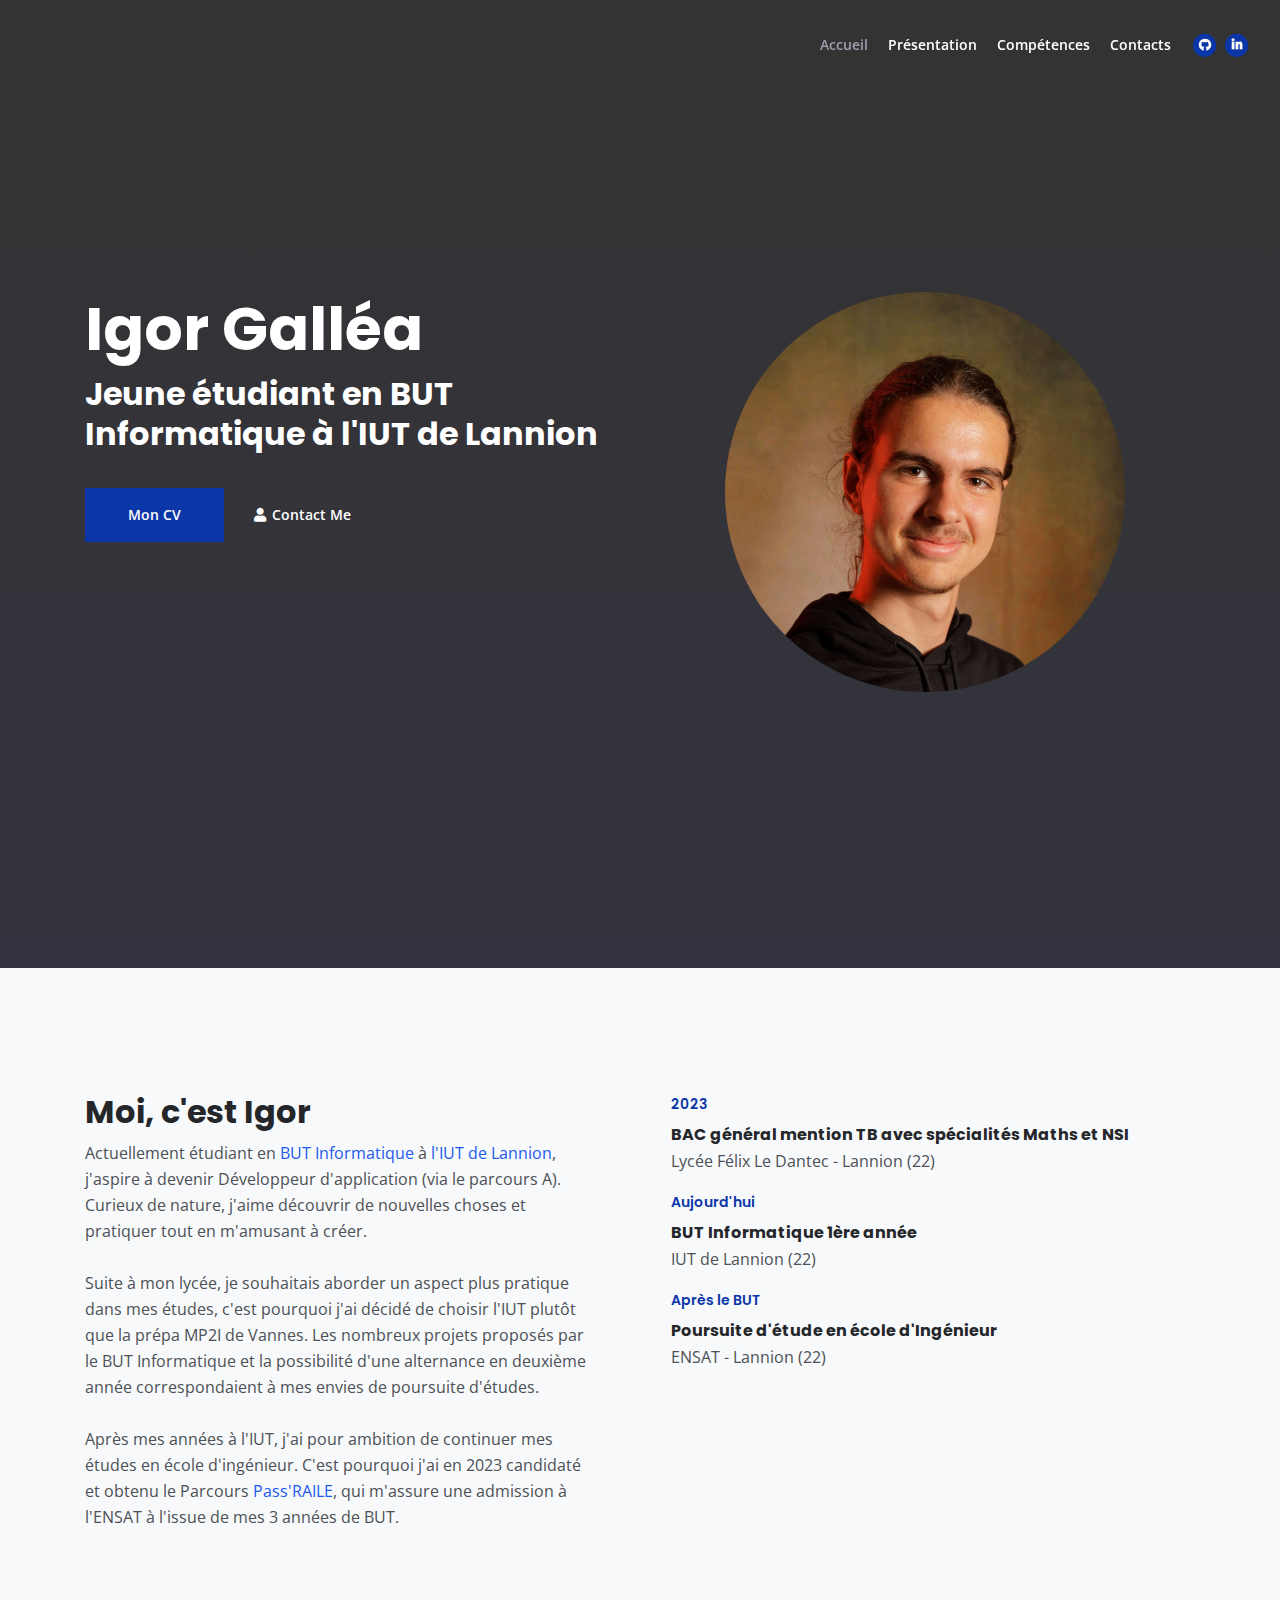
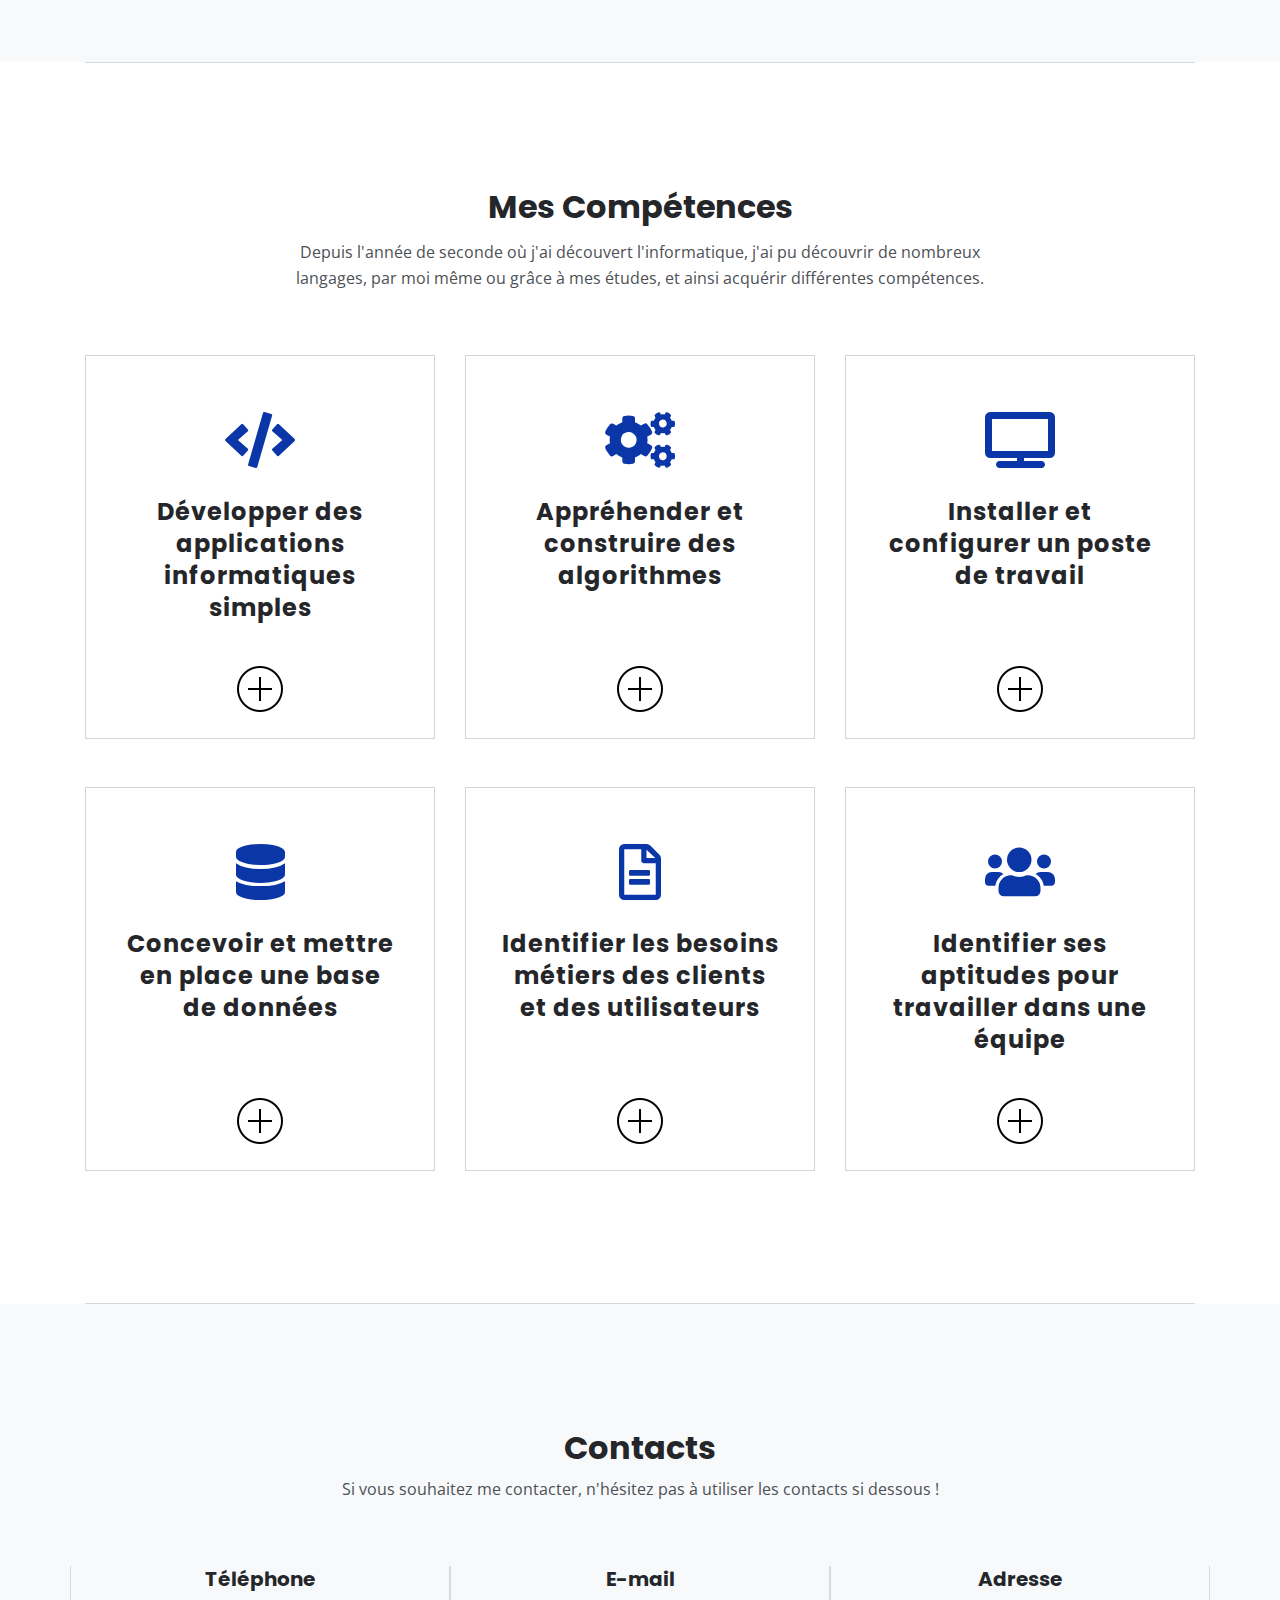
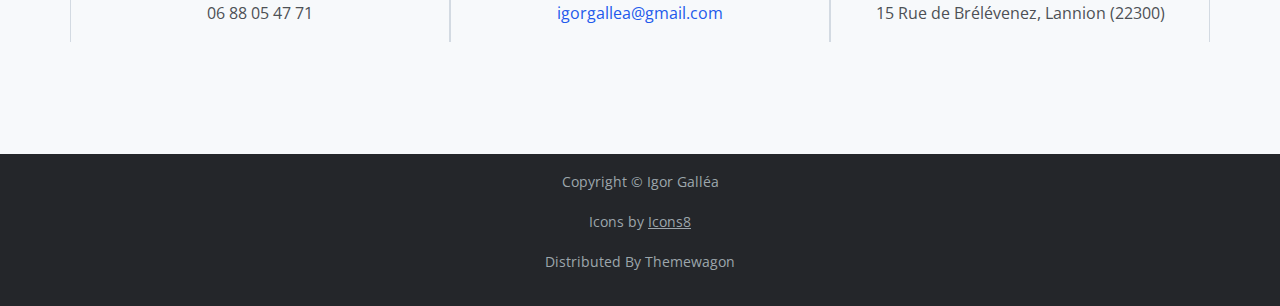
<file: index.html>
<!DOCTYPE html>
<html lang="fr">
<head>
    <meta charset="utf-8">
    <meta name="viewport" content="width=device-width, initial-scale=1, shrink-to-fit=no">
    
    <!-- SEO Meta Tags -->
    <meta name="description" content="Mon portofolio">
    <meta name="author" content="Igor GALLEA">

    <!-- OG Meta Tags to improve the way the post looks when you share the page on Facebook, Twitter, LinkedIn -->
	<meta property="og:site_name" content="" /> <!-- website name -->
	<meta property="og:site" content="" /> <!-- website link -->
	<meta property="og:title" content=""/> <!-- title shown in the actual shared post -->
	<meta property="og:description" content="" /> <!-- description shown in the actual shared post -->
	<meta property="og:image" content="" /> <!-- image link, make sure it's jpg -->
	<meta property="og:url" content="" /> <!-- where do you want your post to link to -->
	<meta name="twitter:card" content="summary_large_image"> <!-- to have large image post format in Twitter -->

    <!-- Webpage Title -->
    <title>Portfolio Igor Galléa</title>
    
    <!-- Styles -->
    <link rel="preconnect" href="https://fonts.gstatic.com">
    <link href="https://fonts.googleapis.com/css2?family=Open+Sans:ital,wght@0,400;0,600;0,700;1,400&family=Poppins:wght@600&display=swap" rel="stylesheet">
    <link href="css/bootstrap.css" rel="stylesheet">
    <link href="css/fontawesome-all.css" rel="stylesheet">
	<link href="css/styles.css" rel="stylesheet">
	
	<!-- Favicon  -->
    <link rel="icon" href="images/I.png">
</head>
<body data-spy="scroll" data-target=".fixed-top">
    
    <!-- Navigation -->
    <nav class="navbar navbar-expand-lg fixed-top navbar-dark">
        <div class="container">
            

            <button class="navbar-toggler p-0 border-0" type="button" data-toggle="offcanvas">
                <span class="navbar-toggler-icon"></span>
            </button>

            <div class="navbar-collapse offcanvas-collapse" id="navbarsExampleDefault">
                <ul class="navbar-nav ml-auto">
                    <li class="nav-item">
                        <a class="nav-link page-scroll" href="#header">Accueil<span class="sr-only">(current)</span></a>
                    </li>
                    <li class="nav-item">
                        <a class="nav-link page-scroll" href="#about">Présentation</a>
                    </li>
                    <li class="nav-item">
                        <a class="nav-link page-scroll" href="#services">Compétences</a>
                    </li>
                    <li class="nav-item">
                        <a class="nav-link page-scroll" href="#contact">Contacts</a>
                    </li>
                </ul>
                <span class="nav-item social-icons">
                    <span class="fa-stack">
                        <a href="https://github.com/Wayhnn">
                            <i class="fas fa-circle fa-stack-2x"></i>
                            <i class="fab fa-github fa-stack-1x"></i>
                        </a>
                    </span>
                    <span class="fa-stack">
                        <a href="https://www.linkedin.com/in/igor-gall%C3%A9a-70b321303/">
                            <i class="fas fa-circle fa-stack-2x"></i>
                            <i class="fab fa-linkedin-in fa-stack-1x"></i>
                        </a>
                    </span>
                </span>
            </div> <!-- end of navbar-collapse -->
        </div> <!-- end of container -->
    </nav> <!-- end of navbar -->
    <!-- end of navigation -->


    <!-- Header -->
    <header id="header" class="header">
        <div class="container">
            <div class="row">
                <div class="col-lg-6">
                    <div class="text-container">
                        <h1 class="h1-large">Igor Galléa</h1>
                        <h2 class="header-desc">Jeune étudiant en BUT Informatique à l'IUT de Lannion</h2>
                        <a class="btn-solid-lg" href="fic/Igor_Gallea_CV.pdf" target="_blank">Mon CV</a>
                        <a class="btn-outline-lg page-scroll" href="#contact"><i class="fas fa-user"></i>Contact Me</a>
                    </div> <!-- end of text-container -->
                </div> <!-- end of col -->
                <div class="col-lg-6">
                    <div class="container">
                        <img src="images/igor-gallea-profil.jpg" alt="Igor Galléa">
                    </div>
                </div> <!-- end of col -->
            </div> <!-- end of row -->
        </div> <!-- end of container -->
    </header> <!-- end of header -->
    <!-- end of header -->


    <!-- About-->
    <div id="about" class="basic-1 bg-gray">
        <div class="container">
            <div class="row">
                <div class="col-lg-6">
                    <div class="text-container first">
                        <h2>Moi, c'est Igor</h2>
                        <p>Actuellement étudiant en <a href="fic/programme.pdf" class="blue no-line" target="_blank">BUT Informatique</a> à <a href="https://iut-lannion.univ-rennes.fr" class="blue no-line" target="_blank">l'IUT de Lannion</a>, j'aspire à devenir Développeur d'application (via le parcours A). 
                            Curieux de nature, j'aime découvrir de nouvelles choses et pratiquer tout en m'amusant à créer.
                            <br>
                            <br>
                            Suite à mon lycée, je souhaitais aborder un aspect plus pratique dans mes études, c'est pourquoi j'ai décidé de choisir l'IUT plutôt que la prépa MP2I de Vannes.
                            Les nombreux projets proposés par le BUT Informatique et la possibilité d'une alternance en deuxième année correspondaient à mes envies de poursuite d'études. 
                            <br>
                            <br>
                            Après mes années à l'IUT, j'ai pour ambition de continuer mes études en école d'ingénieur.
                            C'est pourquoi j'ai en 2023 candidaté et obtenu le Parcours <a href="fic/admission_passraile_igor_gallea.pdf" class="blue no-line" target="_blank">Pass'RAILE</a>, qui m'assure une admission à l'ENSAT à l'issue de mes 3 années de BUT.</p>
                    </div> <!-- end of text-container -->
                </div> <!-- end of col -->
                <div class="col-lg-6">
                    <div class="text-container second">
                        <div class="time">2023</div>
                        <h6>BAC général mention TB avec spécialités
                            Maths et NSI</h6>
                        <p>Lycée Félix Le Dantec - Lannion (22)</p>

                        <div class="time">Aujourd'hui</div>
                        <h6>BUT Informatique 1ère année</h6>
                        <p>IUT de Lannion (22)</p>

                        <div class="time">Après le BUT</div>
                        <h6>Poursuite d'étude en école d'Ingénieur</h6>
                        <p><a href="admission_passraile_igor_gallea.pdf" class="no-line" target="_blank">ENSAT</a> - Lannion (22)</p>
                    </div> <!-- end of text-container -->
                </div> <!-- end of col -->
            </div> <!-- end of row -->
        </div> <!-- end of container -->
    </div> <!-- end of basic-1 -->
    <!-- end of about -->

    

    <!-- Section Divider -->
    <div class="container">
        <div class="row">
            <div class="col-lg-12">
                <hr class="section-divider">
            </div> <!-- end of col -->
        </div> <!-- end of row -->
    </div> <!-- end of container -->
    <!-- end of section divider -->

    <!-- Services -->
    <div id="services" class="basic-2">
        <div class="container">
            <div class="row">
                <div class="col-lg-12">
                    <h2 class="h2-heading">Mes Compétences</h2>
                    <p class="p-heading">Depuis l'année de seconde où j'ai découvert l'informatique, j'ai pu découvrir de nombreux langages, par moi même ou grâce à mes études, et ainsi acquérir différentes compétences.<p>
                </div> <!-- end of col -->
            </div> <!-- end of row -->
            <div class="row">
                <div class="col-lg-4">
                    <div class="text-box">
                        <i class="fas fa-code"></i>
                        <h4>Développer des applications informatiques simples</h4>
                        <a href="competence1.html"><img src="images/icons8-plus-50.png"> </a>
                    </div> <!-- end of text-box -->
                </div> <!-- end of col -->
                <div class="col-lg-4">
                    <div class="text-box">
                        <i class="fas fa-cogs"></i>
                        <h4>Appréhender et construire des algorithmes</h4>
                        <a href="competence2.html"><img src="images/icons8-plus-50.png"> </a>
                    </div> <!-- end of text-box -->
                </div> <!-- end of col -->
                <div class="col-lg-4">
                    <div class="text-box">
                        <i class="fas fa-tv"></i>
                        <h4>Installer et configurer un poste de travail</h4>
                        <a href="competence3.html"><img src="images/icons8-plus-50.png"> </a>
                    </div> <!-- end of text-box -->
                </div> <!-- end of col -->
                <div class="col-lg-4">
                    <div class="text-box">
                        <i class="fas fa-database"></i>
                        <h4>Concevoir et mettre en place une base de données</h4>
                        <a href="competence4.html"><img src="images/icons8-plus-50.png"> </a>
                    </div> <!-- end of text-box -->
                </div> <!-- end of col -->
                <div class="col-lg-4">
                    <div class="text-box">
                        <i class="far fa-file-alt"></i>
                        <h4>Identifier les besoins métiers des clients et des utilisateurs</h4>
                        <a href="competence5.html"><img src="images/icons8-plus-50.png"> </a>
                    </div> <!-- end of text-box -->
                </div> <!-- end of col -->
                <div class="col-lg-4">
                    <div class="text-box">
                        <i class="fas fa-users"></i>
                        <h4>Identifier ses aptitudes pour travailler dans une équipe</h4>
                        <a href="competence6.html"><img src="images/icons8-plus-50.png"> </a>
                    </div> <!-- end of text-box -->
                </div> <!-- end of col -->
            </div> <!-- end of row -->
        </div> <!-- end of container -->
    </div> <!-- end of basic-2 -->
    <!-- end of services -->

    

    <!-- Section Divider -->
    <div class="container">
        <div class="row">
            <div class="col-lg-12">
                <hr class="section-divider">
            </div> <!-- end of col -->
        </div> <!-- end of row -->
    </div> <!-- end of container -->
    <!-- end of section divider -->

    <!-- Contact -->
    <div id="contact" class="form-1 bg-gray">
        <div class="container">
            <div class="row">
                <div class="col-lg-12">
                    <h2>Contacts</h2>
                    <p class="p-heading">Si vous souhaitez me contacter, n'hésitez pas à utiliser les contacts si dessous !</p>
                </div> <!-- end of col -->
            </div> <!-- end of row -->
            <div class="row">
                <div class="col-lg-4">
                    <h5>Téléphone</h5>
                    <p>06 88 05 47 71</p>
                </div> <!-- end of col -->
                <div class="col-lg-4">
                    <h5>E-mail</h5>
                    <p><a href="mailto:igorgallea@gmail.com" class="blue no-line">igorgallea@gmail.com</a></p>
                </div>
                <div class="col-lg-4">
                    <h5>Adresse</h5>
                    <p>15 Rue de Brélévenez, Lannion (22300)</p>
                </div>
            </div> <!-- end of row -->
        </div> <!-- end of container -->
    </div> <!-- end of form-1 -->  
    <!-- end of contact -->
 
    <!-- Copyright -->
    <div class="copyright bg-gray">
        <div class="container">
            <div class="row">
                <div class="col-lg-12">
                    <p class="p-small">Copyright © <a class="no-line" href="#your-link">Igor Galléa</a></p>
                </div> <!-- end of col -->
            </div> <!-- enf of row -->
        </div> <!-- end of container -->

        <div class="container">
            <div class="row">
                <div class="col-lg-12">
                    <p class="p-small">Icons by <a target="_blank" href="https://icons8.com">Icons8</a></p>
                    <p class="p-small">Distributed By <a class="no-line" href="https://themewagon.com/">Themewagon</a></p>
                </div> <!-- end of col -->
            </div> <!-- enf of row -->
        </div> <!-- end of container -->
         
    </div> <!-- end of copyright --> 
    <!-- end of copyright -->
    
    	
    <!-- Scripts -->
    <script src="js/jquery.min.js"></script> <!-- jQuery for Bootstrap's JavaScript plugins -->
    <script src="js/bootstrap.min.js"></script> <!-- Bootstrap framework -->
    <script src="js/jquery.easing.min.js"></script> <!-- jQuery Easing for smooth scrolling between anchors -->
    <script src="js/scripts.js"></script> <!-- Custom scripts -->
</body>
</html>
</file>
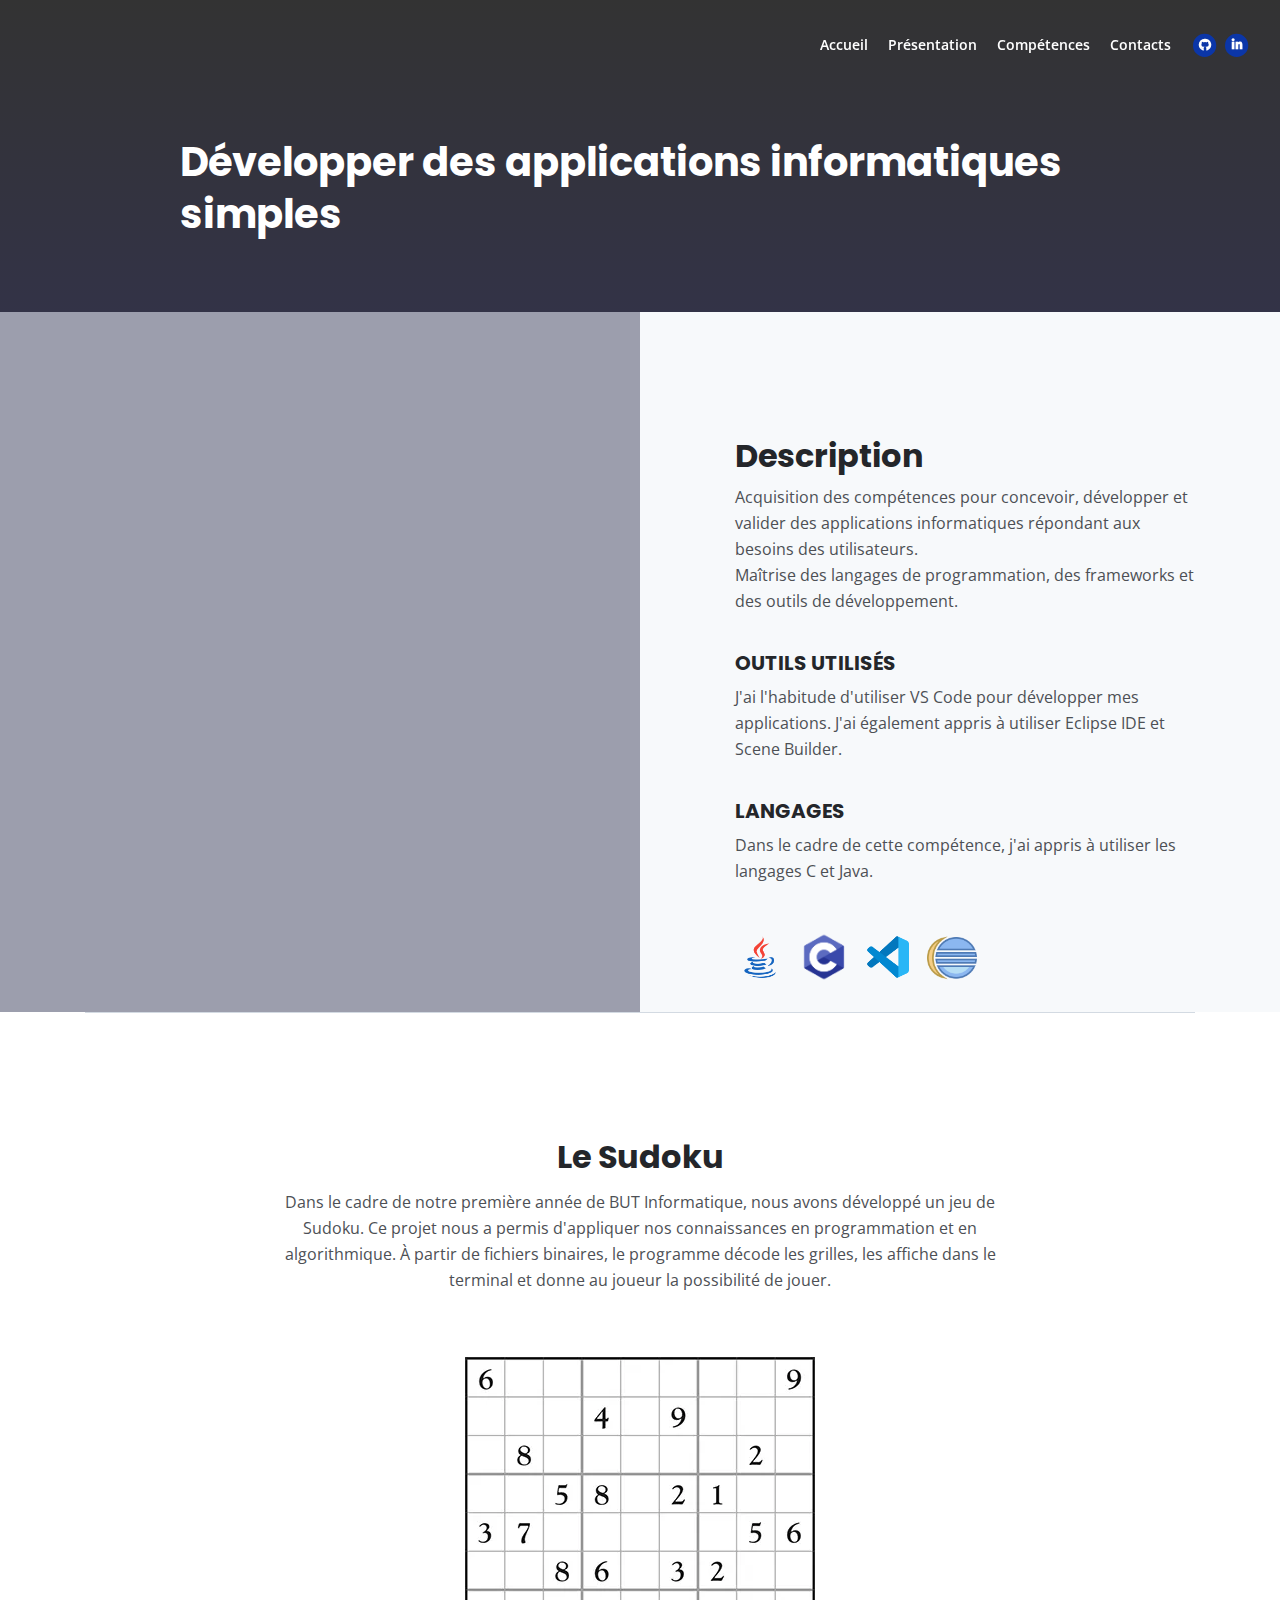
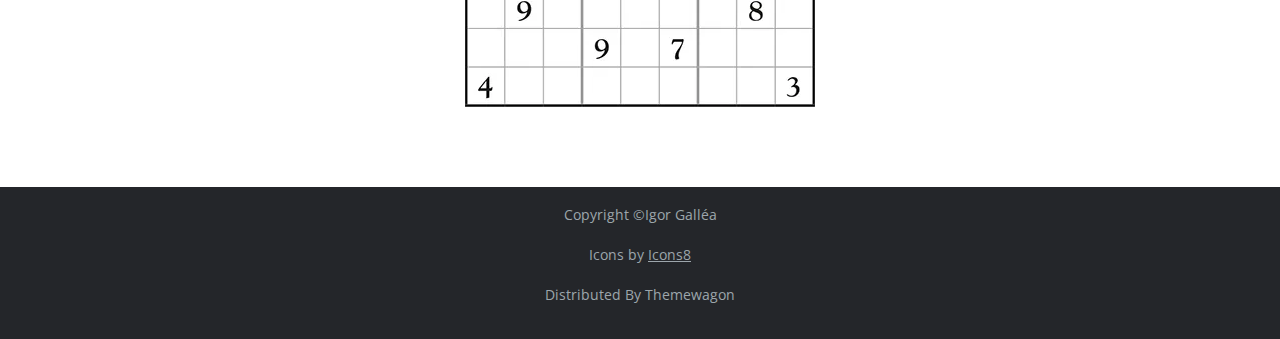
<file: competence1.html>
<!DOCTYPE html>
<html lang="en">
<head>
    <meta charset="utf-8">
    <meta name="viewport" content="width=device-width, initial-scale=1, shrink-to-fit=no">
    
    <!-- SEO Meta Tags -->
    <meta name="description" content="Your description">
    <meta name="author" content="Your name">

    <!-- OG Meta Tags to improve the way the post looks when you share the page on Facebook, Twitter, LinkedIn -->
	<meta property="og:site_name" content="" /> <!-- website name -->
	<meta property="og:site" content="" /> <!-- website link -->
	<meta property="og:title" content=""/> <!-- title shown in the actual shared post -->
	<meta property="og:description" content="" /> <!-- description shown in the actual shared post -->
	<meta property="og:image" content="" /> <!-- image link, make sure it's jpg -->
	<meta property="og:url" content="" /> <!-- where do you want your post to link to -->
	<meta name="twitter:card" content="summary_large_image"> <!-- to have large image post format in Twitter -->

    <!-- Webpage Title -->
    <title>Développer des applications</title>
    
    <!-- Styles -->
    <link rel="preconnect" href="https://fonts.gstatic.com">
    <link href="https://fonts.googleapis.com/css2?family=Open+Sans:ital,wght@0,400;0,600;0,700;1,400&family=Poppins:wght@600&display=swap" rel="stylesheet">
    <link href="css/bootstrap.css" rel="stylesheet">
    <link href="css/fontawesome-all.css" rel="stylesheet">
	<link href="css/styles.css" rel="stylesheet">
    <link href="css/competence.css" rel="stylesheet">
	
	<!-- Favicon  -->
    <link rel="icon" href="images/I.png">
</head>
<body data-spy="scroll" data-target=".fixed-top">
    
    <!-- Navigation -->
    <nav class="navbar navbar-expand-lg fixed-top navbar-dark">
        <div class="container">

            <button class="navbar-toggler p-0 border-0" type="button" data-toggle="offcanvas">
                <span class="navbar-toggler-icon"></span>
            </button>

            <div class="navbar-collapse offcanvas-collapse" id="navbarsExampleDefault">
                <ul class="navbar-nav ml-auto">
                    <li class="nav-item">
                        <a class="nav-link page-scroll" href="index.html#header">Accueil<span class="sr-only">(current)</span></a>
                    </li>
                    <li class="nav-item">
                        <a class="nav-link page-scroll" href="index.html#about">Présentation</a>
                    </li>
                    <li class="nav-item">
                        <a class="nav-link page-scroll" href="index.html#services">Compétences</a>
                    </li>
                    <li class="nav-item">
                        <a class="nav-link page-scroll" href="index.html#contact">Contacts</a>
                    </li>
                </ul>
                <span class="nav-item social-icons">
                    <span class="fa-stack">
                        <a href="https://github.com/Wayhnn">
                            <i class="fas fa-circle fa-stack-2x"></i>
                            <i class="fab fa-github fa-stack-1x"></i>
                        </a>
                    </span>
                    <span class="fa-stack">
                        <a href="https://www.linkedin.com/in/igor-gall%C3%A9a-70b321303/">
                            <i class="fas fa-circle fa-stack-2x"></i>
                            <i class="fab fa-linkedin-in fa-stack-1x"></i>
                        </a>
                    </span>
                </span>
            </div> <!-- end of navbar-collapse -->
        </div> <!-- end of container -->
    </nav> <!-- end of navbar -->
    <!-- end of navigation -->


    <!-- Header -->
    <header class="ex-header">
        <div class="container">
            <div class="row">
                <div class="col-xl-10 offset-xl-1">
                    <h1>Développer des applications informatiques simples</h1>
                </div> <!-- end of col -->
            </div> <!-- end of row -->
        </div> <!-- end of container -->
    </header> <!-- end of ex-header -->
    <!-- end of header -->

    <!-- Details -->
     
    <div class="basic-2 bg-gray">
        <div class="split">
            <div class="area-1">
                <div class="container"></div>
            </div><div class="area-2 ">
                <div class="container">    
                    <div class="row">
                        <div class="col-lg-12">     
                            
                            <!-- Text Container -->
                            <div class="text-container">
                                <h2>Description</h2>
                                <p>Acquisition des compétences pour concevoir, développer et valider des applications informatiques répondant aux besoins des utilisateurs.
                                    <br>Maîtrise des langages de programmation, des frameworks et des outils de développement.</p>
                                <h5>OUTILS UTILISÉS</h5>
                                <p>J'ai l'habitude d'utiliser VS Code pour développer mes applications. J'ai également appris à utiliser Eclipse IDE et Scene Builder.</p>
                                <h5>LANGAGES</h5>
                                <p>Dans le cadre de cette compétence, j'ai appris à utiliser les langages C et Java.</p>                                
                                
                                <div class="icons-container">
                                    <img src="images/icon-java-96.png" alt="alternative">
                                    <img src="images/icon-C.png" alt="alternative">
                                    <img src="images/icon-visual-studio-code-96.png" alt="alternative">
                                    <img src="images/icon-java-eclipse-80.png" alt="alternative">
                                </div> <!-- end of icons-container -->
                            </div> <!-- end of text-container -->
                            <!-- end of text container -->

                        </div> <!-- end of col -->
                    </div> <!-- end of row -->
                </div> <!-- end of container -->
            </div> <!-- end of area-2 -->
        </div> <!-- end of split -->
        <!-- end of details -->
    </div>

    <!-- Section Divider -->
    <div class="container">
        <div class="row">
            <div class="col-lg-12">
                <hr class="section-divider">
            </div> <!-- end of col -->
        </div> <!-- end of row -->
    </div> <!-- end of container -->
    <!-- end of section divider -->

    <!-- Projet 1 -->
    <div id="projects" class="basic-3">
        <div class="container">
            <div class="row">
                <div class="col-lg-12">
                    <div class="text-container">
                        <div class="col-lg-12">
                            <h2 class="h2-heading">Le Sudoku</h2>
                            <p class="p-heading">Dans le cadre de notre première année de BUT Informatique, nous avons développé un jeu de Sudoku. Ce projet nous a permis d'appliquer nos connaissances en programmation et en algorithmique. À partir de fichiers binaires, le programme décode les grilles, les affiche dans le terminal et donne au joueur la possibilité de jouer.</p>
                        </div> <!-- end of col -->                        
                        <div class="image-container">
                            <a href="https://github.com/Wayhnn/SAE-101">
                                <img class="img-fluid" src="images/sudoku-grille-vide.webp" alt="alternative">
                            </a>
                        </div> <!-- end of image-container -->
                    </div> <!-- end of text-container -->
                </div> <!-- end of col -->
            </div> <!-- end of row -->
        </div> <!-- end of container -->
    </div> <!-- end of basic-3 -->
    <!-- end of projects -->

    <!-- Copyright -->
    <div class="copyright bg-gray">
        <div class="container">
            <div class="row">
                <div class="col-lg-12">
                    <p class="p-small">Copyright ©<a class="no-line" href="#your-link">Igor Galléa</a></p>
                </div> <!-- end of col -->
            </div> <!-- enf of row -->
        </div> <!-- end of container -->

        <div class="container">
            <div class="row">
                <div class="col-lg-12">
                    <p class="p-small">Icons by <a target="_blank" href="https://icons8.com">Icons8</a></p>
                    <p class="p-small">Distributed By <a class="no-line" href="https://themewagon.com/">Themewagon</a></p>
                </div> <!-- end of col -->
            </div> <!-- enf of row -->
        </div> <!-- end of container -->
        
    </div> <!-- end of copyright --> 
    <!-- end of copyright -->
    
    	
    <!-- Scripts -->
    <script src="js/jquery.min.js"></script> <!-- jQuery for Bootstrap's JavaScript plugins -->
    <script src="js/bootstrap.min.js"></script> <!-- Bootstrap framework -->
    <script src="js/jquery.easing.min.js"></script> <!-- jQuery Easing for smooth scrolling between anchors -->
    <script src="js/scripts.js"></script> <!-- Custom scripts -->
</body>
</html>
</file>
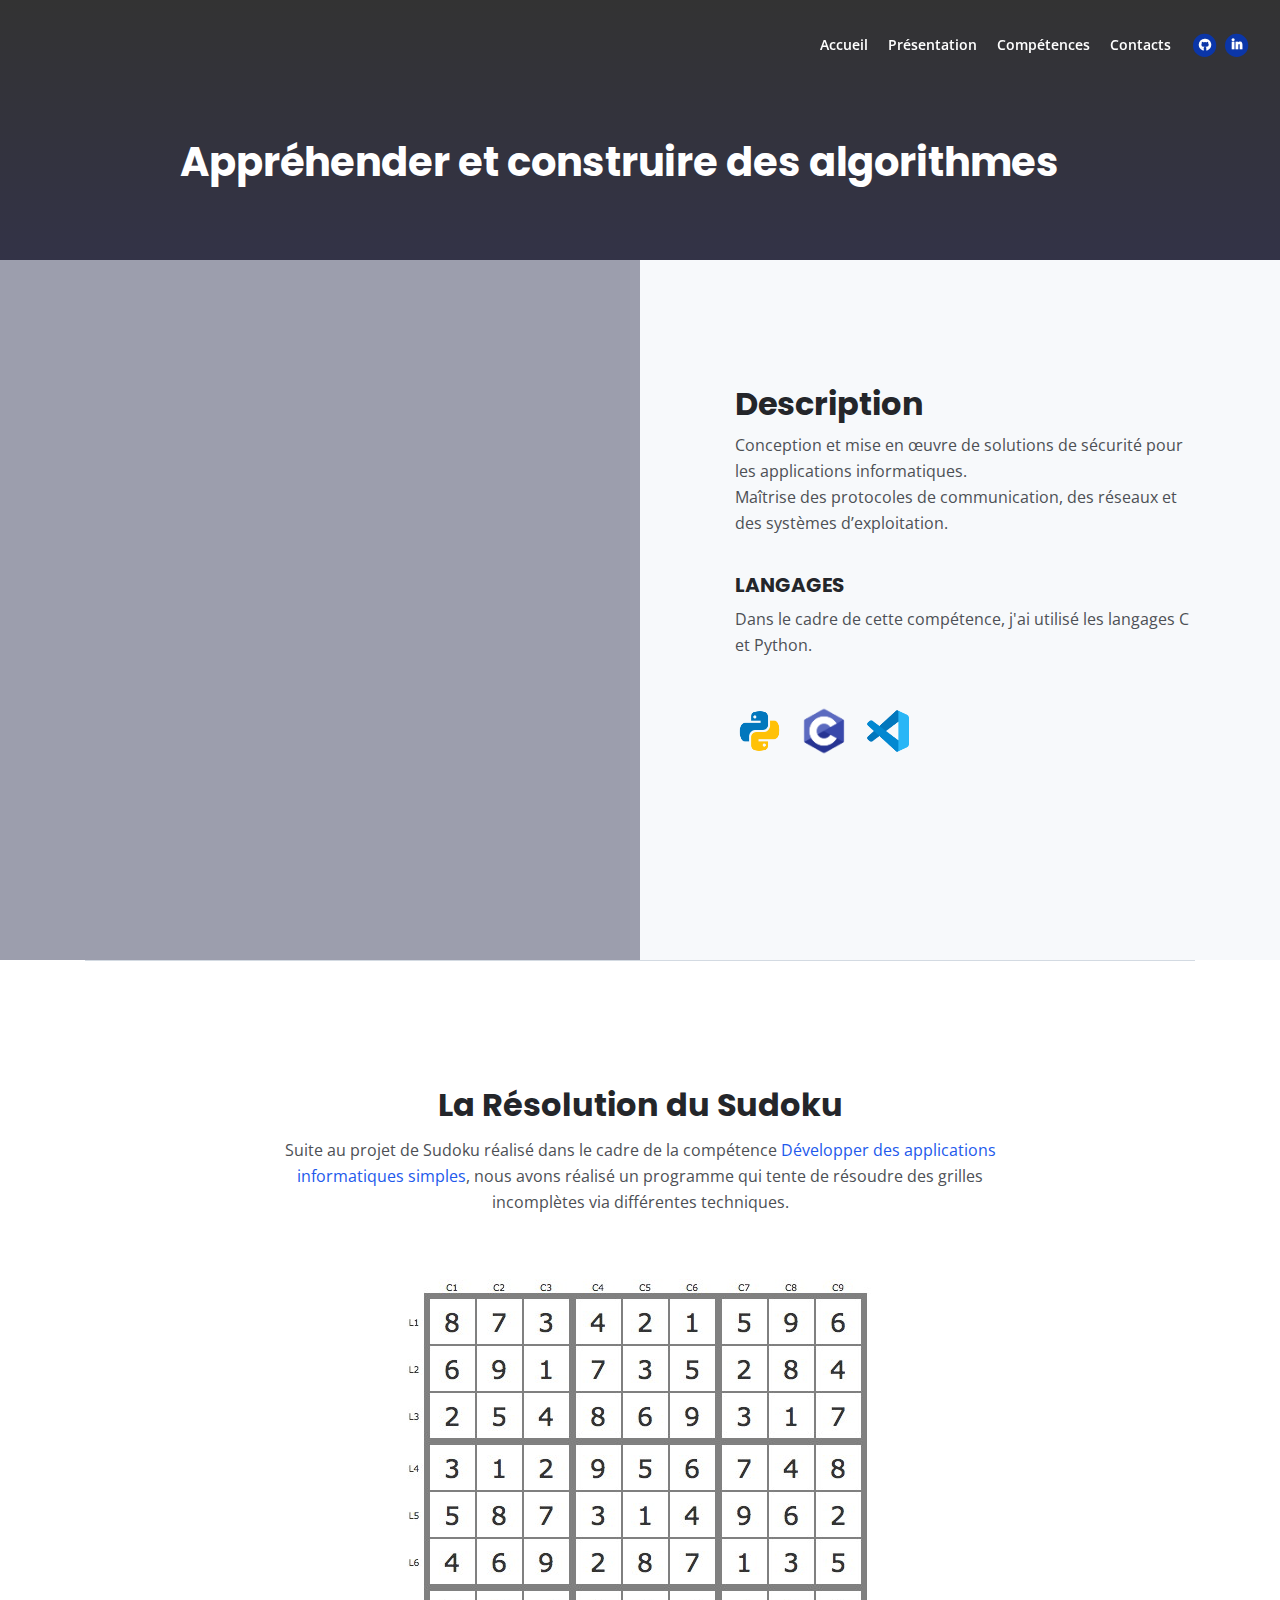
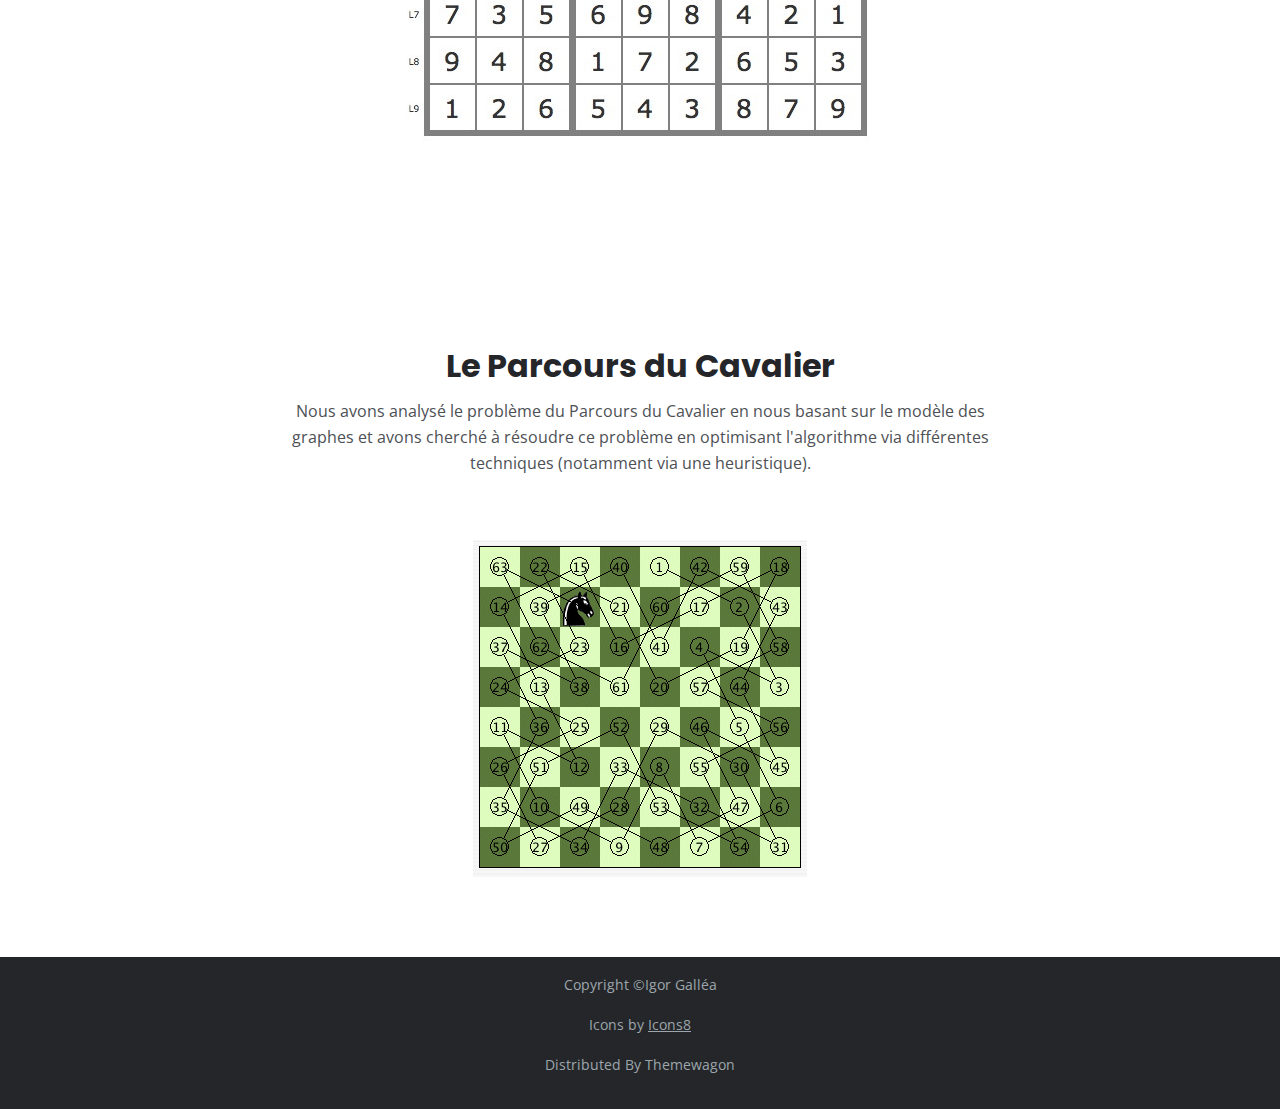
<file: competence2.html>
<!DOCTYPE html>
<html lang="en">
<head>
    <meta charset="utf-8">
    <meta name="viewport" content="width=device-width, initial-scale=1, shrink-to-fit=no">
    
    <!-- SEO Meta Tags -->
    <meta name="description" content="Your description">
    <meta name="author" content="Your name">

    <!-- OG Meta Tags to improve the way the post looks when you share the page on Facebook, Twitter, LinkedIn -->
	<meta property="og:site_name" content="" /> <!-- website name -->
	<meta property="og:site" content="" /> <!-- website link -->
	<meta property="og:title" content=""/> <!-- title shown in the actual shared post -->
	<meta property="og:description" content="" /> <!-- description shown in the actual shared post -->
	<meta property="og:image" content="" /> <!-- image link, make sure it's jpg -->
	<meta property="og:url" content="" /> <!-- where do you want your post to link to -->
	<meta name="twitter:card" content="summary_large_image"> <!-- to have large image post format in Twitter -->

    <!-- Webpage Title -->
    <title>Construire des Algorithmes</title>
    
    <!-- Styles -->
    <link rel="preconnect" href="https://fonts.gstatic.com">
    <link href="https://fonts.googleapis.com/css2?family=Open+Sans:ital,wght@0,400;0,600;0,700;1,400&family=Poppins:wght@600&display=swap" rel="stylesheet">
    <link href="css/bootstrap.css" rel="stylesheet">
    <link href="css/fontawesome-all.css" rel="stylesheet">
	<link href="css/styles.css" rel="stylesheet">
    <link href="css/competence.css" rel="stylesheet">
	
	<!-- Favicon  -->
    <link rel="icon" href="images/I.png">
</head>
<body data-spy="scroll" data-target=".fixed-top">
    
    <!-- Navigation -->
    <nav class="navbar navbar-expand-lg fixed-top navbar-dark">
        <div class="container">

            <button class="navbar-toggler p-0 border-0" type="button" data-toggle="offcanvas">
                <span class="navbar-toggler-icon"></span>
            </button>

            <div class="navbar-collapse offcanvas-collapse" id="navbarsExampleDefault">
                <ul class="navbar-nav ml-auto">
                    <li class="nav-item">
                        <a class="nav-link page-scroll" href="index.html#header">Accueil<span class="sr-only">(current)</span></a>
                    </li>
                    <li class="nav-item">
                        <a class="nav-link page-scroll" href="index.html#about">Présentation</a>
                    </li>
                    <li class="nav-item">
                        <a class="nav-link page-scroll" href="index.html#services">Compétences</a>
                    </li>
                    <li class="nav-item">
                        <a class="nav-link page-scroll" href="index.html#contact">Contacts</a>
                    </li>
                </ul>
                <span class="nav-item social-icons">
                    <span class="fa-stack">
                        <a href="https://github.com/Wayhnn">
                            <i class="fas fa-circle fa-stack-2x"></i>
                            <i class="fab fa-github fa-stack-1x"></i>
                        </a>
                    </span>
                    <span class="fa-stack">
                        <a href="https://www.linkedin.com/in/igor-gall%C3%A9a-70b321303/">
                            <i class="fas fa-circle fa-stack-2x"></i>
                            <i class="fab fa-linkedin-in fa-stack-1x"></i>
                        </a>
                    </span>
                </span>
            </div> <!-- end of navbar-collapse -->
        </div> <!-- end of container -->
    </nav> <!-- end of navbar -->
    <!-- end of navigation -->


    <!-- Header -->
    <header class="ex-header">
        <div class="container">
            <div class="row">
                <div class="col-xl-10 offset-xl-1">
                    <h1>Appréhender et construire des algorithmes</h1>
                </div> <!-- end of col -->
            </div> <!-- end of row -->
        </div> <!-- end of container -->
    </header> <!-- end of ex-header -->
    <!-- end of header -->

    <!-- Details -->
     
    <div class="basic-2 bg-gray">
        <div class="split">
            <div class="area-1">
                <div class="container"></div>
            </div><div class="area-2 ">
                <div class="container">    
                    <div class="row">
                        <div class="col-lg-12">     
                            
                            <!-- Text Container -->
                            <div class="text-container">
                                <h2>Description</h2>
                                <p>Conception et mise en œuvre de solutions de sécurité pour les applications informatiques.
                                    <br>Maîtrise des protocoles de communication, des réseaux et des systèmes d’exploitation.</p>
                                <h5>LANGAGES</h5>
                                <p>Dans le cadre de cette compétence, j'ai utilisé les langages C et Python.</p>                                
                                
                                <div class="icons-container">
                                    <img src="images/icon-python-96.png" alt="alternative">
                                    <img src="images/icon-C.png" alt="alternative">
                                    <img src="images/icon-visual-studio-code-96.png" alt="alternative">
                                </div> <!-- end of icons-container -->
                            </div> <!-- end of text-container -->
                            <!-- end of text container -->

                        </div> <!-- end of col -->
                    </div> <!-- end of row -->
                </div> <!-- end of container -->
            </div> <!-- end of area-2 -->
        </div> <!-- end of split -->
        <!-- end of details -->
    </div>

    <!-- Section Divider -->
    <div class="container">
        <div class="row">
            <div class="col-lg-12">
                <hr class="section-divider">
            </div> <!-- end of col -->
        </div> <!-- end of row -->
    </div> <!-- end of container -->
    <!-- end of section divider -->

    <!-- Projet 1 -->
    <div id="projects" class="basic-3">
        <div class="container">
            <div class="row">
                <div class="col-lg-12">
                    <div class="text-container">
                        <div class="col-lg-12">
                            <h2 class="h2-heading">La Résolution du Sudoku</h2>
                            <p class="p-heading">Suite au projet de Sudoku réalisé dans le cadre de la compétence <a href="competence1.html" class="blue no-line">Développer des applications informatiques simples</a>, nous avons réalisé un programme qui tente de résoudre des grilles incomplètes via différentes techniques.</p>
                        </div> <!-- end of col -->                        
                        <div class="image-container">
                            <a href="https://github.com/Wayhnn/SAE-102">
                                <img class="img-fluid" src="images/sudoku-resolu.jpg" alt="alternative">
                            </a>
                        </div> <!-- end of image-container -->
                    </div> <!-- end of text-container -->
                </div> <!-- end of col -->
            </div> <!-- end of row -->
        </div> <!-- end of container -->
    </div> <!-- end of basic-3 -->
    <!-- end of projects -->

    <!-- Projet 1 -->
    <div id="projects" class="basic-3">
        <div class="container">
            <div class="row">
                <div class="col-lg-12">
                    <div class="text-container">
                        <div class="col-lg-12">
                            <h2 class="h2-heading">Le Parcours du Cavalier</h2>
                            <p class="p-heading">Nous avons analysé le problème du Parcours du Cavalier en nous basant sur le modèle des graphes et avons cherché à résoudre ce problème en optimisant l'algorithme via différentes techniques (notamment via une heuristique).</p>
                        </div> <!-- end of col -->                        
                        <div class="image-container">
                            <a href="https://github.com/Wayhnn/SAE-202">
                                <img class="img-fluid" src="images/Parcours-Cavalier.png" alt="alternative">
                            </a>
                        </div> <!-- end of image-container -->
                    </div> <!-- end of text-container -->
                </div> <!-- end of col -->
            </div> <!-- end of row -->
        </div> <!-- end of container -->
    </div> <!-- end of basic-3 -->
    <!-- end of projects -->

    <!-- Copyright -->
    <div class="copyright bg-gray">
        <div class="container">
            <div class="row">
                <div class="col-lg-12">
                    <p class="p-small">Copyright ©<a class="no-line" href="#your-link">Igor Galléa</a></p>
                </div> <!-- end of col -->
            </div> <!-- enf of row -->
        </div> <!-- end of container -->

        <div class="container">
            <div class="row">
                <div class="col-lg-12">
                    <p class="p-small">Icons by <a target="_blank" href="https://icons8.com">Icons8</a></p>
                    <p class="p-small">Distributed By <a class="no-line" href="https://themewagon.com/">Themewagon</a></p>
                </div> <!-- end of col -->
            </div> <!-- enf of row -->
        </div> <!-- end of container -->
        
    </div> <!-- end of copyright --> 
    <!-- end of copyright -->
    
    	
    <!-- Scripts -->
    <script src="js/jquery.min.js"></script> <!-- jQuery for Bootstrap's JavaScript plugins -->
    <script src="js/bootstrap.min.js"></script> <!-- Bootstrap framework -->
    <script src="js/jquery.easing.min.js"></script> <!-- jQuery Easing for smooth scrolling between anchors -->
    <script src="js/scripts.js"></script> <!-- Custom scripts -->
</body>
</html>
</file>
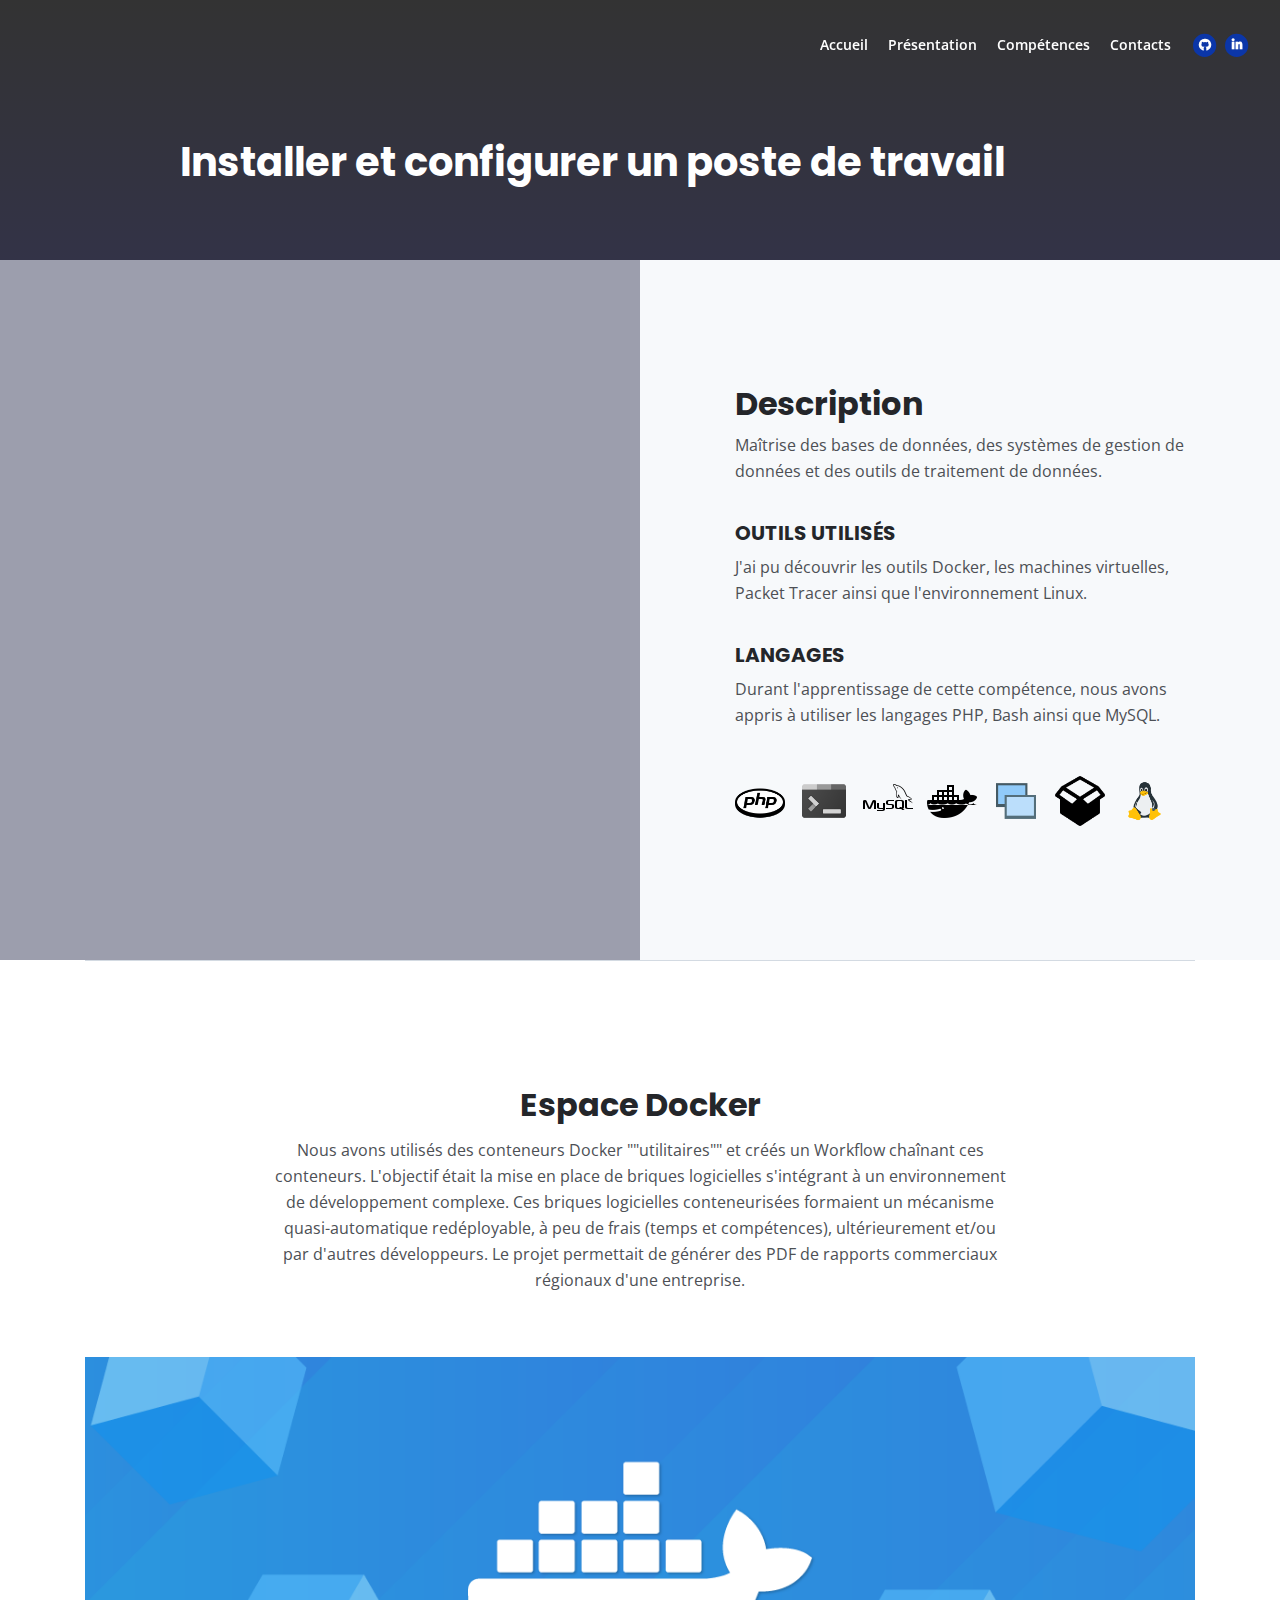
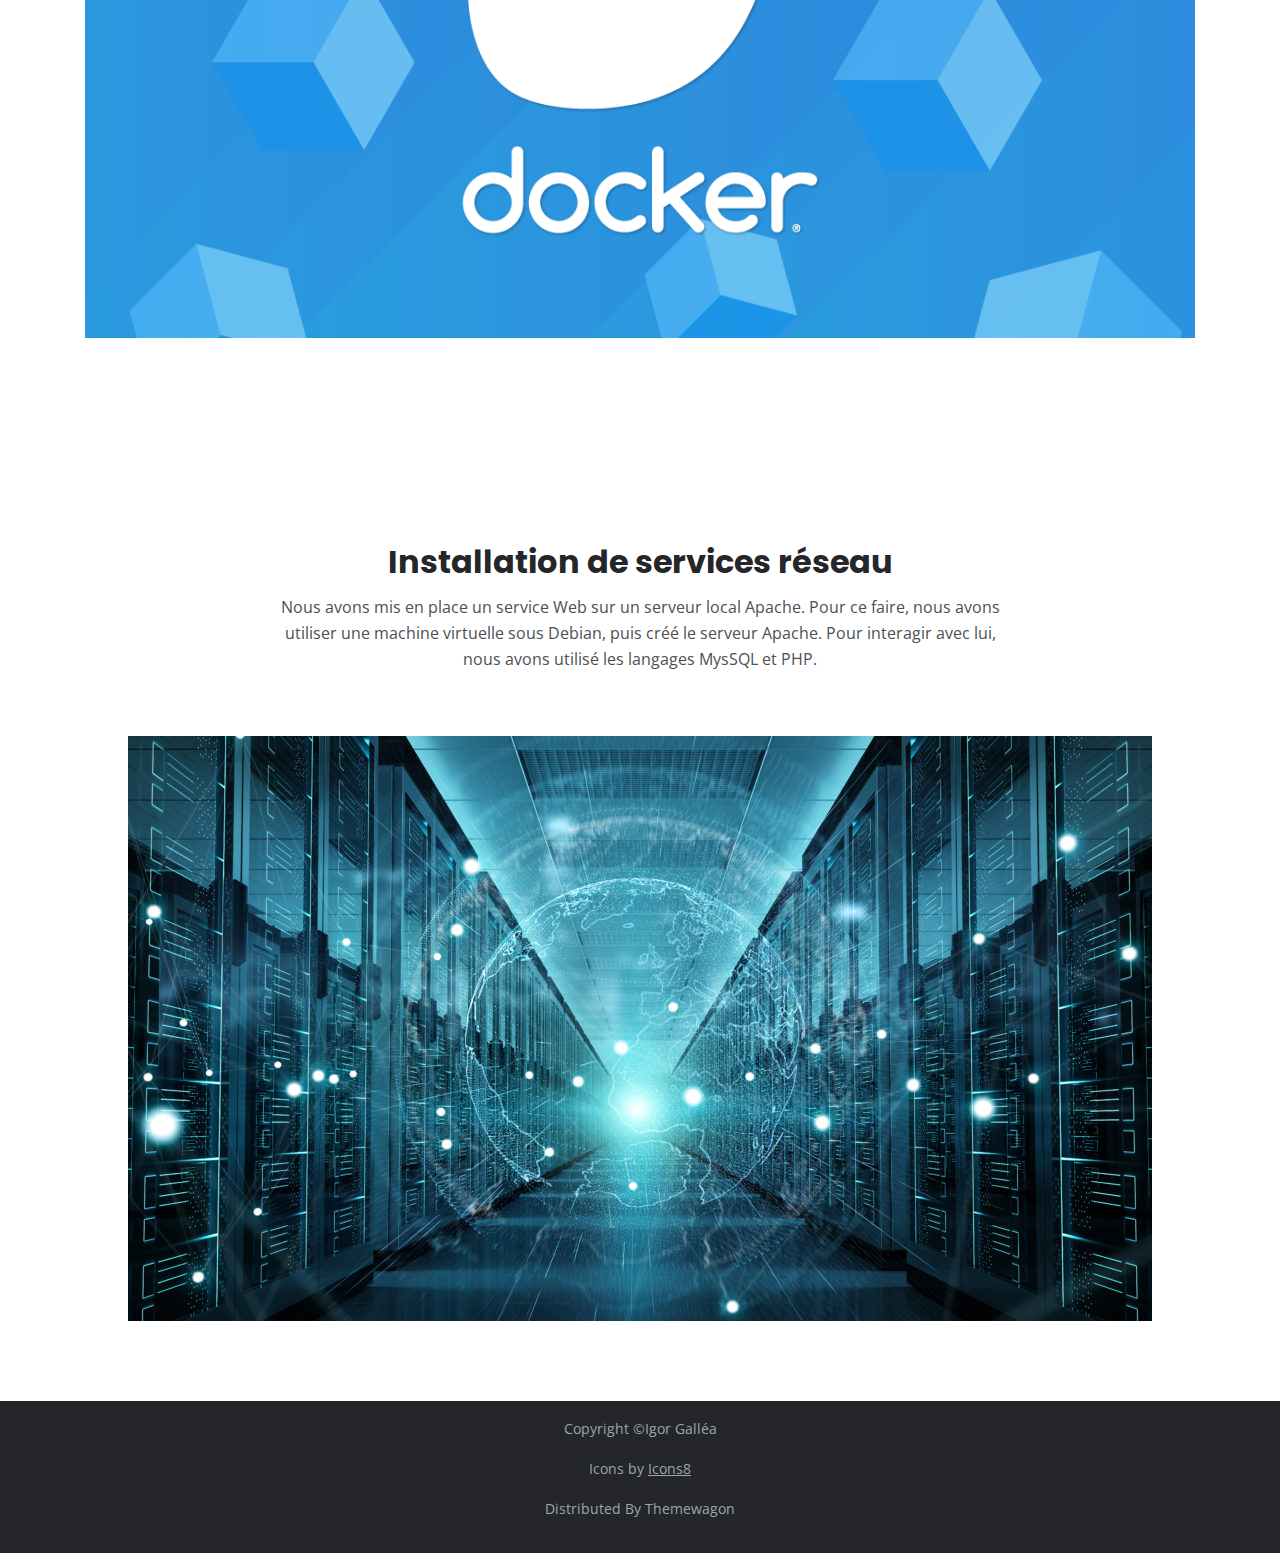
<file: competence3.html>
<!DOCTYPE html>
<html lang="en">
<head>
    <meta charset="utf-8">
    <meta name="viewport" content="width=device-width, initial-scale=1, shrink-to-fit=no">
    
    <!-- SEO Meta Tags -->
    <meta name="description" content="Your description">
    <meta name="author" content="Your name">

    <!-- OG Meta Tags to improve the way the post looks when you share the page on Facebook, Twitter, LinkedIn -->
	<meta property="og:site_name" content="" /> <!-- website name -->
	<meta property="og:site" content="" /> <!-- website link -->
	<meta property="og:title" content=""/> <!-- title shown in the actual shared post -->
	<meta property="og:description" content="" /> <!-- description shown in the actual shared post -->
	<meta property="og:image" content="" /> <!-- image link, make sure it's jpg -->
	<meta property="og:url" content="" /> <!-- where do you want your post to link to -->
	<meta name="twitter:card" content="summary_large_image"> <!-- to have large image post format in Twitter -->

    <!-- Webpage Title -->
    <title>Développer des applications</title>
    
    <!-- Styles -->
    <link rel="preconnect" href="https://fonts.gstatic.com">
    <link href="https://fonts.googleapis.com/css2?family=Open+Sans:ital,wght@0,400;0,600;0,700;1,400&family=Poppins:wght@600&display=swap" rel="stylesheet">
    <link href="css/bootstrap.css" rel="stylesheet">
    <link href="css/fontawesome-all.css" rel="stylesheet">
	<link href="css/styles.css" rel="stylesheet">
    <link href="css/competence.css" rel="stylesheet">
	
	<!-- Favicon  -->
    <link rel="icon" href="images/I.png">
</head>
<body data-spy="scroll" data-target=".fixed-top">
    
    <!-- Navigation -->
    <nav class="navbar navbar-expand-lg fixed-top navbar-dark">
        <div class="container">

            <button class="navbar-toggler p-0 border-0" type="button" data-toggle="offcanvas">
                <span class="navbar-toggler-icon"></span>
            </button>

            <div class="navbar-collapse offcanvas-collapse" id="navbarsExampleDefault">
                <ul class="navbar-nav ml-auto">
                    <li class="nav-item">
                        <a class="nav-link page-scroll" href="index.html#header">Accueil<span class="sr-only">(current)</span></a>
                    </li>
                    <li class="nav-item">
                        <a class="nav-link page-scroll" href="index.html#about">Présentation</a>
                    </li>
                    <li class="nav-item">
                        <a class="nav-link page-scroll" href="index.html#services">Compétences</a>
                    </li>
                    <li class="nav-item">
                        <a class="nav-link page-scroll" href="index.html#contact">Contacts</a>
                    </li>
                </ul>
                <span class="nav-item social-icons">
                    <span class="fa-stack">
                        <a href="https://github.com/Wayhnn">
                            <i class="fas fa-circle fa-stack-2x"></i>
                            <i class="fab fa-github fa-stack-1x"></i>
                        </a>
                    </span>
                    <span class="fa-stack">
                        <a href="https://www.linkedin.com/in/igor-gall%C3%A9a-70b321303/">
                            <i class="fas fa-circle fa-stack-2x"></i>
                            <i class="fab fa-linkedin-in fa-stack-1x"></i>
                        </a>
                    </span>
                </span>
            </div> <!-- end of navbar-collapse -->
        </div> <!-- end of container -->
    </nav> <!-- end of navbar -->
    <!-- end of navigation -->


    <!-- Header -->
    <header class="ex-header">
        <div class="container">
            <div class="row">
                <div class="col-xl-10 offset-xl-1">
                    <h1>Installer et configurer un poste de travail</h1>
                </div> <!-- end of col -->
            </div> <!-- end of row -->
        </div> <!-- end of container -->
    </header> <!-- end of ex-header -->
    <!-- end of header -->

    <!-- Details -->
     
    <div class="basic-2 bg-gray">
        <div class="split">
            <div class="area-1">
                <div class="container"></div>
            </div><div class="area-2 ">
                <div class="container">    
                    <div class="row">
                        <div class="col-lg-12">     
                            <!-- Text Container -->
                            <div class="text-container">
                                <h2>Description</h2>
                                <p>Maîtrise des bases de données, des systèmes de gestion de données et des outils de traitement de données.</p>
                                <h5>OUTILS UTILISÉS</h5>
                                <p>J'ai pu découvrir les outils Docker, les machines virtuelles, Packet Tracer ainsi que l'environnement Linux.</p>
                                <h5>LANGAGES</h5>
                                <p>Durant l'apprentissage de cette compétence, nous avons appris à utiliser les langages PHP, Bash ainsi que MySQL.</p>
                                <div class="icons-container">
                                    <img src="images/icon-php-96.png" alt="alternative">
                                    <img src="images/icon-console-96.png" alt="alternative">
                                    <img src="images/icon-mysql-100.png" alt="alternative">
                                    <img src="images/icon-docker-100.png" alt="alternative">
                                    <img src="images/icon-machine-virtuelle-96.png" alt="alternative">
                                    <img src="images/icon-colis-ouvert-90.png" alt="alternative">
                                    <img src="images/icon-linux-96.png" alt="alternative">
                                </div> <!-- end of icons-container -->
                            </div> <!-- end of text-container -->
                            <!-- end of text container -->

                        </div> <!-- end of col -->
                    </div> <!-- end of row -->
                </div> <!-- end of container -->
            </div> <!-- end of area-2 -->
        </div> <!-- end of split -->
        <!-- end of details -->
    </div>

    <!-- Section Divider -->
    <div class="container">
        <div class="row">
            <div class="col-lg-12">
                <hr class="section-divider">
            </div> <!-- end of col -->
        </div> <!-- end of row -->
    </div> <!-- end of container -->
    <!-- end of section divider -->

    <!-- Projet 1 -->
    <div id="projects" class="basic-3">
        <div class="container">
            <div class="row">
                <div class="col-lg-12">
                    <div class="text-container">
                        <div class="col-lg-12">
                            <h2 class="h2-heading">Espace Docker</h2>
                            <p class="p-heading">Nous avons utilisés des conteneurs Docker ""utilitaires"" et créés un Workflow chaînant ces conteneurs. L'objectif était la mise en place de briques logicielles s'intégrant à un environnement de développement complexe. Ces briques logicielles conteneurisées formaient un mécanisme quasi-automatique redéployable, à peu de frais (temps et compétences), ultérieurement et/ou par d'autres développeurs.
                                Le projet permettait de générer des PDF de rapports commerciaux régionaux d'une entreprise.</p>
                        </div> <!-- end of col -->
                        <div class="image-container">
                            <a href="https://github.com/Wayhnn/SAE-103">
                                <img class="img-fluid" src="images/projet-dockeur.png" alt="alternative">
                            </a>
                        </div> <!-- end of image-container -->
                    </div> <!-- end of text-container -->
                </div> <!-- end of col -->
            </div> <!-- end of row -->
        </div> <!-- end of container -->
    </div> <!-- end of basic-3 -->
    <!-- end of projects -->

    <!-- Projet 2 -->
    <div id="projects" class="basic-3">
        <div class="container">
            <div class="row">
                <div class="col-lg-12">
                    <div class="text-container">
                        <div class="col-lg-12">
                            <h2 class="h2-heading">Installation de services réseau</h2>
                            <p class="p-heading">Nous avons mis en place un service Web sur un serveur local Apache. Pour ce faire, nous avons utiliser une machine virtuelle sous Debian, puis créé le serveur Apache. Pour interagir avec lui, nous avons utilisé les langages MysSQL et PHP.</p>
                        </div> <!-- end of col -->
                        <div class="image-container">
                            <a href="fic/S203-compte-rendu.pdf" target="_blank">
                                <img class="img-fluid" src="images/data-center.jpg" alt="alternative">
                            </a>
                        </div> <!-- end of image-container -->
                    </div> <!-- end of text-container -->
                </div> <!-- end of col -->
            </div> <!-- end of row -->
        </div> <!-- end of container -->
    </div> <!-- end of basic-3 -->
    <!-- end of projects -->

    <!-- Copyright -->
    <div class="copyright bg-gray">
        <div class="container">
            <div class="row">
                <div class="col-lg-12">
                    <p class="p-small">Copyright ©<a class="no-line" href="#your-link">Igor Galléa</a></p>
                </div> <!-- end of col -->
            </div> <!-- enf of row -->
        </div> <!-- end of container -->

        <div class="container">
            <div class="row">
                <div class="col-lg-12">
                    <p class="p-small">Icons by <a target="_blank" href="https://icons8.com">Icons8</a></p>
                    <p class="p-small">Distributed By <a class="no-line" href="https://themewagon.com/">Themewagon</a></p>
                </div> <!-- end of col -->
            </div> <!-- enf of row -->
        </div> <!-- end of container -->
        
    </div> <!-- end of copyright --> 
    <!-- end of copyright -->
    
    	
    <!-- Scripts -->
    <script src="js/jquery.min.js"></script> <!-- jQuery for Bootstrap's JavaScript plugins -->
    <script src="js/bootstrap.min.js"></script> <!-- Bootstrap framework -->
    <script src="js/jquery.easing.min.js"></script> <!-- jQuery Easing for smooth scrolling between anchors -->
    <script src="js/scripts.js"></script> <!-- Custom scripts -->
</body>
</html>
</file>
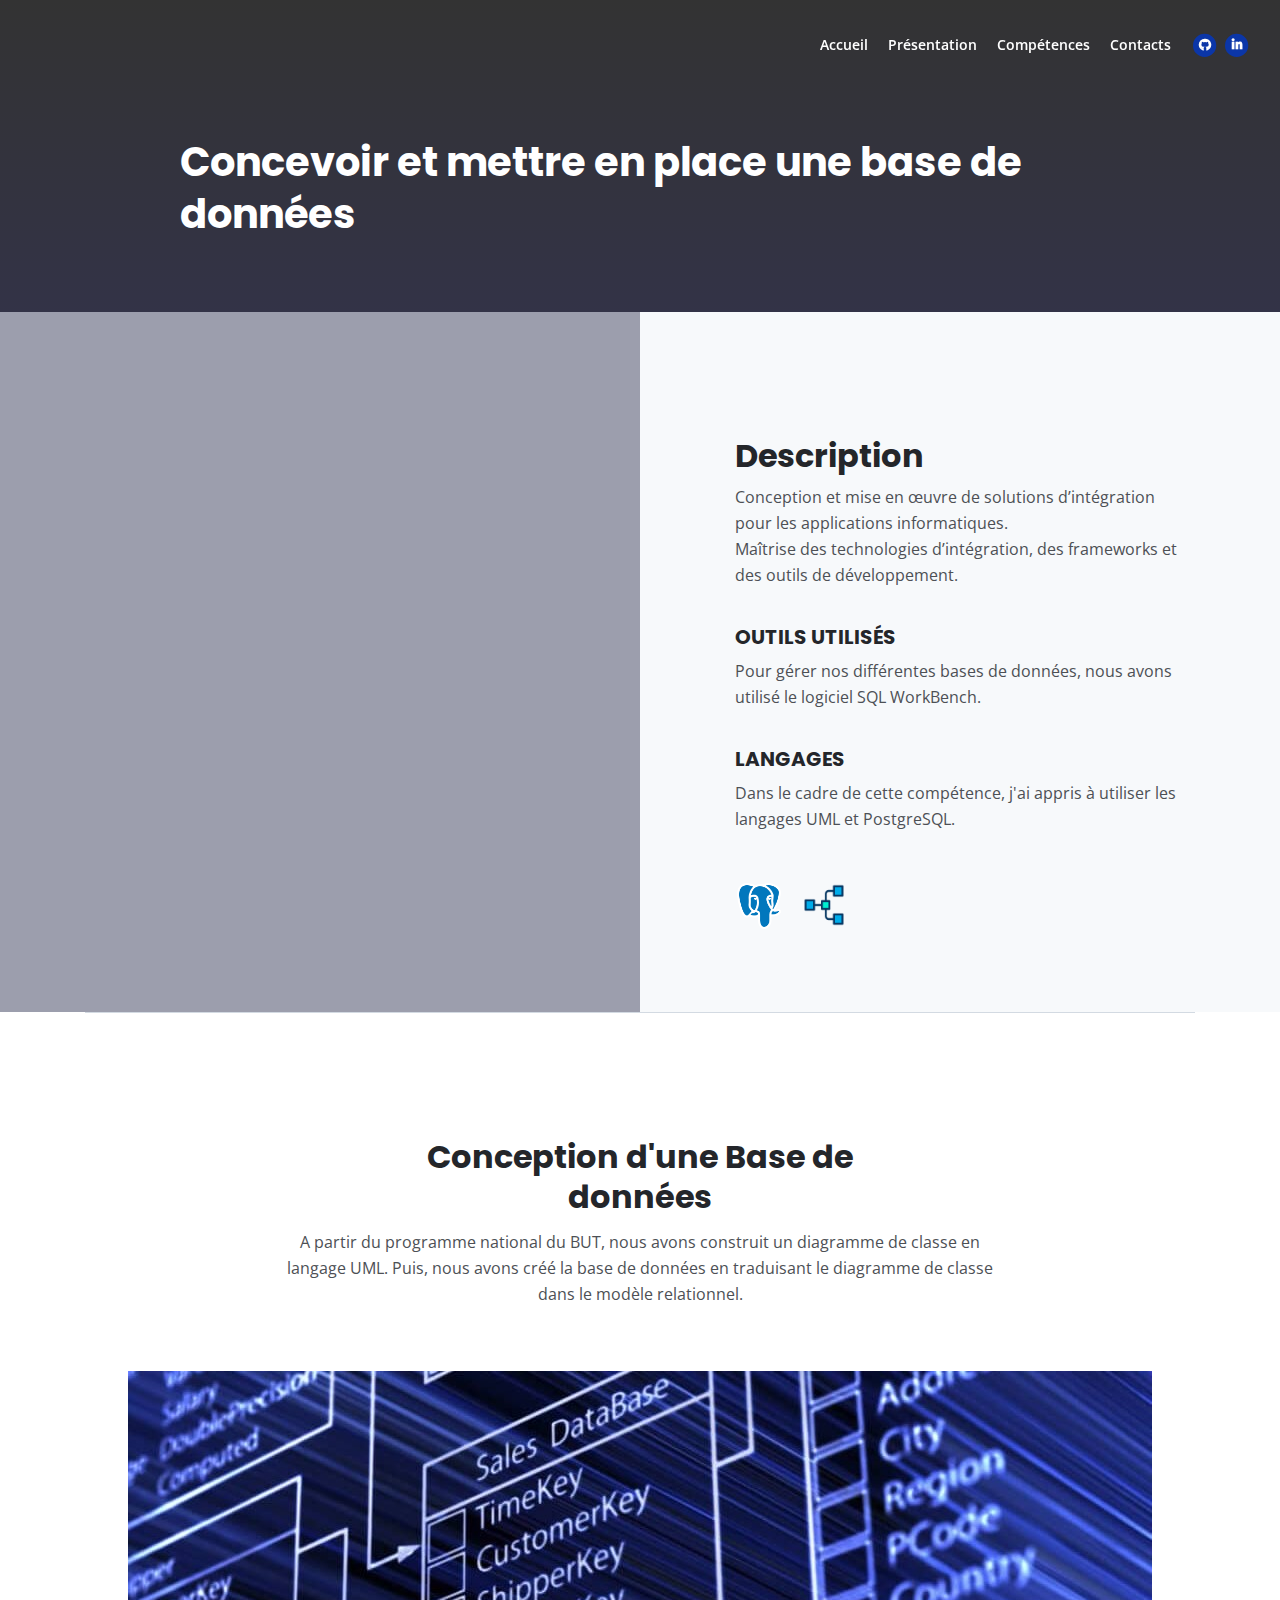
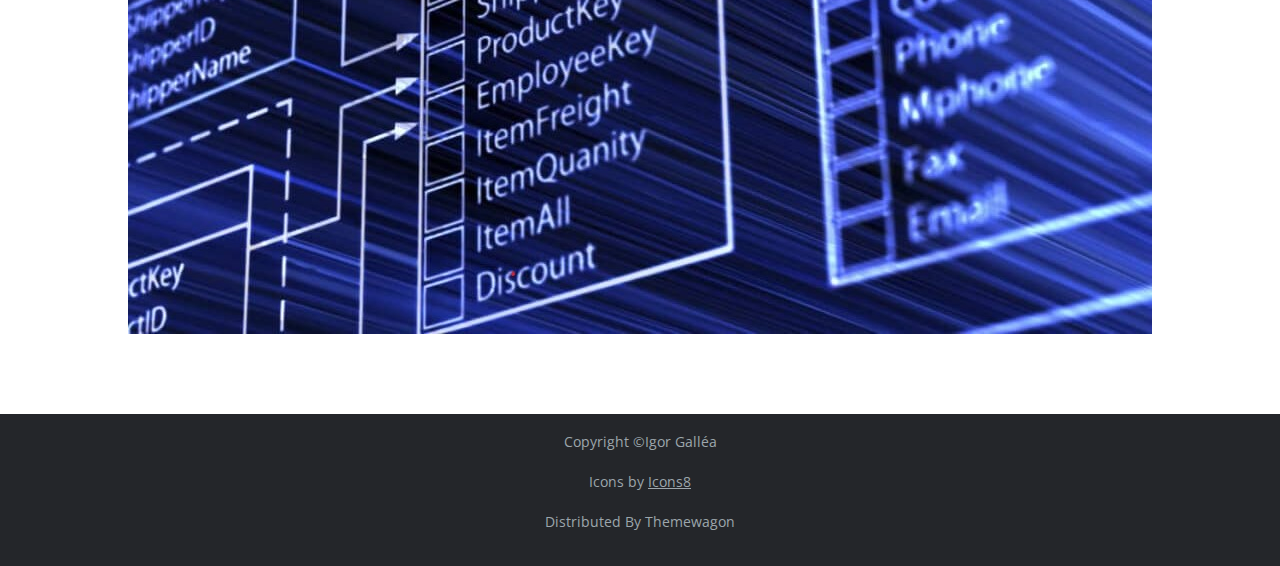
<file: competence4.html>
<!DOCTYPE html>
<html lang="en">
<head>
    <meta charset="utf-8">
    <meta name="viewport" content="width=device-width, initial-scale=1, shrink-to-fit=no">
    
    <!-- SEO Meta Tags -->
    <meta name="description" content="Your description">
    <meta name="author" content="Your name">

    <!-- OG Meta Tags to improve the way the post looks when you share the page on Facebook, Twitter, LinkedIn -->
	<meta property="og:site_name" content="" /> <!-- website name -->
	<meta property="og:site" content="" /> <!-- website link -->
	<meta property="og:title" content=""/> <!-- title shown in the actual shared post -->
	<meta property="og:description" content="" /> <!-- description shown in the actual shared post -->
	<meta property="og:image" content="" /> <!-- image link, make sure it's jpg -->
	<meta property="og:url" content="" /> <!-- where do you want your post to link to -->
	<meta name="twitter:card" content="summary_large_image"> <!-- to have large image post format in Twitter -->

    <!-- Webpage Title -->
    <title>Base de Données</title>
    
    <!-- Styles -->
    <link rel="preconnect" href="https://fonts.gstatic.com">
    <link href="https://fonts.googleapis.com/css2?family=Open+Sans:ital,wght@0,400;0,600;0,700;1,400&family=Poppins:wght@600&display=swap" rel="stylesheet">
    <link href="css/bootstrap.css" rel="stylesheet">
    <link href="css/fontawesome-all.css" rel="stylesheet">
	<link href="css/styles.css" rel="stylesheet">
    <link href="css/competence.css" rel="stylesheet">
	
	<!-- Favicon  -->
    <link rel="icon" href="images/I.png">
</head>
<body data-spy="scroll" data-target=".fixed-top">
    
    <!-- Navigation -->
    <nav class="navbar navbar-expand-lg fixed-top navbar-dark">
        <div class="container">

            <button class="navbar-toggler p-0 border-0" type="button" data-toggle="offcanvas">
                <span class="navbar-toggler-icon"></span>
            </button>

            <div class="navbar-collapse offcanvas-collapse" id="navbarsExampleDefault">
                <ul class="navbar-nav ml-auto">
                    <li class="nav-item">
                        <a class="nav-link page-scroll" href="index.html#header">Accueil<span class="sr-only">(current)</span></a>
                    </li>
                    <li class="nav-item">
                        <a class="nav-link page-scroll" href="index.html#about">Présentation</a>
                    </li>
                    <li class="nav-item">
                        <a class="nav-link page-scroll" href="index.html#services">Compétences</a>
                    </li>
                    <li class="nav-item">
                        <a class="nav-link page-scroll" href="index.html#contact">Contacts</a>
                    </li>
                </ul>
                <span class="nav-item social-icons">
                    <span class="fa-stack">
                        <a href="https://github.com/Wayhnn">
                            <i class="fas fa-circle fa-stack-2x"></i>
                            <i class="fab fa-github fa-stack-1x"></i>
                        </a>
                    </span>
                    <span class="fa-stack">
                        <a href="https://www.linkedin.com/in/igor-gall%C3%A9a-70b321303/">
                            <i class="fas fa-circle fa-stack-2x"></i>
                            <i class="fab fa-linkedin-in fa-stack-1x"></i>
                        </a>
                    </span>
                </span>
            </div> <!-- end of navbar-collapse -->
        </div> <!-- end of container -->
    </nav> <!-- end of navbar -->
    <!-- end of navigation -->


    <!-- Header -->
    <header class="ex-header">
        <div class="container">
            <div class="row">
                <div class="col-xl-10 offset-xl-1">
                    <h1>Concevoir et mettre en place une base de données</h1>
                </div> <!-- end of col -->
            </div> <!-- end of row -->
        </div> <!-- end of container -->
    </header> <!-- end of ex-header -->
    <!-- end of header -->

    <!-- Details -->
     
    <div class="basic-2 bg-gray">
        <div class="split">
            <div class="area-1">
                <div class="container"></div>
            </div><div class="area-2 ">
                <div class="container">    
                    <div class="row">
                        <div class="col-lg-12">     
                            
                            <!-- Text Container -->
                            <div class="text-container">
                                <h2>Description</h2>
                                <p>Conception et mise en œuvre de solutions d’intégration pour les applications informatiques.
                                    <br>Maîtrise des technologies d’intégration, des frameworks et des outils de développement.</p>
                                <h5>OUTILS UTILISÉS</h5>
                                <p>Pour gérer nos différentes bases de données, nous avons utilisé le logiciel SQL WorkBench.</p>
                                <h5>LANGAGES</h5>
                                <p>Dans le cadre de cette compétence, j'ai appris à utiliser les langages UML et PostgreSQL.</p>                           
                                <div class="icons-container">
                                    <img src="images/icon-postgresql-96.png" alt="alternative">
                                    <img src="images/icon-tâches-en-série-64.png" alt="alternative">
                                </div> <!-- end of icons-container -->
                            </div> <!-- end of text-container -->
                            <!-- end of text container -->

                        </div> <!-- end of col -->
                    </div> <!-- end of row -->
                </div> <!-- end of container -->
            </div> <!-- end of area-2 -->
        </div> <!-- end of split -->
        <!-- end of details -->
    </div>

    <!-- Section Divider -->
    <div class="container">
        <div class="row">
            <div class="col-lg-12">
                <hr class="section-divider">
            </div> <!-- end of col -->
        </div> <!-- end of row -->
    </div> <!-- end of container -->
    <!-- end of section divider -->

    <!-- Projet 1 -->
    <div id="projects" class="basic-3">
        <div class="container">
            <div class="row">
                <div class="col-lg-12">
                    <div class="text-container">
                        <div class="col-lg-12">
                            <h2 class="h2-heading">Conception d'une Base de données</h2>
                            <p class="p-heading">A partir du programme national du BUT, nous avons construit un diagramme de classe en langage UML. Puis, nous avons créé la base de données en traduisant le diagramme de classe dans le modèle relationnel.</p>
                        </div> <!-- end of col -->
                        <div class="image-container">
                            <a href="fic/SAE_1.04_Creation_dune_base_de_donnee.zip">
                                <img class="img-fluid" src="images/bases-de-donnees.jpg" alt="alternative">
                            </a>
                        </div> <!-- end of image-container -->
                    </div> <!-- end of text-container -->
                </div> <!-- end of col -->
            </div> <!-- end of row -->
        </div> <!-- end of container -->
    </div> <!-- end of basic-3 -->
    <!-- end of projects -->

    <!-- Copyright -->
    <div class="copyright bg-gray">
        <div class="container">
            <div class="row">
                <div class="col-lg-12">
                    <p class="p-small">Copyright ©<a class="no-line" href="#your-link">Igor Galléa</a></p>
                </div> <!-- end of col -->
            </div> <!-- enf of row -->
        </div> <!-- end of container -->

        <div class="container">
            <div class="row">
                <div class="col-lg-12">
                    <p class="p-small">Icons by <a target="_blank" href="https://icons8.com">Icons8</a></p>
                    <p class="p-small">Distributed By <a class="no-line" href="https://themewagon.com/">Themewagon</a></p>
                </div> <!-- end of col -->
            </div> <!-- enf of row -->
        </div> <!-- end of container -->
        
    </div> <!-- end of copyright --> 
    <!-- end of copyright -->
    
    	
    <!-- Scripts -->
    <script src="js/jquery.min.js"></script> <!-- jQuery for Bootstrap's JavaScript plugins -->
    <script src="js/bootstrap.min.js"></script> <!-- Bootstrap framework -->
    <script src="js/jquery.easing.min.js"></script> <!-- jQuery Easing for smooth scrolling between anchors -->
    <script src="js/scripts.js"></script> <!-- Custom scripts -->
</body>
</html>
</file>
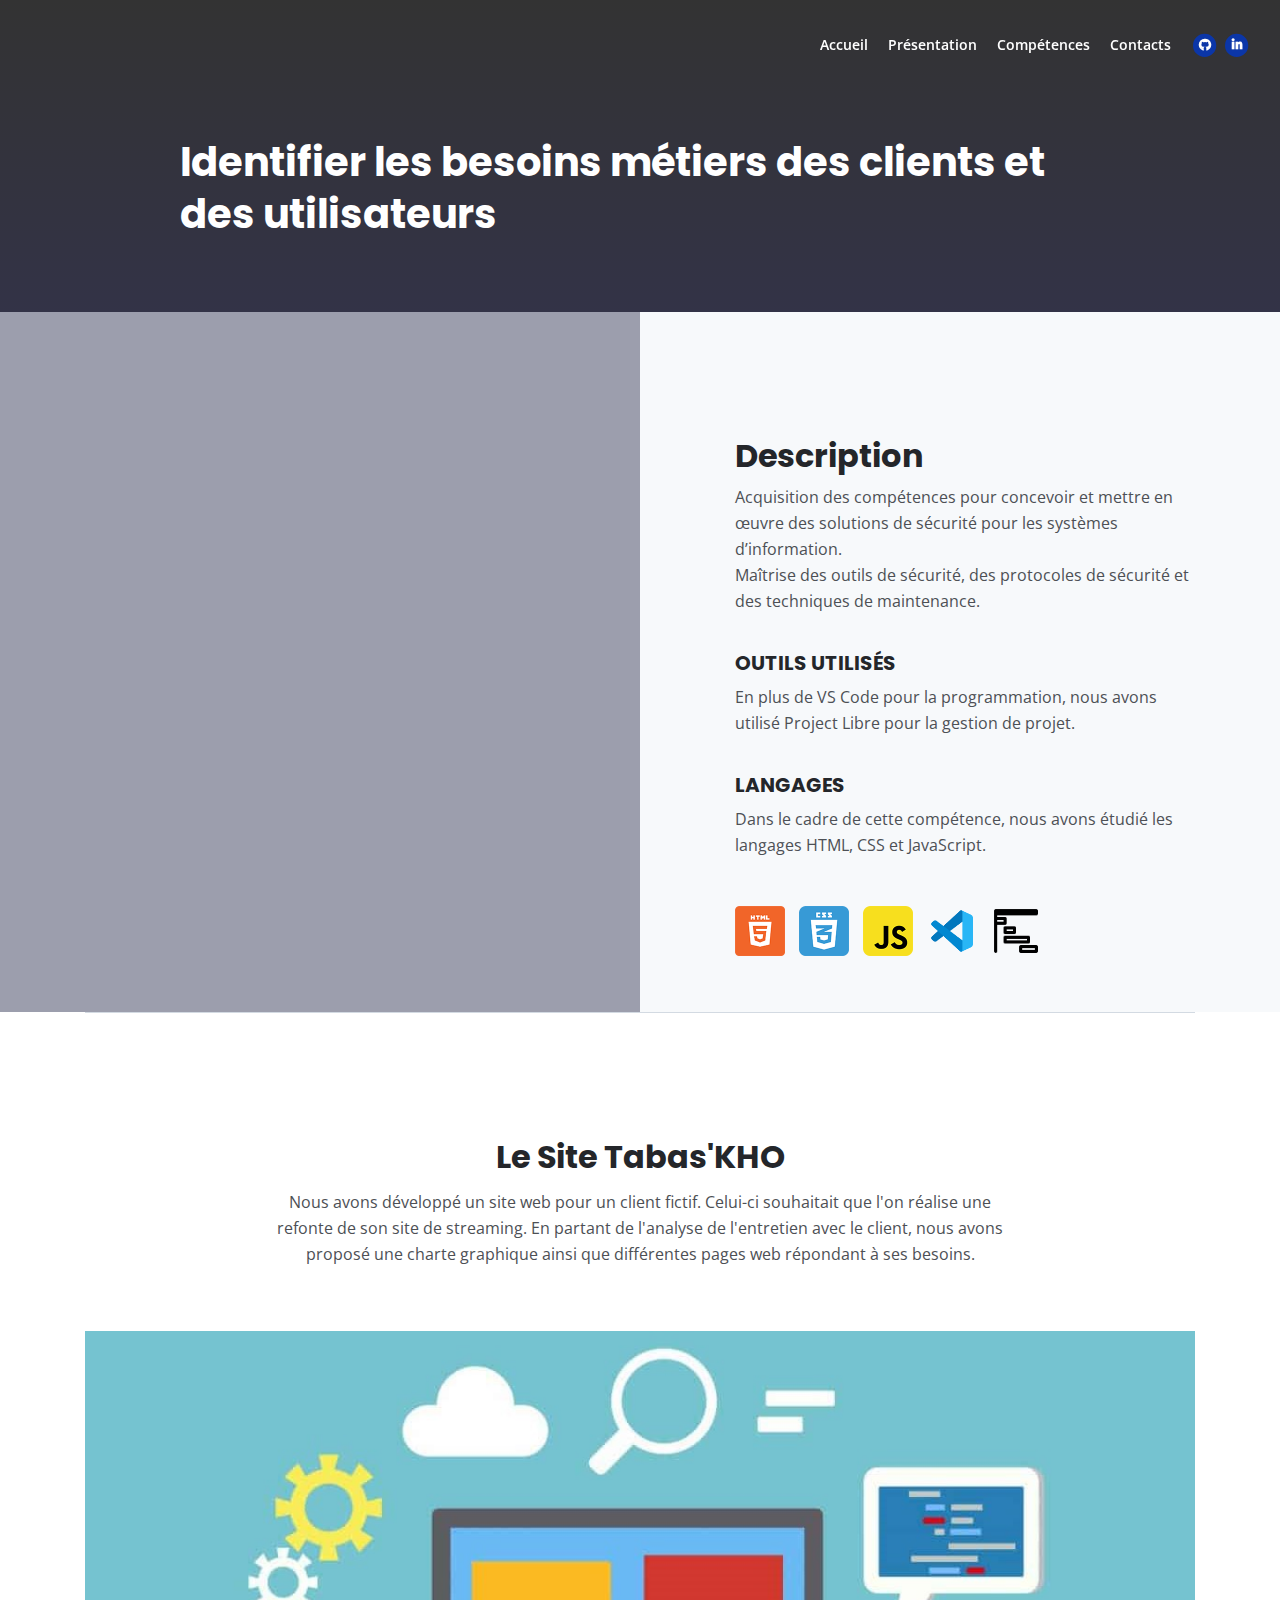
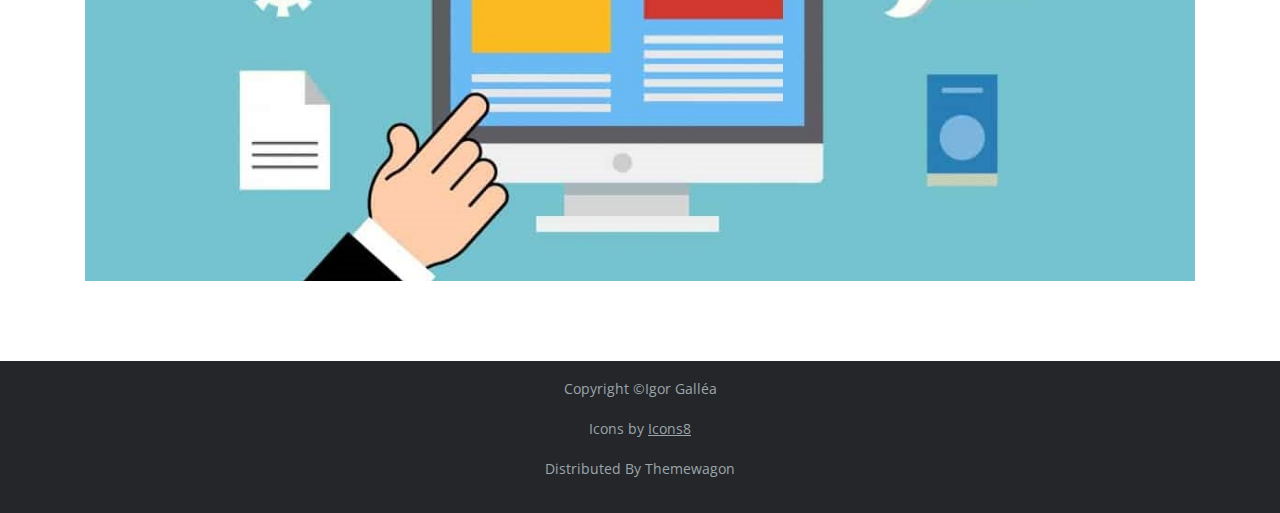
<file: competence5.html>
<!DOCTYPE html>
<html lang="en">
<head>
    <meta charset="utf-8">
    <meta name="viewport" content="width=device-width, initial-scale=1, shrink-to-fit=no">
    
    <!-- SEO Meta Tags -->
    <meta name="description" content="Your description">
    <meta name="author" content="Your name">

    <!-- OG Meta Tags to improve the way the post looks when you share the page on Facebook, Twitter, LinkedIn -->
	<meta property="og:site_name" content="" /> <!-- website name -->
	<meta property="og:site" content="" /> <!-- website link -->
	<meta property="og:title" content=""/> <!-- title shown in the actual shared post -->
	<meta property="og:description" content="" /> <!-- description shown in the actual shared post -->
	<meta property="og:image" content="" /> <!-- image link, make sure it's jpg -->
	<meta property="og:url" content="" /> <!-- where do you want your post to link to -->
	<meta name="twitter:card" content="summary_large_image"> <!-- to have large image post format in Twitter -->

    <!-- Webpage Title -->
    <title>Besoins des Clients</title>
    
    <!-- Styles -->
    <link rel="preconnect" href="https://fonts.gstatic.com">
    <link href="https://fonts.googleapis.com/css2?family=Open+Sans:ital,wght@0,400;0,600;0,700;1,400&family=Poppins:wght@600&display=swap" rel="stylesheet">
    <link href="css/bootstrap.css" rel="stylesheet">
    <link href="css/fontawesome-all.css" rel="stylesheet">
	<link href="css/styles.css" rel="stylesheet">
    <link href="css/competence.css" rel="stylesheet">
	
	<!-- Favicon  -->
    <link rel="icon" href="images/I.png">
</head>
<body data-spy="scroll" data-target=".fixed-top">
    
    <!-- Navigation -->
    <nav class="navbar navbar-expand-lg fixed-top navbar-dark">
        <div class="container">

            <button class="navbar-toggler p-0 border-0" type="button" data-toggle="offcanvas">
                <span class="navbar-toggler-icon"></span>
            </button>

            <div class="navbar-collapse offcanvas-collapse" id="navbarsExampleDefault">
                <ul class="navbar-nav ml-auto">
                    <li class="nav-item">
                        <a class="nav-link page-scroll" href="index.html#header">Accueil<span class="sr-only">(current)</span></a>
                    </li>
                    <li class="nav-item">
                        <a class="nav-link page-scroll" href="index.html#about">Présentation</a>
                    </li>
                    <li class="nav-item">
                        <a class="nav-link page-scroll" href="index.html#services">Compétences</a>
                    </li>
                    <li class="nav-item">
                        <a class="nav-link page-scroll" href="index.html#contact">Contacts</a>
                    </li>
                </ul>
                <span class="nav-item social-icons">
                    <span class="fa-stack">
                        <a href="https://github.com/Wayhnn">
                            <i class="fas fa-circle fa-stack-2x"></i>
                            <i class="fab fa-github fa-stack-1x"></i>
                        </a>
                    </span>
                    <span class="fa-stack">
                        <a href="https://www.linkedin.com/in/igor-gall%C3%A9a-70b321303/">
                            <i class="fas fa-circle fa-stack-2x"></i>
                            <i class="fab fa-linkedin-in fa-stack-1x"></i>
                        </a>
                    </span>
                </span>
            </div> <!-- end of navbar-collapse -->
        </div> <!-- end of container -->
    </nav> <!-- end of navbar -->
    <!-- end of navigation -->


    <!-- Header -->
    <header class="ex-header">
        <div class="container">
            <div class="row">
                <div class="col-xl-10 offset-xl-1">
                    <h1>Identifier les besoins métiers des clients et des utilisateurs</h1>
                </div> <!-- end of col -->
            </div> <!-- end of row -->
        </div> <!-- end of container -->
    </header> <!-- end of ex-header -->
    <!-- end of header -->

    <!-- Details -->
     
    <div class="basic-2 bg-gray">
        <div class="split">
            <div class="area-1">
                <div class="container"></div>
            </div><div class="area-2 ">
                <div class="container">    
                    <div class="row">
                        <div class="col-lg-12">     
                            
                            <!-- Text Container -->
                            <div class="text-container">
                                <h2>Description</h2>
                                <p>Acquisition des compétences pour concevoir et mettre en œuvre des solutions de sécurité pour les systèmes d’information.
                                    <br>Maîtrise des outils de sécurité, des protocoles de sécurité et des techniques de maintenance.</p>
                                <h5>OUTILS UTILISÉS</h5>
                                <p>En plus de VS Code pour la programmation, nous avons utilisé Project Libre pour la gestion de projet.</p>
                                <h5>LANGAGES</h5>
                                <p>Dans le cadre de cette compétence, nous avons étudié les langages HTML, CSS et JavaScript.</p>
                                
                                
                                <div class="icons-container">
                                    <img src="images/details-icon-html.png" alt="alternative">
                                    <img src="images/details-icon-css.png" alt="alternative">
                                    <img src="images/details-icon-javascript.png" alt="alternative">
                                    <img src="images/icon-visual-studio-code-96.png" alt="alternative">
                                    <img src="images/icon-chronologie-64.png" alt="alternative">
                                </div> <!-- end of icons-container -->
                            </div> <!-- end of text-container -->
                            <!-- end of text container -->

                        </div> <!-- end of col -->
                    </div> <!-- end of row -->
                </div> <!-- end of container -->
            </div> <!-- end of area-2 -->
        </div> <!-- end of split -->
        <!-- end of details -->
    </div>

    <!-- Section Divider -->
    <div class="container">
        <div class="row">
            <div class="col-lg-12">
                <hr class="section-divider">
            </div> <!-- end of col -->
        </div> <!-- end of row -->
    </div> <!-- end of container -->
    <!-- end of section divider -->

    <!-- Projet 1 -->
    <div id="projects" class="basic-3">
        <div class="container">
            <div class="row">
                <div class="col-lg-12">
                    <div class="text-container">
                        <div class="col-lg-12">
                            <h2 class="h2-heading">Le Site Tabas'KHO</h2>
                            <p class="p-heading">Nous avons développé un site web pour un client fictif. Celui-ci souhaitait que l'on réalise une refonte de son site de streaming. En partant de l'analyse de l'entretien avec le client, nous avons proposé une charte graphique ainsi que différentes pages web répondant à ses besoins.</p>
                        </div> <!-- end of col -->
                        <div class="image-container">
                            <a href="https://github.com/Wayhnn/SAE-105">
                                <img class="img-fluid" src="images/site-WEB.jpg" alt="alternative">
                            </a>
                        </div> <!-- end of image-container -->
                    </div> <!-- end of text-container -->
                </div> <!-- end of col -->
            </div> <!-- end of row -->
        </div> <!-- end of container -->
    </div> <!-- end of basic-3 -->
    <!-- end of projects -->

    <!-- Copyright -->
    <div class="copyright bg-gray">
        <div class="container">
            <div class="row">
                <div class="col-lg-12">
                    <p class="p-small">Copyright ©<a class="no-line" href="#your-link">Igor Galléa</a></p>
                </div> <!-- end of col -->
            </div> <!-- enf of row -->
        </div> <!-- end of container -->

        <div class="container">
            <div class="row">
                <div class="col-lg-12">
                    <p class="p-small">Icons by <a target="_blank" href="https://icons8.com">Icons8</a></p>
                    <p class="p-small">Distributed By <a class="no-line" href="https://themewagon.com/">Themewagon</a></p>
                </div> <!-- end of col -->
            </div> <!-- enf of row -->
        </div> <!-- end of container -->
        
    </div> <!-- end of copyright --> 
    <!-- end of copyright -->
    
    	
    <!-- Scripts -->
    <script src="js/jquery.min.js"></script> <!-- jQuery for Bootstrap's JavaScript plugins -->
    <script src="js/bootstrap.min.js"></script> <!-- Bootstrap framework -->
    <script src="js/jquery.easing.min.js"></script> <!-- jQuery Easing for smooth scrolling between anchors -->
    <script src="js/scripts.js"></script> <!-- Custom scripts -->
</body>
</html>
</file>
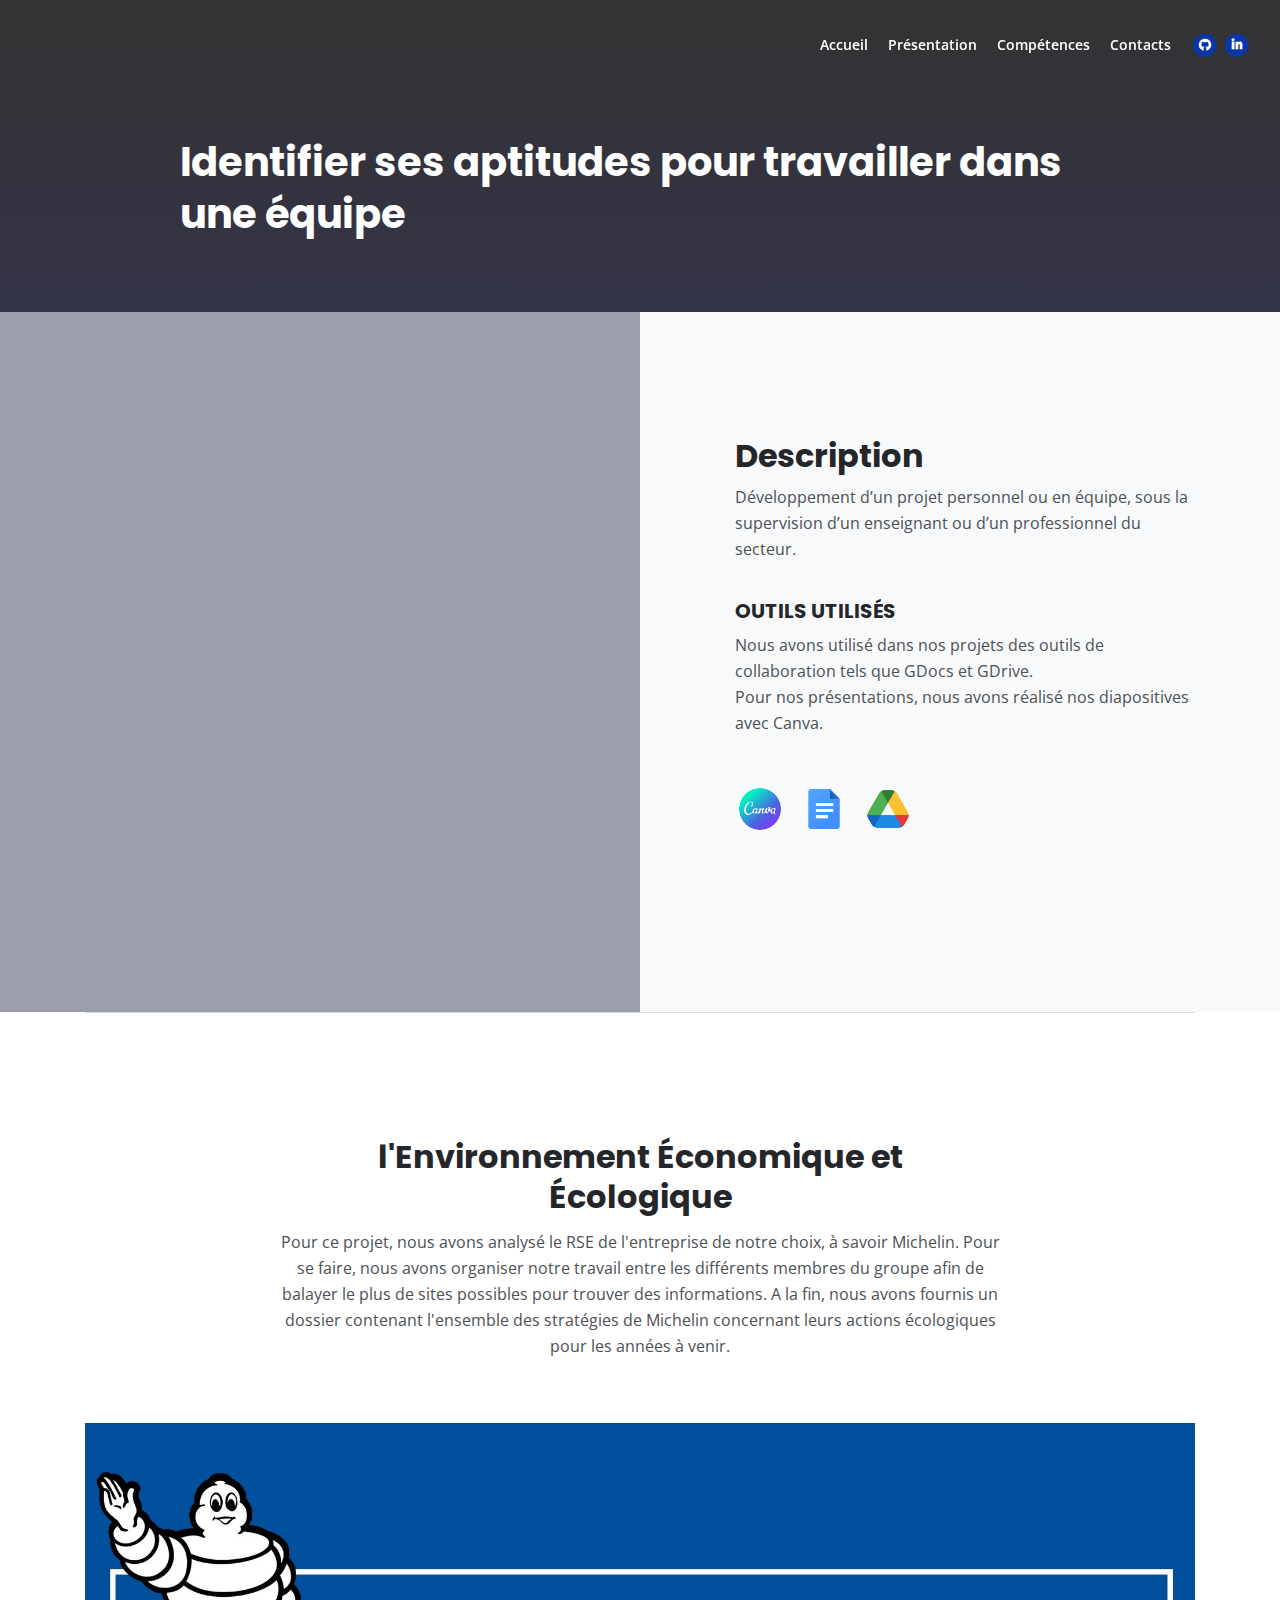
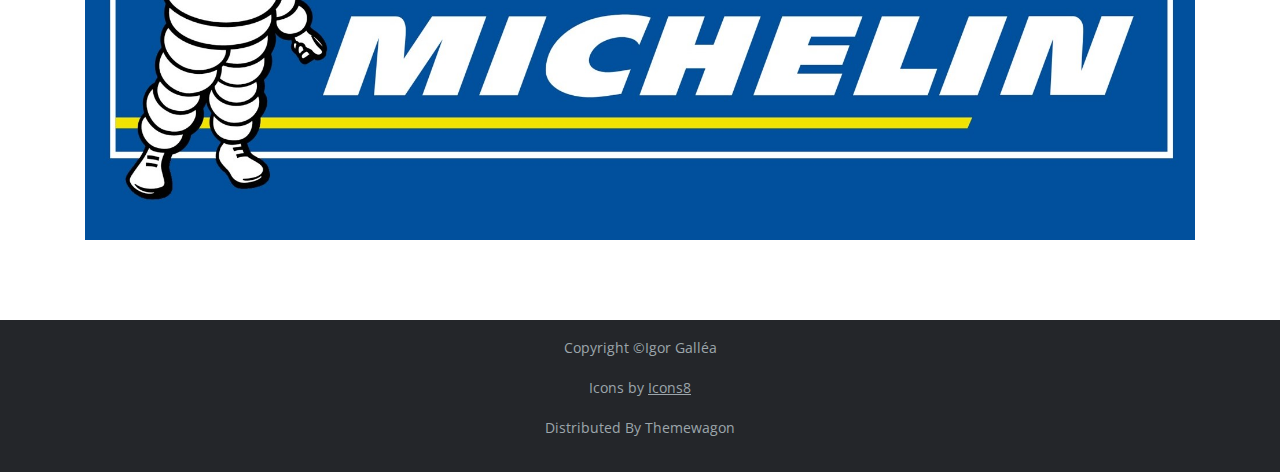
<file: competence6.html>
<!DOCTYPE html>
<html lang="en">
<head>
    <meta charset="utf-8">
    <meta name="viewport" content="width=device-width, initial-scale=1, shrink-to-fit=no">
    
    <!-- SEO Meta Tags -->
    <meta name="description" content="Your description">
    <meta name="author" content="Your name">

    <!-- OG Meta Tags to improve the way the post looks when you share the page on Facebook, Twitter, LinkedIn -->
	<meta property="og:site_name" content="" /> <!-- website name -->
	<meta property="og:site" content="" /> <!-- website link -->
	<meta property="og:title" content=""/> <!-- title shown in the actual shared post -->
	<meta property="og:description" content="" /> <!-- description shown in the actual shared post -->
	<meta property="og:image" content="" /> <!-- image link, make sure it's jpg -->
	<meta property="og:url" content="" /> <!-- where do you want your post to link to -->
	<meta name="twitter:card" content="summary_large_image"> <!-- to have large image post format in Twitter -->

    <!-- Webpage Title -->
    <title>Travailler dans une Équipe</title>
    
    <!-- Styles -->
    <link rel="preconnect" href="https://fonts.gstatic.com">
    <link href="https://fonts.googleapis.com/css2?family=Open+Sans:ital,wght@0,400;0,600;0,700;1,400&family=Poppins:wght@600&display=swap" rel="stylesheet">
    <link href="css/bootstrap.css" rel="stylesheet">
    <link href="css/fontawesome-all.css" rel="stylesheet">
	<link href="css/styles.css" rel="stylesheet">
    <link href="css/competence.css" rel="stylesheet">
	
	<!-- Favicon  -->
    <link rel="icon" href="images/I.png">
</head>
<body data-spy="scroll" data-target=".fixed-top">
    
    <!-- Navigation -->
    <nav class="navbar navbar-expand-lg fixed-top navbar-dark">
        <div class="container">

            <button class="navbar-toggler p-0 border-0" type="button" data-toggle="offcanvas">
                <span class="navbar-toggler-icon"></span>
            </button>

            <div class="navbar-collapse offcanvas-collapse" id="navbarsExampleDefault">
                <ul class="navbar-nav ml-auto">
                    <li class="nav-item">
                        <a class="nav-link page-scroll" href="index.html#header">Accueil<span class="sr-only">(current)</span></a>
                    </li>
                    <li class="nav-item">
                        <a class="nav-link page-scroll" href="index.html#about">Présentation</a>
                    </li>
                    <li class="nav-item">
                        <a class="nav-link page-scroll" href="index.html#services">Compétences</a>
                    </li>
                    <li class="nav-item">
                        <a class="nav-link page-scroll" href="index.html#contact">Contacts</a>
                    </li>
                </ul>
                <span class="nav-item social-icons">
                    <span class="fa-stack">
                        <a href="https://github.com/Wayhnn">
                            <i class="fas fa-circle fa-stack-2x"></i>
                            <i class="fab fa-github fa-stack-1x"></i>
                        </a>
                    </span>
                    <span class="fa-stack">
                        <a href="https://www.linkedin.com/in/igor-gall%C3%A9a-70b321303/">
                            <i class="fas fa-circle fa-stack-2x"></i>
                            <i class="fab fa-linkedin-in fa-stack-1x"></i>
                        </a>
                    </span>
                </span>
            </div> <!-- end of navbar-collapse -->
        </div> <!-- end of container -->
    </nav> <!-- end of navbar -->
    <!-- end of navigation -->


    <!-- Header -->
    <header class="ex-header">
        <div class="container">
            <div class="row">
                <div class="col-xl-10 offset-xl-1">
                    <h1>Identifier ses aptitudes pour travailler dans une équipe</h1>
                </div> <!-- end of col -->
            </div> <!-- end of row -->
        </div> <!-- end of container -->
    </header> <!-- end of ex-header -->
    <!-- end of header -->

    <!-- Details -->
    <div class="basic-2 bg-gray">
        <div class="split">
            <div class="area-1">
                <div class="container"></div>
            </div><div class="area-2 ">
                <div class="container">    
                    <div class="row">
                        <div class="col-lg-12">     
                            
                            <!-- Text Container -->
                            <div class="text-container">
                                <h2>Description</h2>
                                <p>Développement d’un projet personnel ou en équipe, sous la supervision d’un enseignant ou d’un professionnel du secteur.</p>
                                <h5>OUTILS UTILISÉS</h5>
                                <p>Nous avons utilisé dans nos projets des outils de collaboration tels que GDocs et GDrive.
                                    <br>Pour nos présentations, nous avons réalisé nos diapositives avec Canva.
                                </p>                                
                                
                                <div class="icons-container">
                                    <img src="images/icon-canva-96.png" alt="alternative">
                                    <img src="images/icon-google-docs-96.png" alt="alternative">
                                    <img src="images/icon-google-drive-96.png" alt="alternative">
                                </div> <!-- end of icons-container -->
                            </div> <!-- end of text-container -->
                            <!-- end of text container -->

                        </div> <!-- end of col -->
                    </div> <!-- end of row -->
                </div> <!-- end of container -->
            </div> <!-- end of area-2 -->
        </div> <!-- end of split -->
        <!-- end of details -->
    </div>

    <!-- Section Divider -->
    <div class="container">
        <div class="row">
            <div class="col-lg-12">
                <hr class="section-divider">
            </div> <!-- end of col -->
        </div> <!-- end of row -->
    </div> <!-- end of container -->
    <!-- end of section divider -->

    <!-- Projet 1 -->
    <div id="projects" class="basic-3">
        <div class="container">
            <div class="row">
                <div class="col-lg-12">
                    <div class="text-container">
                        <div class="col-lg-12">
                            <h2 class="h2-heading">l'Environnement Économique et Écologique</h2>
                            <p class="p-heading">Pour ce projet, nous avons analysé le RSE de l'entreprise de notre choix, à savoir Michelin. Pour se faire, nous avons organiser notre travail entre les différents membres du groupe afin de balayer le plus de sites possibles pour trouver des informations. A la fin, nous avons fournis un dossier contenant l'ensemble des stratégies de Michelin concernant leurs actions écologiques pour les années à venir.</p>
                        </div> <!-- end of col -->
                        <div class="image-container">
                            <a href="fic/SAE_106_Compte_Rendu.pdf">
                                <img class="img-fluid" src="images/Michelin.jpg" alt="alternative">
                            </a>
                        </div> <!-- end of image-container -->
                    </div> <!-- end of text-container -->
                </div> <!-- end of col -->
            </div> <!-- end of row -->
        </div> <!-- end of container -->
    </div> <!-- end of basic-3 -->
    <!-- end of projects -->

    <!-- Copyright -->
    <div class="copyright bg-gray">
        <div class="container">
            <div class="row">
                <div class="col-lg-12">
                    <p class="p-small">Copyright ©<a class="no-line" href="#your-link">Igor Galléa</a></p>
                </div> <!-- end of col -->
            </div> <!-- enf of row -->
        </div> <!-- end of container -->

        <div class="container">
            <div class="row">
                <div class="col-lg-12">
                    <p class="p-small">Icons by <a target="_blank" href="https://icons8.com">Icons8</a></p>
                    <p class="p-small">Distributed By <a class="no-line" href="https://themewagon.com/">Themewagon</a></p>
                </div> <!-- end of col -->
            </div> <!-- enf of row -->
        </div> <!-- end of container -->
        
    </div> <!-- end of copyright --> 
    <!-- end of copyright -->
    
    	
    <!-- Scripts -->
    <script src="js/jquery.min.js"></script> <!-- jQuery for Bootstrap's JavaScript plugins -->
    <script src="js/bootstrap.min.js"></script> <!-- Bootstrap framework -->
    <script src="js/jquery.easing.min.js"></script> <!-- jQuery Easing for smooth scrolling between anchors -->
    <script src="js/scripts.js"></script> <!-- Custom scripts -->
</body>
</html>
</file>
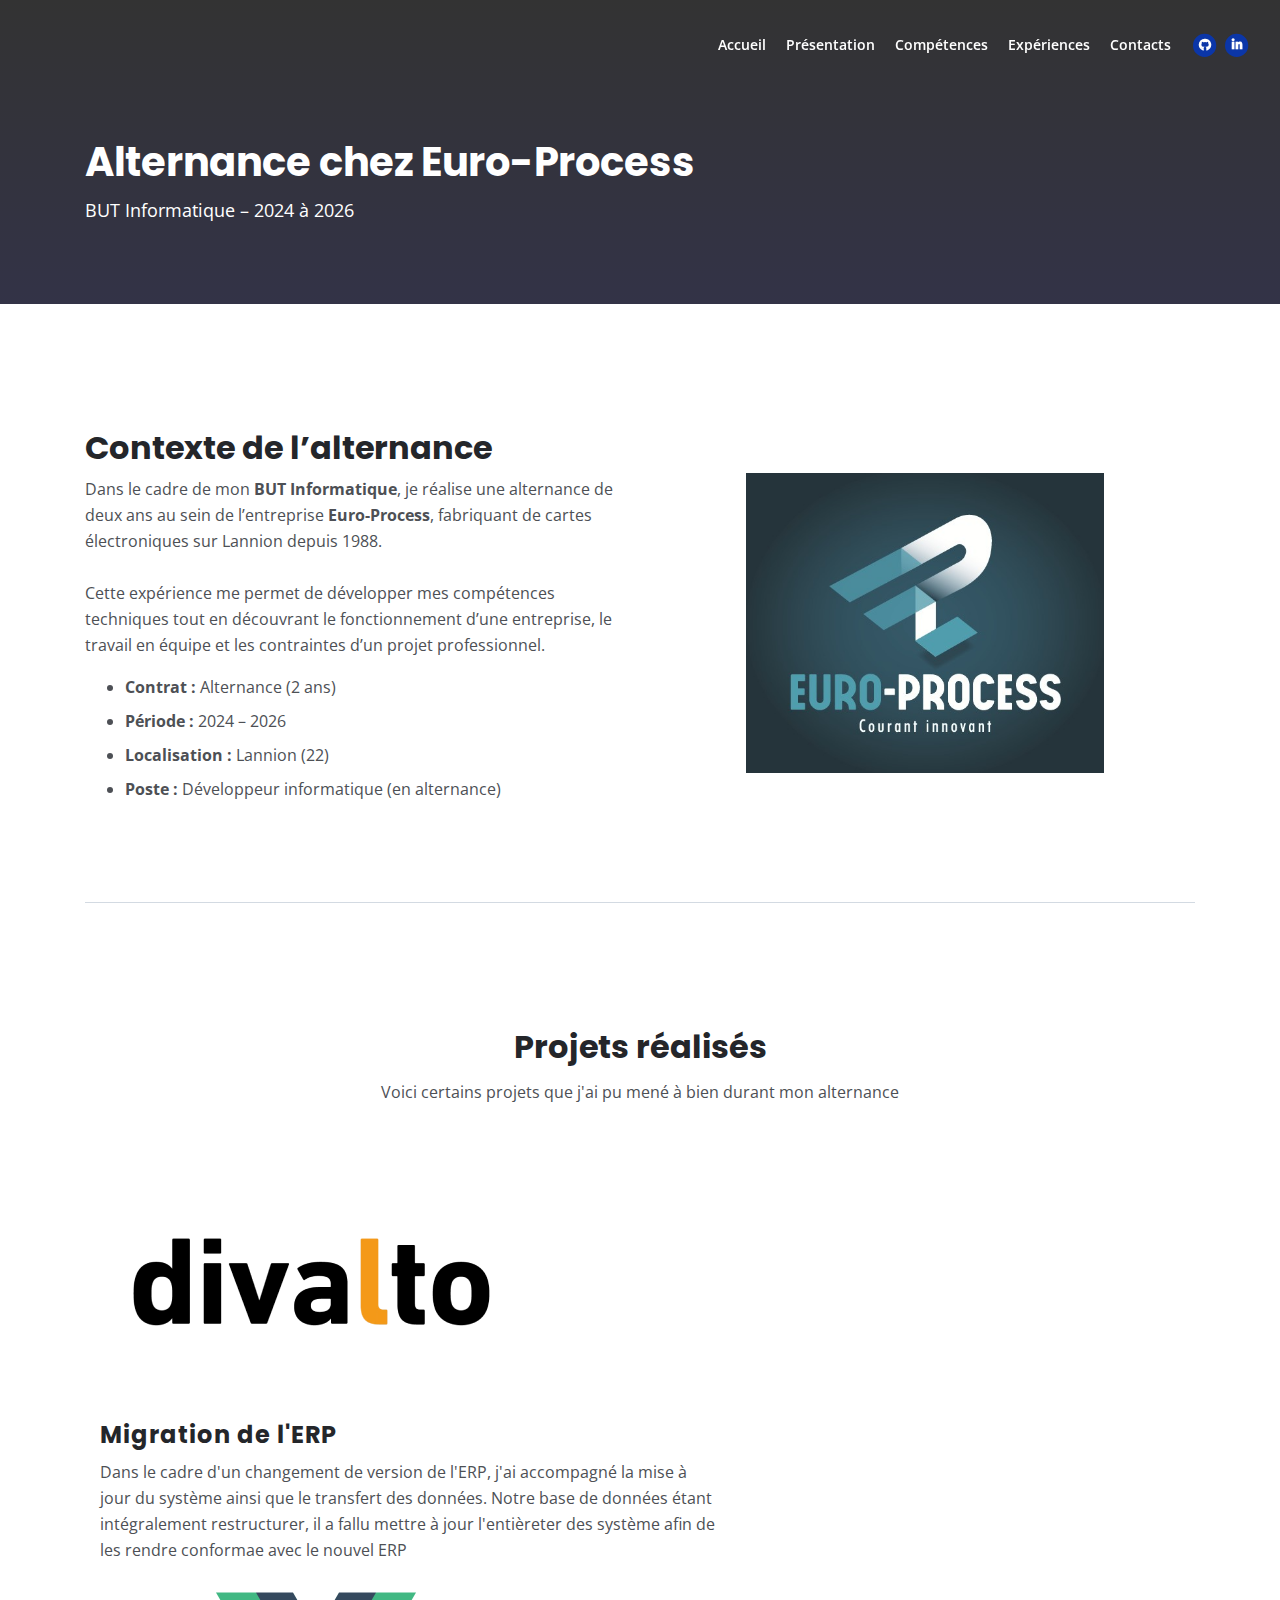
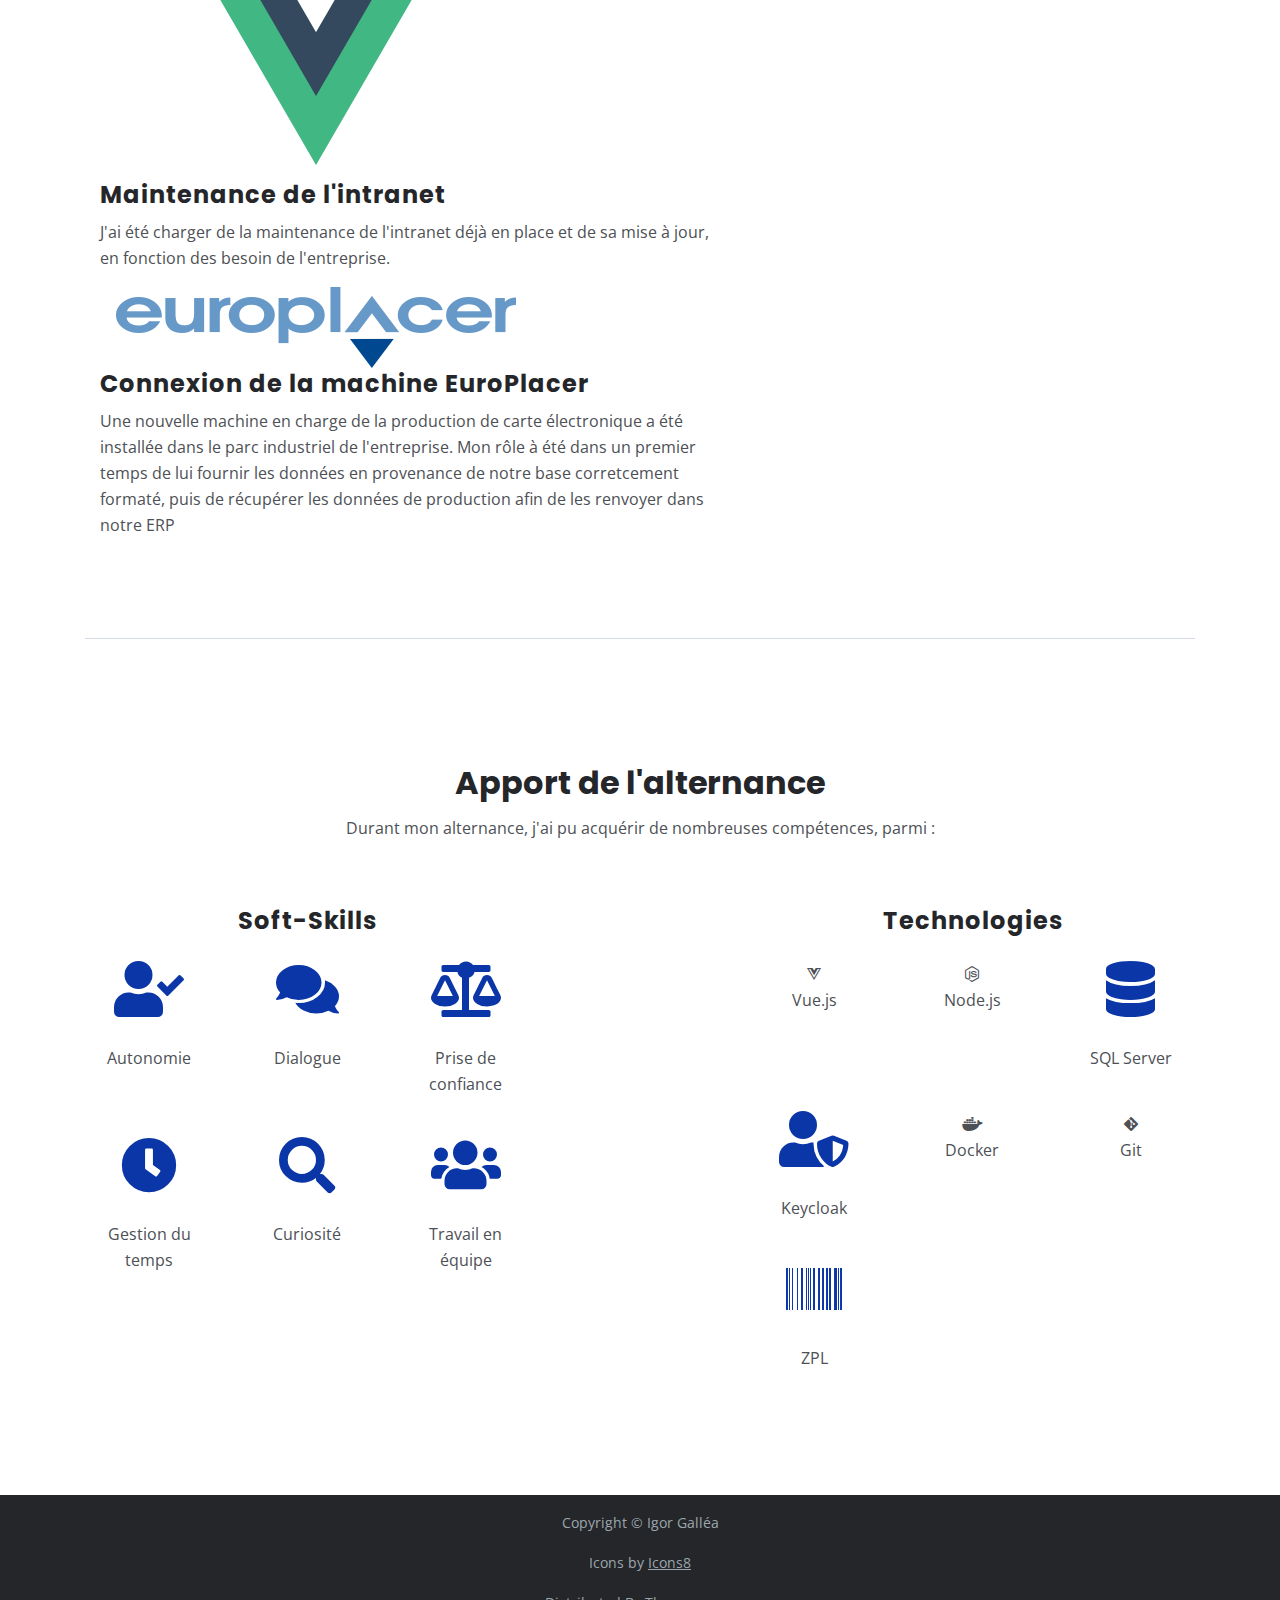
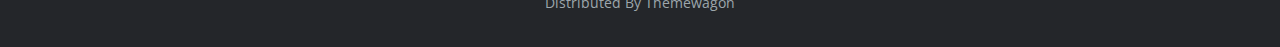
<file: exp-pro-euro-process.html>
<!DOCTYPE html>
<html lang="fr">
    <head>
        <meta charset="UTF-8">
        <meta name="viewport" content="width=device-width, initial-scale=1.0">
        <title>Alternance Euro-Process – Igor Galléa</title>

        <!-- Styles -->
        <link rel="preconnect" href="https://fonts.gstatic.com">
        <link
            href="https://fonts.googleapis.com/css2?family=Open+Sans:ital,wght@0,400;0,600;0,700;1,400&family=Poppins:wght@600&display=swap"
            rel="stylesheet">
        <link href="css/bootstrap.css" rel="stylesheet">
        <link href="css/fontawesome-all.css" rel="stylesheet">
        <link href="css/styles.css" rel="stylesheet">

        <link rel="icon" href="images/I.png">
    </head>
    <body>

        <!-- Header -->

        <!-- Navigation -->
        <nav class="navbar navbar-expand-lg fixed-top navbar-dark">
            <div class="container">

                <button class="navbar-toggler p-0 border-0" type="button"
                    data-toggle="offcanvas">
                    <span class="navbar-toggler-icon"></span>
                </button>

                <div class="navbar-collapse offcanvas-collapse"
                    id="navbarsExampleDefault">
                    <ul class="navbar-nav ml-auto">
                        <li class="nav-item">
                            <a class="nav-link page-scroll"
                                href="index.html#header">Accueil<span
                                    class="sr-only">(current)</span></a>
                        </li>
                        <li class="nav-item">
                            <a class="nav-link page-scroll"
                                href="index.html#about">Présentation</a>
                        </li>
                        <li class="nav-item">
                            <a class="nav-link page-scroll"
                                href="index.html#services">Compétences</a>
                        </li>
                        <li class="nav-item">
                            <a class="nav-link page-scroll"
                                href="index.html#experiences">Expériences</a>
                        </li>
                        <li class="nav-item">
                            <a class="nav-link page-scroll"
                                href="index.html#contact">Contacts</a>
                        </li>
                    </ul>
                    <span class="nav-item social-icons">
                        <span class="fa-stack">
                            <a href="https://github.com/Wayhnn">
                                <i class="fas fa-circle fa-stack-2x"></i>
                                <i class="fab fa-github fa-stack-1x"></i>
                            </a>
                        </span>
                        <span class="fa-stack">
                            <a
                                href="https://www.linkedin.com/in/igor-gall%C3%A9a-70b321303/">
                                <i class="fas fa-circle fa-stack-2x"></i>
                                <i class="fab fa-linkedin-in fa-stack-1x"></i>
                            </a>
                        </span>
                    </span>
                </div> <!-- end of navbar-collapse -->
            </div> <!-- end of container -->
        </nav> <!-- end of navbar -->
        <!-- end of navigation -->

        <header class="ex-header">
            <div class="container">
                <h1>Alternance chez Euro-Process</h1>
                <p class="p-large text-white">BUT Informatique – 2024 à 2026</p>
            </div>
        </header>
        <!-- end of header -->

        <!-- Présentation -->
        <div class="basic-1">
            <div class="container">
                <div class="row">
                    <div class="col-lg-6">
                        <h2>Contexte de l’alternance</h2>
                        <p>
                            Dans le cadre de mon <span
                                class="font-weight-bold">BUT
                                Informatique</span>, je réalise une alternance
                            de deux ans
                            au sein de l’entreprise
                            <span class="font-weight-bold">Euro-Process</span>,
                            fabriquant de cartes électroniques sur Lannion
                            depuis 1988.
                            <br><br>
                            Cette expérience me permet de développer mes
                            compétences techniques tout en découvrant
                            le fonctionnement d’une entreprise, le travail en
                            équipe et les contraintes d’un projet professionnel.
                        </p>
                        <ul class="li-space-lg">
                            <li> <span class="font-weight-bold">Contrat :</span>
                                Alternance (2
                                ans)</li>
                            <li> <span class="font-weight-bold">Période :</span>
                                2024 – 2026</li>
                            <li> <span class="font-weight-bold">Localisation
                                    :</span> Lannion
                                (22)</li>
                            <li> <span class="font-weight-bold">Poste :</span>
                                Développeur
                                informatique (en alternance)</li>
                        </ul>
                    </div>
                    <div
                        class="col-lg-6 text-center d-flex justify-content-center align-items-center">
                        <img src="./images/logoEPDark.png"
                            alt="logo Euro-Process" style="height: 300px;">
                    </div>
                </div>
            </div>
        </div>
        <!-- end of présentation -->

        <!-- Section Divider -->
        <div class="container">
            <div class="row">
                <div class="col-lg-12">
                    <hr class="section-divider">
                </div> <!-- end of col -->
            </div> <!-- end of row -->
        </div> <!-- end of container -->
        <!-- end of section divider -->

        <!-- Projets réalisés -->
        <div id="services" class="basic-2">
            <div class="container">
                <div class="row">
                    <div class="col-lg-12">
                        <h2 class="h2-heading">Projets réalisés</h2>
                        <p class="p-heading">Voici certains projets que j'ai pu
                            mené à bien durant mon alternance
                            <p>
                            </div> <!-- end of col -->
                        </div> <!-- end of row -->
                        <a href="projet1-changement-ERP.html"
                            class="text-decoration-none">
                            <div class="row">
                                <div class="col-lg-12 exp-box">
                                    <div
                                        class="col-lg-5 d-flex justify-content-center">
                                        <img src="./images/logo-divalto.webp"
                                            alt="image imprimante ZPL">
                                    </div>
                                    <div class="col-lg-7">
                                        <h4>Migration de l'ERP</h4>
                                        <p>
                                            Dans le cadre d'un changement de
                                            version de l'ERP, j'ai accompagné la
                                            mise à jour du système ainsi que le
                                            transfert des données.
                                            Notre base de données étant
                                            intégralement restructurer, il a
                                            fallu mettre à jour l'entièreter des
                                            système afin de les rendre conformae
                                            avec le nouvel ERP
                                        </p>
                                    </div>
                                </div> <!-- end of text-box -->
                            </div> <!-- end of col -->
                        </a>
                        <a href="projet2-maintenance-intranet.html"
                            class="text-decoration-none">
                            <div class="row">
                                <div class="col-lg-12 exp-box">
                                    <div
                                        class="col-lg-5 d-flex justify-content-center">
                                        <img src="./images/vue.png"
                                            alt="logo vueJS"
                                            style="height: 200px;">
                                    </div>
                                    <div class="col-lg-7">
                                        <h4>Maintenance de l'intranet</h4>
                                        <p>
                                            J'ai été charger de la maintenance
                                            de l'intranet déjà en place et de sa
                                            mise à jour, en fonction des besoin
                                            de l'entreprise.
                                        </p>
                                    </div>
                                </div> <!-- end of text-box -->
                            </div> <!-- end of col -->
                        </a>
                        <a href="projet3-euro-placer.html"
                            class="text-decoration-none">
                            <div class="row">
                                <div class="col-lg-12 exp-box">
                                    <div
                                        class="col-lg-5 d-flex justify-content-center">
                                        <img src="./images/europlacer-logo.png"
                                            alt="image imprimante ZPL"
                                            style="width: 400px;">
                                    </div>
                                    <div class="col-lg-7">
                                        <h4>Connexion de la machine
                                            EuroPlacer</h4>
                                        <p>
                                            Une nouvelle machine en charge de la
                                            production de carte électronique a
                                            été installée dans le parc
                                            industriel de l'entreprise.
                                            Mon rôle à été dans un premier temps
                                            de lui fournir les données en
                                            provenance de notre base
                                            corretcement formaté, puis de
                                            récupérer les données de production
                                            afin de les renvoyer dans notre ERP
                                        </p>
                                    </div>
                                </div> <!-- end of text-box -->
                            </div> <!-- end of col -->
                        </a>
                    </div> <!-- end of container -->
                </div> <!-- end of basic-2 -->
            </div> <!-- end of basic-2 -->
        </div> <!-- end of basic-2 -->

        <!-- Section Divider -->
        <div class="container">
            <div class="row">
                <div class="col-lg-12">
                    <hr class="section-divider">
                </div> <!-- end of col -->
            </div> <!-- end of row -->
        </div> <!-- end of container -->
        <!-- end of section divider -->

        <!-- Projets réalisés -->
        <div id="services" class="basic-2">
            <div class="container">
                <div class="row">
                    <div class="col-lg-12">
                        <h2 class="h2-heading">Apport de l'alternance</h2>
                        <p class="p-heading">Durant mon alternance, j'ai pu
                            acquérir de
                            nombreuses compétences, parmi :
                            <p>
                            </div> <!-- end of container -->
                            <div class="col-lg-5">
                                <h4 class="text-center">Soft-Skills</h4>
                                <div class="row mt-4">
                                    <div class="col-lg-4 col-md-6 mb-4">
                                        <div class="skill-box text-center">
                                            <i class="fas fa-user-check"></i>
                                            <p>Autonomie</p>
                                        </div>
                                    </div>

                                    <div class="col-lg-4 col-md-6 mb-4">
                                        <div class="skill-box text-center">
                                            <i class="fas fa-comments"></i>
                                            <p>Dialogue</p>
                                        </div>
                                    </div>

                                    <div class="col-lg-4 col-md-6 mb-4">
                                        <div class="skill-box text-center">
                                            <i class="fas fa-balance-scale"></i>
                                            <p>Prise de confiance</p>
                                        </div>
                                    </div>

                                    <div class="col-lg-4 col-md-6 mb-4">
                                        <div class="skill-box text-center">
                                            <i class="fas fa-clock"></i>
                                            <p>Gestion du temps</p>
                                        </div>
                                    </div>

                                    <div class="col-lg-4 col-md-6 mb-4">
                                        <div class="skill-box text-center">
                                            <i class="fas fa-search"></i>
                                            <p>Curiosité</p>
                                        </div>
                                    </div>

                                    <div class="col-lg-4 col-md-6 mb-4">
                                        <div class="skill-box text-center">
                                            <i class="fas fa-users"></i>
                                            <p>Travail en équipe</p>
                                        </div>
                                    </div>
                                </div>

                            </div>
                            <div class="col-lg-2"></div>
                            <div class="col-lg-5">
                                <h4 class="text-center">Technologies</h4>
                                <div class="row mt-4">
                                    <div class="col-lg-4 col-md-6 mb-4">
                                        <div class="skill-box text-center">
                                            <i class="fab fa-vuejs"></i>
                                            <p>Vue.js</p>
                                        </div>
                                    </div>

                                    <div class="col-lg-4 col-md-6 mb-4">
                                        <div class="skill-box text-center">
                                            <i class="fab fa-node-js"></i>
                                            <p>Node.js</p>
                                        </div>
                                    </div>

                                    <div class="col-lg-4 col-md-6 mb-4">
                                        <div class="skill-box text-center">
                                            <i class="fas fa-database"></i>
                                            <p>SQL Server</p>
                                        </div>
                                    </div>

                                    <div class="col-lg-4 col-md-6 mb-4">
                                        <div class="skill-box text-center">
                                            <i class="fas fa-user-shield"></i>
                                            <p>Keycloak</p>
                                        </div>
                                    </div>

                                    <div class="col-lg-4 col-md-6 mb-4">
                                        <div class="skill-box text-center">
                                            <i class="fab fa-docker"></i>
                                            <p>Docker</p>
                                        </div>
                                    </div>

                                    <div class="col-lg-4 col-md-6 mb-4">
                                        <div class="skill-box text-center">
                                            <i class="fab fa-git-alt"></i>
                                            <p>Git</p>
                                        </div>
                                    </div>

                                    <div class="col-lg-4 col-md-6 mb-4">
                                        <div class="skill-box text-center">
                                            <i class="fas fa-barcode"></i>
                                            <p>ZPL</p>
                                        </div>
                                    </div>
                                </div>
                            </div>
                        </div> <!-- end of basic-2 -->
                    </div> <!-- end of basic-2 -->
                </div> <!-- end of basic-2 -->

                <!-- Copyright -->
                <div class="copyright bg-gray">
                    <div class="container">
                        <div class="row">
                            <div class="col-lg-12">
                                <p class="p-small">Copyright © <a
                                        class="no-line"
                                        href="#your-link">Igor
                                        Galléa</a></p>
                            </div> <!-- end of col -->
                        </div> <!-- enf of row -->
                    </div> <!-- end of container -->

                    <div class="container">
                        <div class="row">
                            <div class="col-lg-12">
                                <p class="p-small">Icons by <a target="_blank"
                                        href="https://icons8.com">Icons8</a></p>
                                <p class="p-small">Distributed By <a
                                        class="no-line"
                                        href="https://themewagon.com/">Themewagon</a>
                                </p>
                            </div> <!-- end of col -->
                        </div> <!-- enf of row -->
                    </div> <!-- end of container -->
                </div> <!-- end of copyright -->

                <!-- Scripts -->
                <script src="js/jquery.min.js"></script>
                <script src="js/bootstrap.min.js"></script>
                <script src="js/jquery.easing.min.js"></script>
                <script src="js/scripts.js"></script>

            </body>
        </html>
</file>
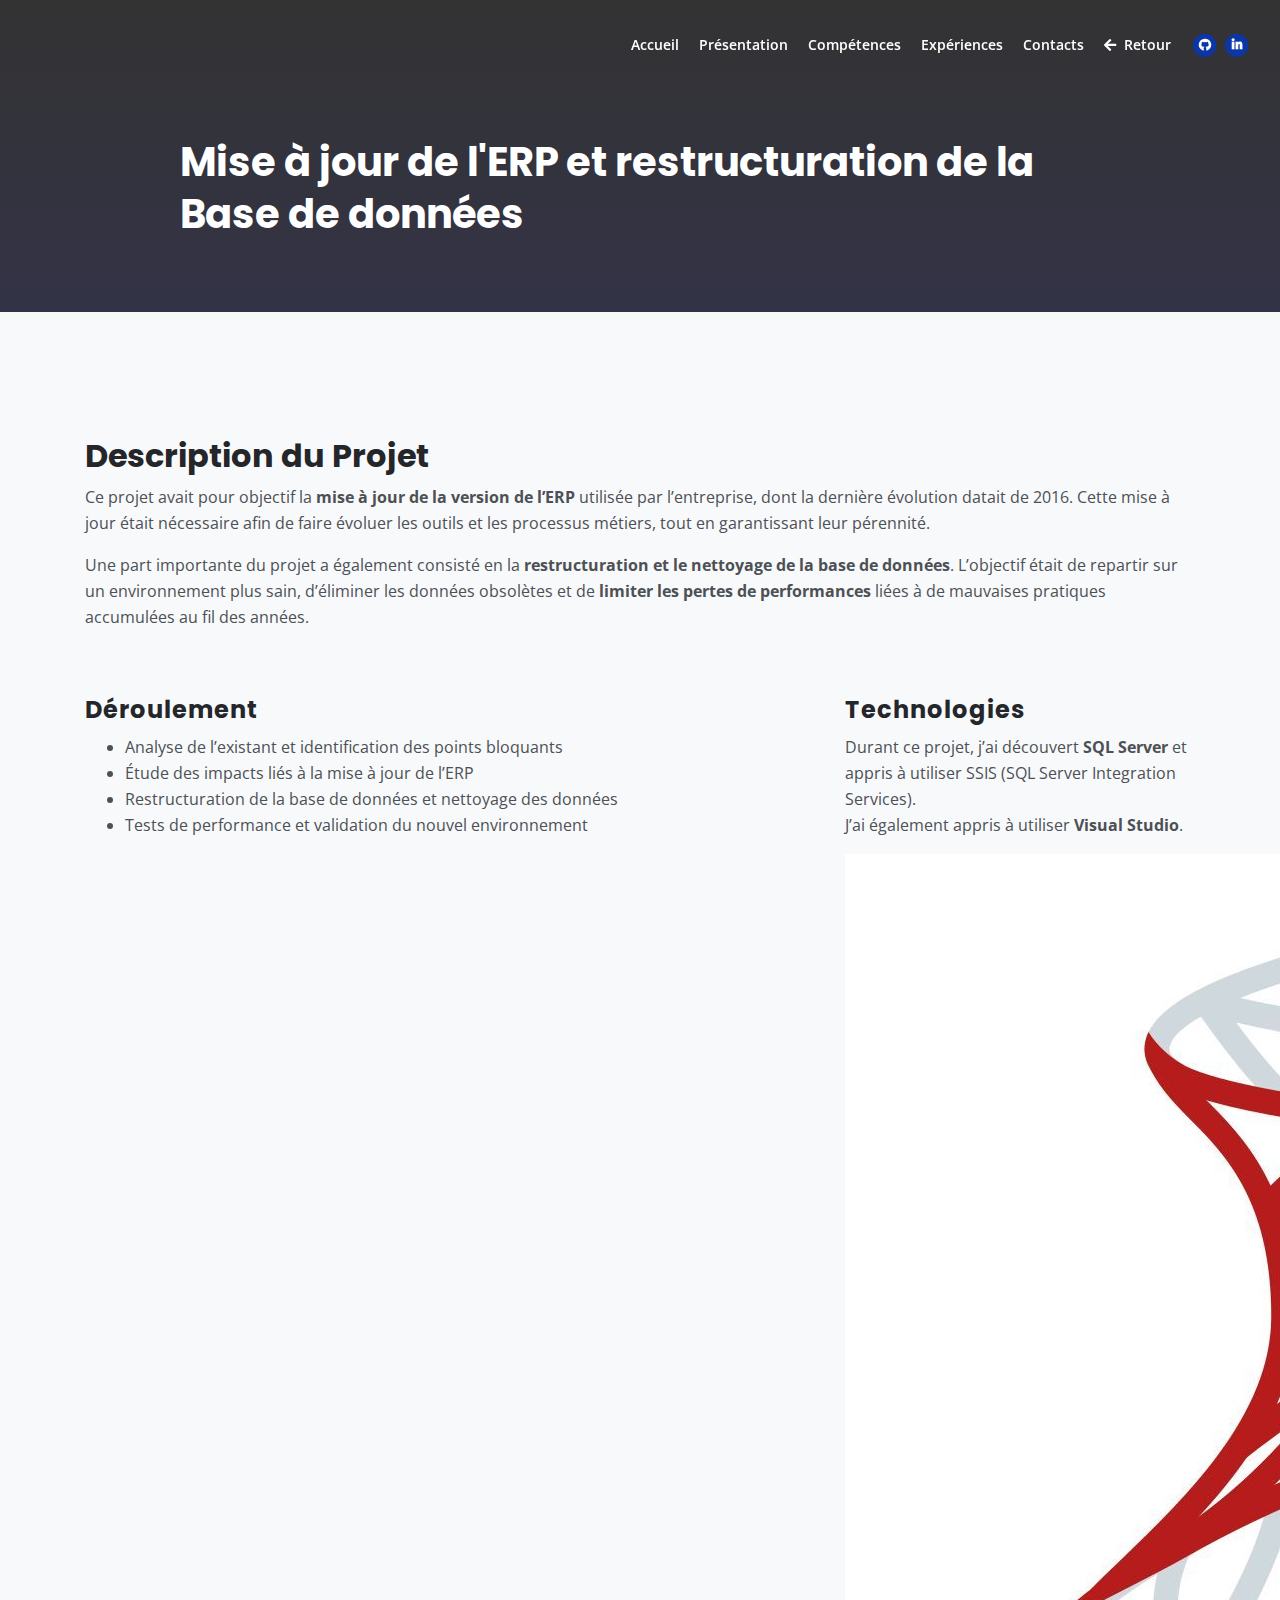
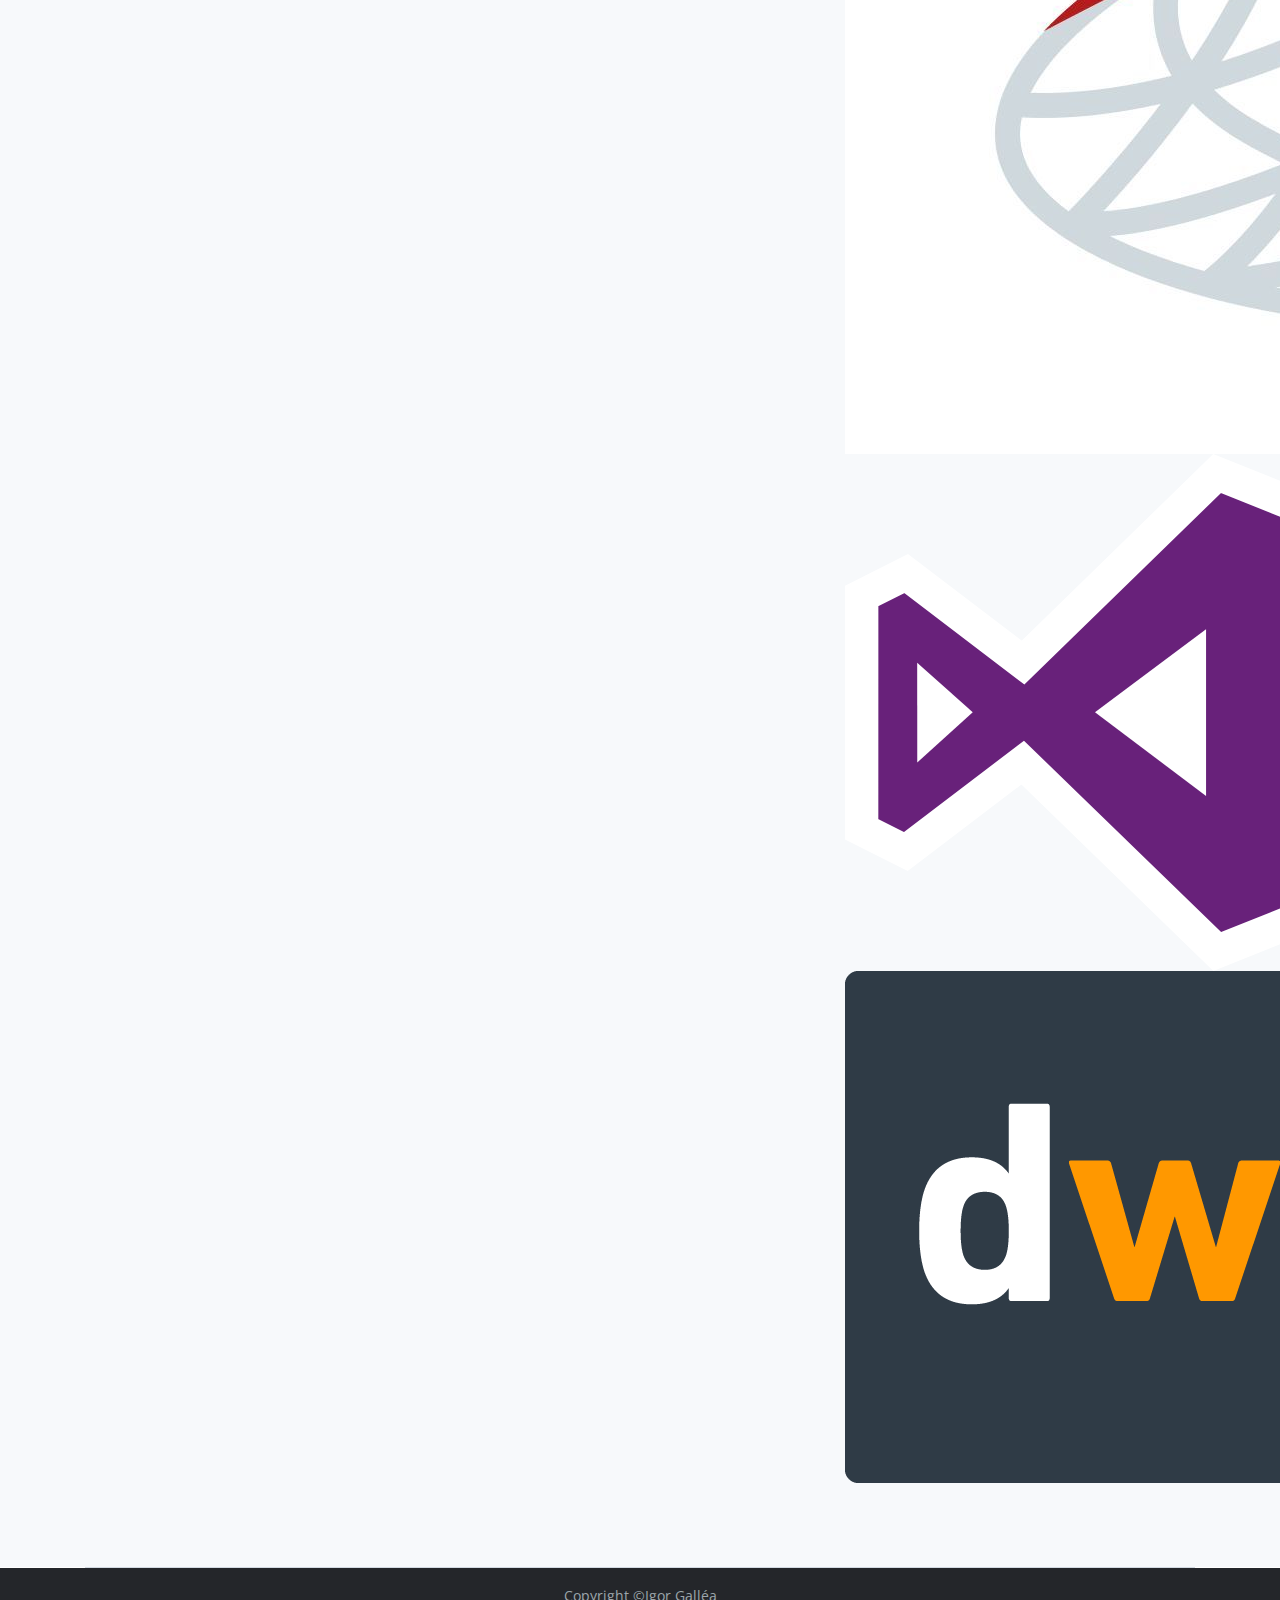
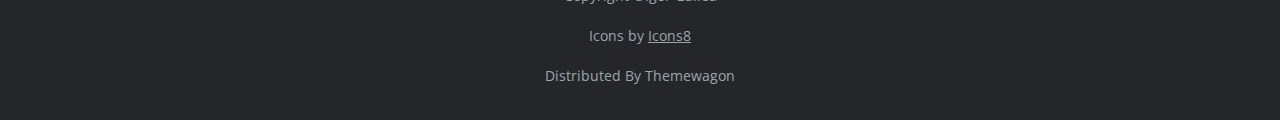
<file: projet1-changement-ERP.html>
<!DOCTYPE html>
<html lang="fr">

<head>
    <meta charset="utf-8">
    <meta name="viewport" content="width=device-width, initial-scale=1, shrink-to-fit=no">

    <!-- SEO Meta Tags -->
    <meta name="description" content="Your description">
    <meta name="author" content="Your name">

    <!-- OG Meta Tags to improve the way the post looks when you share the page on Facebook, Twitter, LinkedIn -->
    <meta property="og:site_name" content /> <!-- website name -->
    <meta property="og:site" content /> <!-- website link -->
    <meta property="og:title" content />
    <!-- title shown in the actual shared post -->
    <meta property="og:description" content />
    <!-- description shown in the actual shared post -->
    <meta property="og:image" content />
    <!-- image link, make sure it's jpg -->
    <meta property="og:url" content />
    <!-- where do you want your post to link to -->
    <meta name="twitter:card" content="summary_large_image">
    <!-- to have large image post format in Twitter -->

    <!-- Webpage Title -->
    <title>Travailler dans une Équipe</title>

    <!-- Styles -->
    <link rel="preconnect" href="https://fonts.gstatic.com">
    <link
        href="https://fonts.googleapis.com/css2?family=Open+Sans:ital,wght@0,400;0,600;0,700;1,400&family=Poppins:wght@600&display=swap"
        rel="stylesheet">
    <link href="css/bootstrap.css" rel="stylesheet">
    <link href="css/fontawesome-all.css" rel="stylesheet">
    <link href="css/styles.css" rel="stylesheet">
    <link href="css/competence.css" rel="stylesheet">

    <!-- Favicon  -->
    <link rel="icon" href="images/I.png">
</head>

<body data-spy="scroll" data-target=".fixed-top">

    <!-- Navigation -->
    <nav class="navbar navbar-expand-lg fixed-top navbar-dark">
        <div class="container">

            <button class="navbar-toggler p-0 border-0" type="button" data-toggle="offcanvas">
                <span class="navbar-toggler-icon"></span>
            </button>

            <div class="navbar-collapse offcanvas-collapse" id="navbarsExampleDefault">
                <ul class="navbar-nav ml-auto">
                    <li class="nav-item">
                        <a class="nav-link page-scroll" href="index.html#header">Accueil<span
                                class="sr-only">(current)</span></a>
                    </li>
                    <li class="nav-item">
                        <a class="nav-link page-scroll" href="index.html#about">Présentation</a>
                    </li>
                    <li class="nav-item">
                        <a class="nav-link page-scroll" href="index.html#services">Compétences</a>
                    </li>
                    <li class="nav-item">
                        <a class="nav-link page-scroll" href="index.html#experiences">Expériences</a>
                    </li>
                    <li class="nav-item">
                        <a class="nav-link page-scroll" href="index.html#contact">Contacts</a>
                    </li>
                    <li class="nav-item">
                        <a class="nav-link page-scroll" href="exp-pro-euro-process.html">
                            <i class="fas fa-arrow-left mr-1"></i>
                            Retour
                        </a>
                    </li>
                </ul>
                <span class="nav-item social-icons">
                    <span class="fa-stack">
                        <a href="https://github.com/Wayhnn">
                            <i class="fas fa-circle fa-stack-2x"></i>
                            <i class="fab fa-github fa-stack-1x"></i>
                        </a>
                    </span>
                    <span class="fa-stack">
                        <a href="https://www.linkedin.com/in/igor-gall%C3%A9a-70b321303/">
                            <i class="fas fa-circle fa-stack-2x"></i>
                            <i class="fab fa-linkedin-in fa-stack-1x"></i>
                        </a>
                    </span>
                </span>
            </div> <!-- end of navbar-collapse -->
        </div> <!-- end of container -->
    </nav> <!-- end of navbar -->
    <!-- end of navigation -->

    <!-- Header -->
    <header class="ex-header">
        <div class="container">
            <div class="row">
                <div class="col-xl-10 offset-xl-1">
                    <h1>Mise à jour de l'ERP et restructuration de la Base
                        de données</h1>
                </div> <!-- end of col -->
            </div> <!-- end of row -->
        </div> <!-- end of container -->
    </header> <!-- end of ex-header -->
    <!-- end of header -->

    <!-- Details -->
    <div id="about" class="basic-1 bg-gray">
        <div class="container">
            <div class="basic-2 bg-gray">
                <div class="row">
                    <div class="col-lg-12 text-container">
                        <!-- Text Container -->
                        <h2>Description du Projet</h2>
                        <p>
                            Ce projet avait pour objectif la <strong>mise à jour de la version de l’ERP</strong>
                            utilisée par l’entreprise, dont la dernière évolution datait de 2016.
                            Cette mise à jour était nécessaire afin de faire évoluer les outils
                            et les processus métiers, tout en garantissant leur pérennité.
                        </p>

                        <p>
                            Une part importante du projet a également consisté en la
                            <strong>restructuration et le nettoyage de la base de données</strong>.
                            L’objectif était de repartir sur un environnement plus sain,
                            d’éliminer les données obsolètes et de
                            <strong>limiter les pertes de performances</strong>
                            liées à de mauvaises pratiques accumulées au fil des années.
                        </p>

                    </div> <!-- end of col -->

                    <div class="col-lg-7 text-container">
                        <h4>Déroulement</h4>
                        <ul>
                            <li>Analyse de l’existant et identification des
                                points bloquants</li>
                            <li>Étude des impacts liés à la mise à jour de
                                l’ERP</li>
                            <li>Restructuration de la base de données et
                                nettoyage des données</li>
                            <li>Tests de performance et validation du nouvel
                                environnement</li>
                        </ul>
                    </div>
                    <div class="col-lg-1"></div>
                    <div class="col-lg-4">
                        <h4>Technologies</h4>
                        <p>
                            Durant ce projet, j’ai découvert <strong>SQL Server</strong> et appris
                            à utiliser SSIS (SQL Server Integration Services).
                            <br>
                            J’ai également appris à utiliser <strong>Visual Studio</strong>.
                        </p>

                        <div class="icons-container">
                            <img src="images/microsoft-sql-server-logo.jpg" alt="alternative">
                            <img src="images/vs-mc-logo.svg" alt="alternative">
                            <img src="images/logo-divalto-short.png" alt="alternative">
                        </div> <!-- end of icons-container -->
                    </div>
                </div> <!-- end of row -->
            </div>
        </div>
    </div>

    <!-- Section Divider -->
    <div class="container">
        <div class="row">
            <div class="col-lg-12">
                <hr class="section-divider">
            </div> <!-- end of col -->
        </div> <!-- end of row -->
    </div> <!-- end of container -->
    <!-- end of section divider -->

    <!-- Copyright -->
    <div class="copyright bg-gray">
        <div class="container">
            <div class="row">
                <div class="col-lg-12">
                    <p class="p-small">Copyright ©<a class="no-line" href="#your-link">Igor Galléa</a></p>
                </div> <!-- end of col -->
            </div> <!-- enf of row -->
        </div> <!-- end of container -->

        <div class="container">
            <div class="row">
                <div class="col-lg-12">
                    <p class="p-small">Icons by <a target="_blank" href="https://icons8.com">Icons8</a></p>
                    <p class="p-small">Distributed By <a class="no-line" href="https://themewagon.com/">Themewagon</a>
                    </p>
                </div> <!-- end of col -->
            </div> <!-- enf of row -->
        </div> <!-- end of container -->

    </div> <!-- end of copyright -->
    <!-- end of copyright -->

    <!-- Scripts -->
    <script src="js/jquery.min.js"></script>
    <!-- jQuery for Bootstrap's JavaScript plugins -->
    <script src="js/bootstrap.min.js"></script> <!-- Bootstrap framework -->
    <script src="js/jquery.easing.min.js"></script>
    <!-- jQuery Easing for smooth scrolling between anchors -->
    <script src="js/scripts.js"></script> <!-- Custom scripts -->
</body>

</html>
</file>
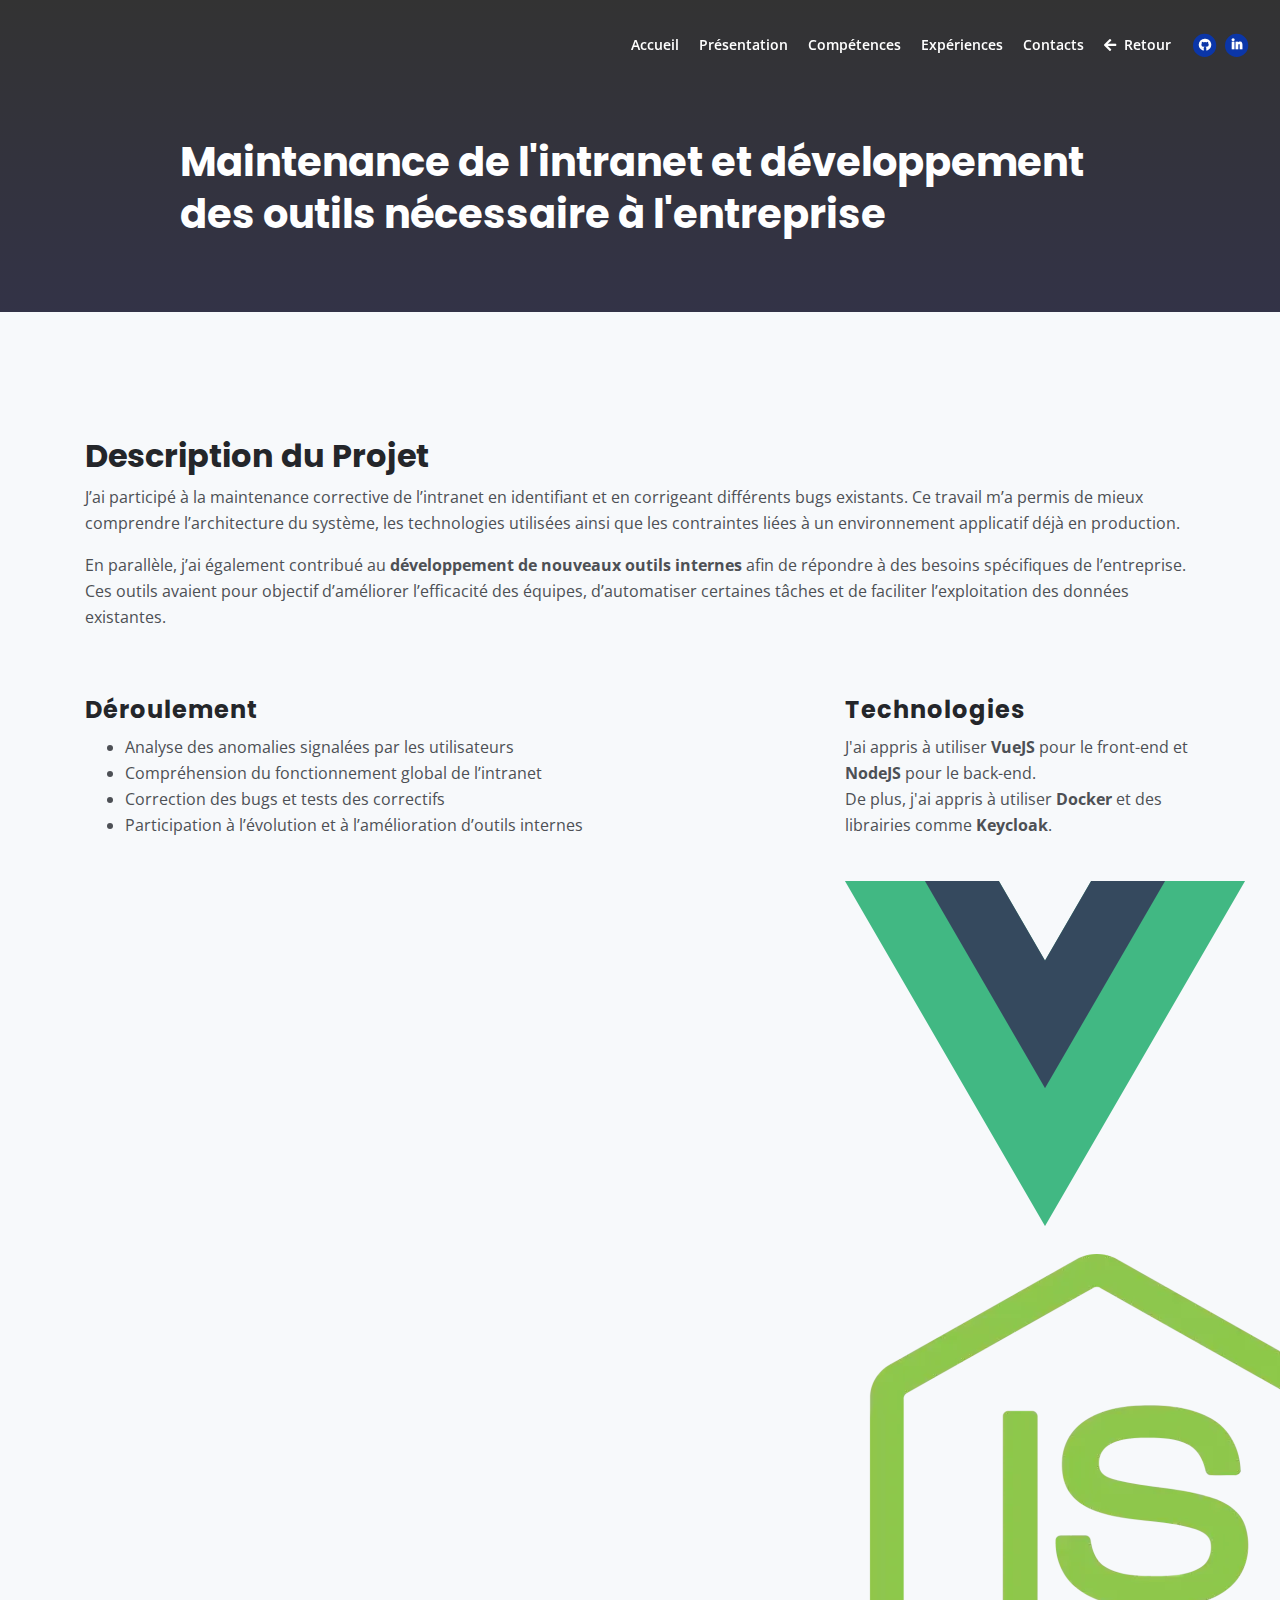
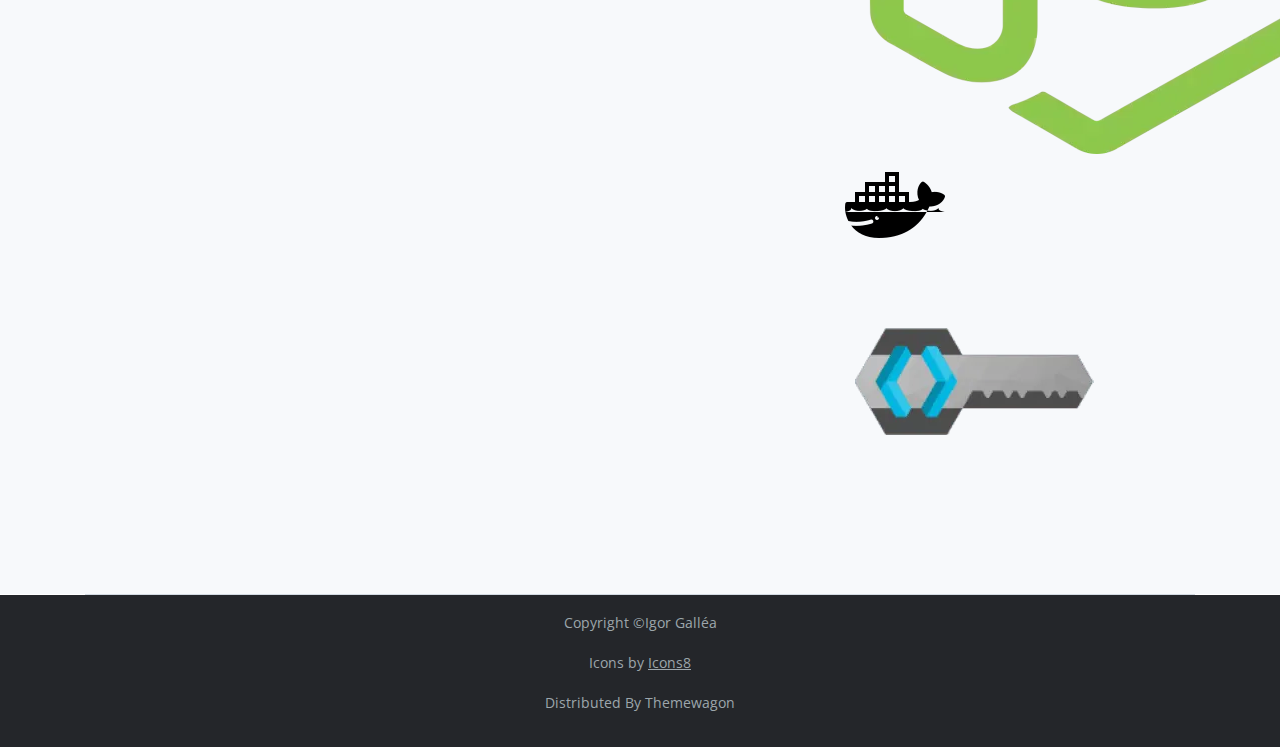
<file: projet2-maintenance-intranet.html>
<!DOCTYPE html>
<html lang="fr">
    <head>
        <meta charset="utf-8">
        <meta name="viewport"
            content="width=device-width, initial-scale=1, shrink-to-fit=no">

        <!-- SEO Meta Tags -->
        <meta name="description" content="Your description">
        <meta name="author" content="Your name">

        <!-- OG Meta Tags to improve the way the post looks when you share the page on Facebook, Twitter, LinkedIn -->
        <meta property="og:site_name" content /> <!-- website name -->
        <meta property="og:site" content /> <!-- website link -->
        <meta property="og:title" content />
        <!-- title shown in the actual shared post -->
        <meta property="og:description" content />
        <!-- description shown in the actual shared post -->
        <meta property="og:image" content />
        <!-- image link, make sure it's jpg -->
        <meta property="og:url" content />
        <!-- where do you want your post to link to -->
        <meta name="twitter:card" content="summary_large_image">
        <!-- to have large image post format in Twitter -->

        <!-- Webpage Title -->
        <title>Travailler dans une Équipe</title>

        <!-- Styles -->
        <link rel="preconnect" href="https://fonts.gstatic.com">
        <link
            href="https://fonts.googleapis.com/css2?family=Open+Sans:ital,wght@0,400;0,600;0,700;1,400&family=Poppins:wght@600&display=swap"
            rel="stylesheet">
        <link href="css/bootstrap.css" rel="stylesheet">
        <link href="css/fontawesome-all.css" rel="stylesheet">
        <link href="css/styles.css" rel="stylesheet">
        <link href="css/competence.css" rel="stylesheet">

        <!-- Favicon  -->
        <link rel="icon" href="images/I.png">
    </head>
    <body data-spy="scroll" data-target=".fixed-top">

        <!-- Navigation -->
        <nav class="navbar navbar-expand-lg fixed-top navbar-dark">
            <div class="container">

                <button class="navbar-toggler p-0 border-0" type="button"
                    data-toggle="offcanvas">
                    <span class="navbar-toggler-icon"></span>
                </button>

                <div class="navbar-collapse offcanvas-collapse"
                    id="navbarsExampleDefault">
                    <ul class="navbar-nav ml-auto">
                        <li class="nav-item">
                            <a class="nav-link page-scroll"
                                href="index.html#header">Accueil<span
                                    class="sr-only">(current)</span></a>
                        </li>
                        <li class="nav-item">
                            <a class="nav-link page-scroll"
                                href="index.html#about">Présentation</a>
                        </li>
                        <li class="nav-item">
                            <a class="nav-link page-scroll"
                                href="index.html#services">Compétences</a>
                        </li>
                        <li class="nav-item">
                            <a class="nav-link page-scroll"
                                href="index.html#experiences">Expériences</a>
                        </li>
                        <li class="nav-item">
                            <a class="nav-link page-scroll"
                                href="index.html#contact">Contacts</a>
                        </li>
                        <li class="nav-item">
                            <a class="nav-link page-scroll"
                                href="exp-pro-euro-process.html">
                                <i class="fas fa-arrow-left mr-1"></i>
                                Retour
                            </a>
                        </li>
                    </ul>
                    <span class="nav-item social-icons">
                        <span class="fa-stack">
                            <a href="https://github.com/Wayhnn">
                                <i class="fas fa-circle fa-stack-2x"></i>
                                <i class="fab fa-github fa-stack-1x"></i>
                            </a>
                        </span>
                        <span class="fa-stack">
                            <a
                                href="https://www.linkedin.com/in/igor-gall%C3%A9a-70b321303/">
                                <i class="fas fa-circle fa-stack-2x"></i>
                                <i class="fab fa-linkedin-in fa-stack-1x"></i>
                            </a>
                        </span>
                    </span>
                </div> <!-- end of navbar-collapse -->
            </div> <!-- end of container -->
        </nav> <!-- end of navbar -->
        <!-- end of navigation -->

        <!-- Header -->
        <header class="ex-header">
            <div class="container">
                <div class="row">
                    <div class="col-xl-10 offset-xl-1">
                        <h1>Maintenance de l'intranet et développement des
                            outils nécessaire à l'entreprise</h1>
                    </div> <!-- end of col -->
                </div> <!-- end of row -->
            </div> <!-- end of container -->
        </header> <!-- end of ex-header -->
        <!-- end of header -->

        <!-- Details -->
        <div id="about" class="basic-1 bg-gray">
            <div class="container">
                <div class="basic-2 bg-gray">
                    <div class="row">
                        <div class="col-lg-12 text-container">
                            <!-- Text Container -->
                            <h2>Description du Projet</h2>
                            <p>
                                J’ai participé à la maintenance corrective de
                                l’intranet en identifiant
                                et en corrigeant différents bugs existants. Ce
                                travail m’a permis de mieux
                                comprendre l’architecture du système, les
                                technologies utilisées ainsi que
                                les contraintes liées à un environnement
                                applicatif déjà en production.
                            </p>
                            <p>
                                En parallèle, j’ai également contribué au
                                <strong>développement de nouveaux outils
                                    internes</strong>
                                afin de répondre à des besoins spécifiques de
                                l’entreprise. Ces outils avaient
                                pour objectif d’améliorer l’efficacité des
                                équipes, d’automatiser certaines tâches
                                et de faciliter l’exploitation des données
                                existantes.
                            </p>
                        </div> <!-- end of col -->

                        <div class="col-lg-7 text-container">
                            <h4>Déroulement</h4>
                            <ul>
                                <li>Analyse des anomalies signalées par les
                                    utilisateurs</li>
                                <li>Compréhension du fonctionnement global de
                                    l’intranet</li>
                                <li>Correction des bugs et tests des
                                    correctifs</li>
                                <li>Participation à l’évolution et à
                                    l’amélioration d’outils internes</li>
                            </ul>
                        </div>
                        <div class="col-lg-1"></div>
                        <div class="col-lg-4">
                            <h4>Technologies</h4>
                            <p>
                                J'ai appris à utiliser <strong>VueJS</strong>
                                pour le front-end et <strong>NodeJS</strong>
                                pour le back-end. <br>
                                De plus, j'ai appris à utiliser
                                <strong>Docker</strong> et des librairies comme
                                <strong>Keycloak</strong>.
                            </p>
                            <div class="icons-container">
                                <img src="images/vue.png"
                                    alt="alternative">
                                <img src="images/logo-nodejs.webp"
                                    alt="alternative">
                                <img src="images/icon-docker-100.png"
                                    alt="alternative">
                                <img src="images/logo-keycloak.webp"
                                    alt="alternative">
                            </div> <!-- end of icons-container -->
                        </div>
                    </div> <!-- end of row -->
                </div>
            </div>
        </div>

        <!-- Section Divider -->
        <div class="container">
            <div class="row">
                <div class="col-lg-12">
                    <hr class="section-divider">
                </div> <!-- end of col -->
            </div> <!-- end of row -->
        </div> <!-- end of container -->
        <!-- end of section divider -->

        <!-- Copyright -->
        <div class="copyright bg-gray">
            <div class="container">
                <div class="row">
                    <div class="col-lg-12">
                        <p class="p-small">Copyright ©<a class="no-line"
                                href="#your-link">Igor Galléa</a></p>
                    </div> <!-- end of col -->
                </div> <!-- enf of row -->
            </div> <!-- end of container -->

            <div class="container">
                <div class="row">
                    <div class="col-lg-12">
                        <p class="p-small">Icons by <a target="_blank"
                                href="https://icons8.com">Icons8</a></p>
                        <p class="p-small">Distributed By <a class="no-line"
                                href="https://themewagon.com/">Themewagon</a></p>
                    </div> <!-- end of col -->
                </div> <!-- enf of row -->
            </div> <!-- end of container -->

        </div> <!-- end of copyright -->
        <!-- end of copyright -->

        <!-- Scripts -->
        <script src="js/jquery.min.js"></script>
        <!-- jQuery for Bootstrap's JavaScript plugins -->
        <script src="js/bootstrap.min.js"></script> <!-- Bootstrap framework -->
        <script src="js/jquery.easing.min.js"></script>
        <!-- jQuery Easing for smooth scrolling between anchors -->
        <script src="js/scripts.js"></script> <!-- Custom scripts -->
    </body>
</html>
</file>
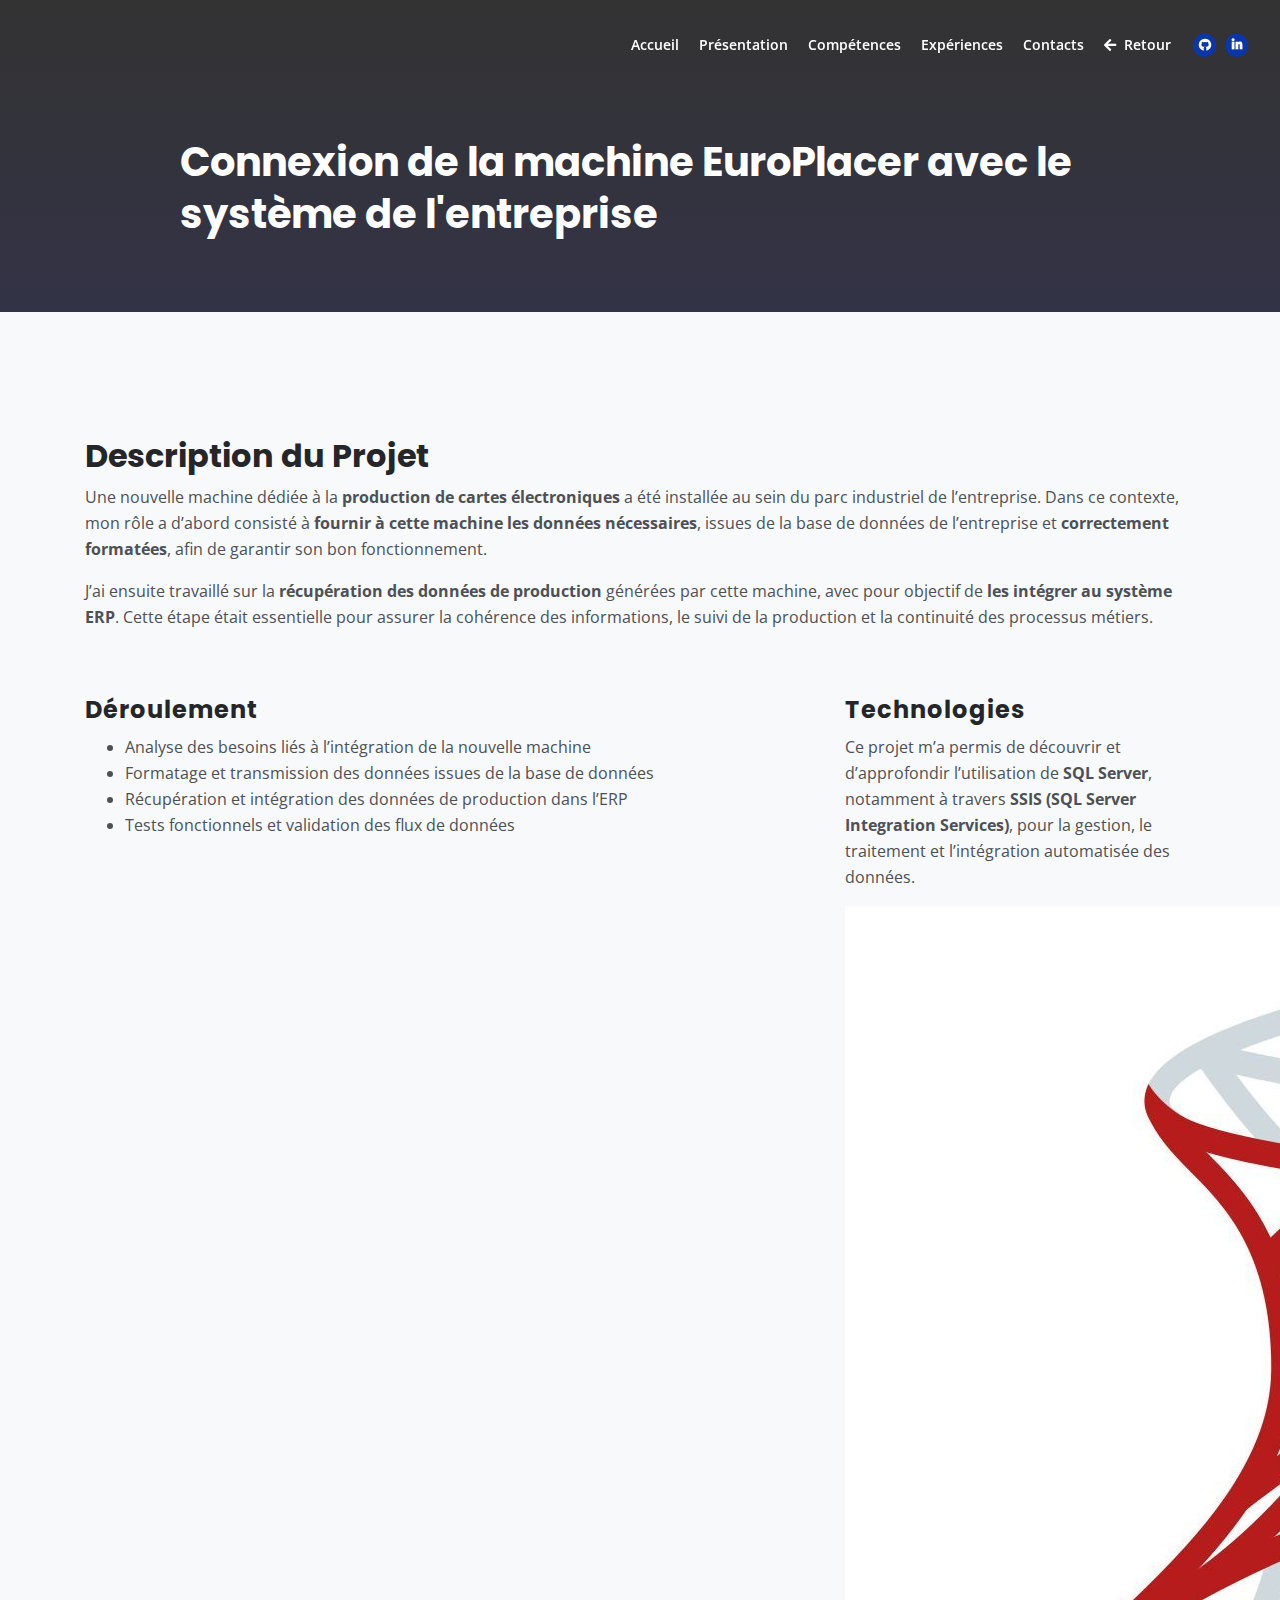
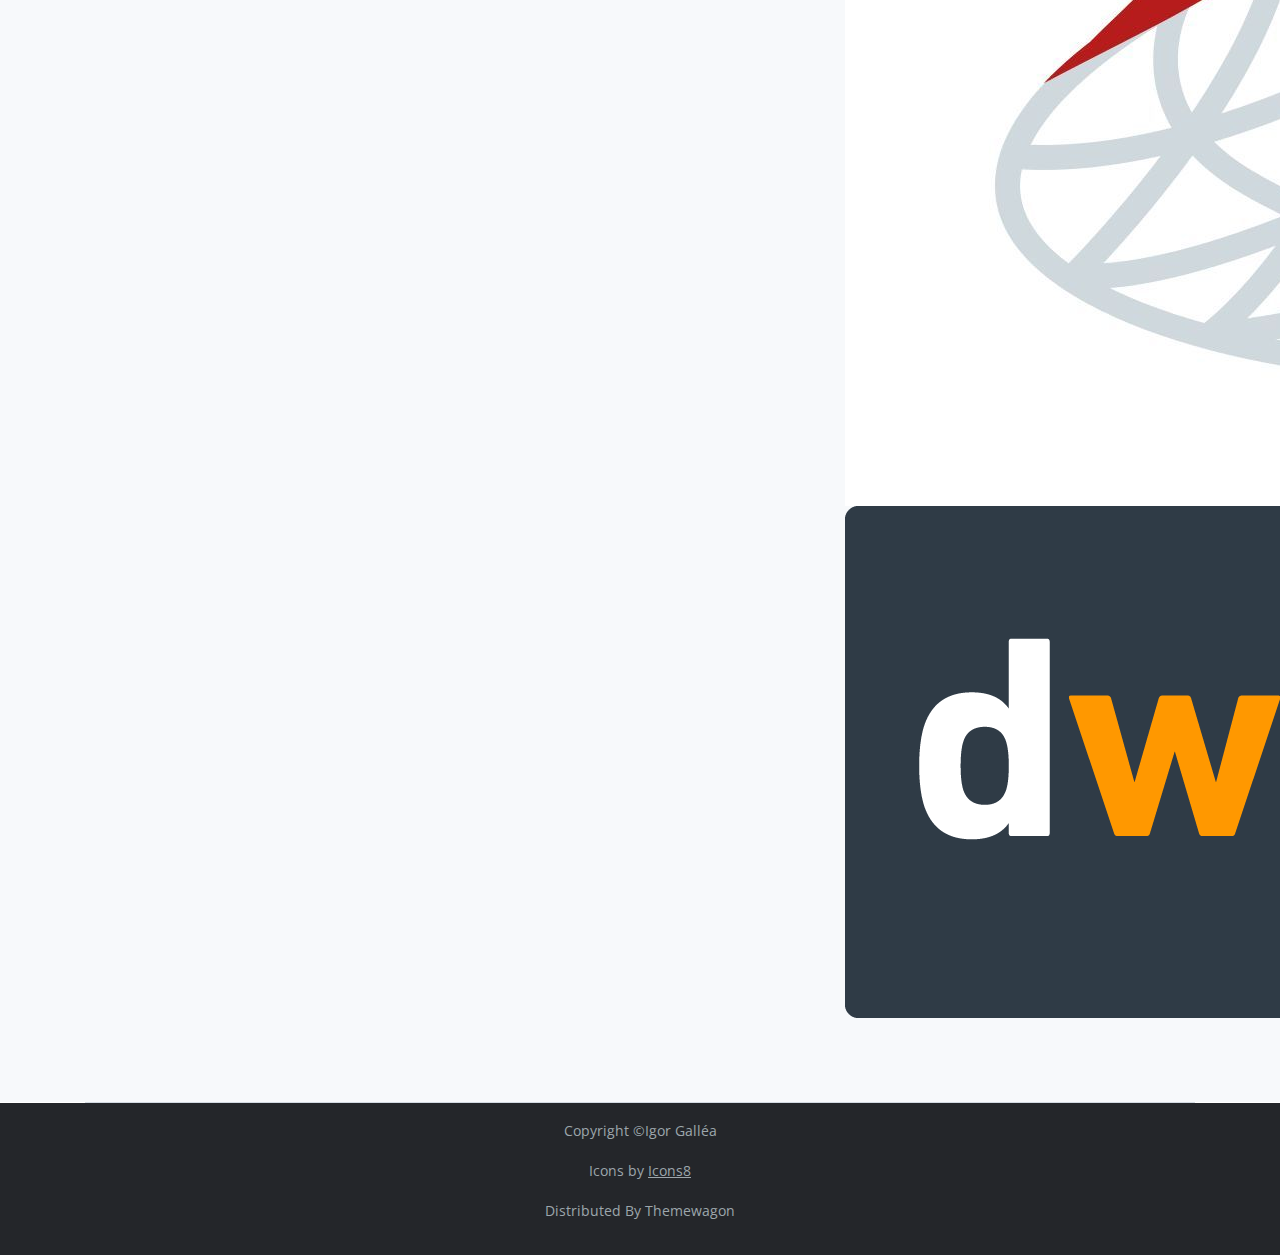
<file: projet3-euro-placer.html>
<!DOCTYPE html>
<html lang="fr">

<head>
    <meta charset="utf-8">
    <meta name="viewport" content="width=device-width, initial-scale=1, shrink-to-fit=no">

    <!-- SEO Meta Tags -->
    <meta name="description" content="Your description">
    <meta name="author" content="Your name">

    <!-- OG Meta Tags to improve the way the post looks when you share the page on Facebook, Twitter, LinkedIn -->
    <meta property="og:site_name" content /> <!-- website name -->
    <meta property="og:site" content /> <!-- website link -->
    <meta property="og:title" content />
    <!-- title shown in the actual shared post -->
    <meta property="og:description" content />
    <!-- description shown in the actual shared post -->
    <meta property="og:image" content />
    <!-- image link, make sure it's jpg -->
    <meta property="og:url" content />
    <!-- where do you want your post to link to -->
    <meta name="twitter:card" content="summary_large_image">
    <!-- to have large image post format in Twitter -->

    <!-- Webpage Title -->
    <title>Travailler dans une Équipe</title>

    <!-- Styles -->
    <link rel="preconnect" href="https://fonts.gstatic.com">
    <link
        href="https://fonts.googleapis.com/css2?family=Open+Sans:ital,wght@0,400;0,600;0,700;1,400&family=Poppins:wght@600&display=swap"
        rel="stylesheet">
    <link href="css/bootstrap.css" rel="stylesheet">
    <link href="css/fontawesome-all.css" rel="stylesheet">
    <link href="css/styles.css" rel="stylesheet">
    <link href="css/competence.css" rel="stylesheet">

    <!-- Favicon  -->
    <link rel="icon" href="images/I.png">
</head>

<body data-spy="scroll" data-target=".fixed-top">

    <!-- Navigation -->
    <nav class="navbar navbar-expand-lg fixed-top navbar-dark">
        <div class="container">

            <button class="navbar-toggler p-0 border-0" type="button" data-toggle="offcanvas">
                <span class="navbar-toggler-icon"></span>
            </button>

            <div class="navbar-collapse offcanvas-collapse" id="navbarsExampleDefault">
                <ul class="navbar-nav ml-auto">
                    <li class="nav-item">
                        <a class="nav-link page-scroll" href="index.html#header">Accueil<span
                                class="sr-only">(current)</span></a>
                    </li>
                    <li class="nav-item">
                        <a class="nav-link page-scroll" href="index.html#about">Présentation</a>
                    </li>
                    <li class="nav-item">
                        <a class="nav-link page-scroll" href="index.html#services">Compétences</a>
                    </li>
                    <li class="nav-item">
                        <a class="nav-link page-scroll" href="index.html#experiences">Expériences</a>
                    </li>
                    <li class="nav-item">
                        <a class="nav-link page-scroll" href="index.html#contact">Contacts</a>
                    </li>
                    <li class="nav-item">
                        <a class="nav-link page-scroll" href="exp-pro-euro-process.html">
                            <i class="fas fa-arrow-left mr-1"></i>
                            Retour
                        </a>
                    </li>
                </ul>
                <span class="nav-item social-icons">
                    <span class="fa-stack">
                        <a href="https://github.com/Wayhnn">
                            <i class="fas fa-circle fa-stack-2x"></i>
                            <i class="fab fa-github fa-stack-1x"></i>
                        </a>
                    </span>
                    <span class="fa-stack">
                        <a href="https://www.linkedin.com/in/igor-gall%C3%A9a-70b321303/">
                            <i class="fas fa-circle fa-stack-2x"></i>
                            <i class="fab fa-linkedin-in fa-stack-1x"></i>
                        </a>
                    </span>
                </span>
            </div> <!-- end of navbar-collapse -->
        </div> <!-- end of container -->
    </nav> <!-- end of navbar -->
    <!-- end of navigation -->

    <!-- Header -->
    <header class="ex-header">
        <div class="container">
            <div class="row">
                <div class="col-xl-10 offset-xl-1">
                    <h1>Connexion de la machine EuroPlacer avec le système
                        de l'entreprise</h1>
                </div> <!-- end of col -->
            </div> <!-- end of row -->
        </div> <!-- end of container -->
    </header> <!-- end of ex-header -->
    <!-- end of header -->

    <!-- Details -->
    <div id="about" class="basic-1 bg-gray">
        <div class="container">
            <div class="basic-2 bg-gray">
                <div class="row">
                    <div class="col-lg-12 text-container">
                        <!-- Text Container -->
                        <h2>Description du Projet</h2>
                        <p>
                            Une nouvelle machine dédiée à la
                            <strong>production de cartes électroniques</strong>
                            a été installée au sein du parc industriel de l’entreprise.
                            Dans ce contexte, mon rôle a d’abord consisté à
                            <strong>fournir à cette machine les données nécessaires</strong>,
                            issues de la base de données de l’entreprise et
                            <strong>correctement formatées</strong>, afin de garantir son bon
                            fonctionnement.
                        </p>

                        <p>
                            J’ai ensuite travaillé sur la
                            <strong>récupération des données de production</strong>
                            générées par cette machine, avec pour objectif de
                            <strong>les intégrer au système ERP</strong>.
                            Cette étape était essentielle pour assurer la cohérence
                            des informations, le suivi de la production et la continuité
                            des processus métiers.
                        </p>

                    </div> <!-- end of col -->

                    <div class="col-lg-7 text-container">
                        <h4>Déroulement</h4>
                        <ul>
                            <li>Analyse des besoins liés à l’intégration de
                                la nouvelle machine</li>
                            <li>Formatage et transmission des données issues
                                de la base de données</li>
                            <li>Récupération et intégration des données de
                                production dans l’ERP</li>
                            <li>Tests fonctionnels et validation des flux de
                                données</li>
                        </ul>
                    </div>
                    <div class="col-lg-1"></div>
                    <div class="col-lg-4">
                        <h4>Technologies</h4>
                        <p>
                            Ce projet m’a permis de découvrir et d’approfondir l’utilisation de
                            <strong>SQL Server</strong>, notamment à travers
                            <strong>SSIS (SQL Server Integration Services)</strong>,
                            pour la gestion, le traitement et l’intégration automatisée
                            des données.
                        </p>

                        <div class="icons-container">
                            <img src="images/microsoft-sql-server-logo.jpg" alt="alternative">
                            <img src="images/logo-divalto-short.png" alt="alternative">
                        </div> <!-- end of icons-container -->
                    </div>
                </div> <!-- end of row -->
            </div>
        </div>
    </div>

    <!-- Section Divider -->
    <div class="container">
        <div class="row">
            <div class="col-lg-12">
                <hr class="section-divider">
            </div> <!-- end of col -->
        </div> <!-- end of row -->
    </div> <!-- end of container -->
    <!-- end of section divider -->

    <!-- Copyright -->
    <div class="copyright bg-gray">
        <div class="container">
            <div class="row">
                <div class="col-lg-12">
                    <p class="p-small">Copyright ©<a class="no-line" href="#your-link">Igor Galléa</a></p>
                </div> <!-- end of col -->
            </div> <!-- enf of row -->
        </div> <!-- end of container -->

        <div class="container">
            <div class="row">
                <div class="col-lg-12">
                    <p class="p-small">Icons by <a target="_blank" href="https://icons8.com">Icons8</a></p>
                    <p class="p-small">Distributed By <a class="no-line" href="https://themewagon.com/">Themewagon</a>
                    </p>
                </div> <!-- end of col -->
            </div> <!-- enf of row -->
        </div> <!-- end of container -->

    </div> <!-- end of copyright -->
    <!-- end of copyright -->

    <!-- Scripts -->
    <script src="js/jquery.min.js"></script>
    <!-- jQuery for Bootstrap's JavaScript plugins -->
    <script src="js/bootstrap.min.js"></script> <!-- Bootstrap framework -->
    <script src="js/jquery.easing.min.js"></script>
    <!-- jQuery Easing for smooth scrolling between anchors -->
    <script src="js/scripts.js"></script> <!-- Custom scripts -->
</body>

</html>
</file>
<file: css/styles.css>
/* Description: Master CSS file */

/*****************************************
Table Of Contents:
- General Styles
- Navigation
- Header
- About
- Services
- Details
- Projects
- Works
- Testimonials
- Questions
- Contact
- Footer 
- Copyright
- Back To Top Button
- Extra Pages
- Media Queries
******************************************/

/*****************************************
Colors:
- Backgrounds, navbar - black #24262a
- Backgrounds - light gray #f7f9fb
- Buttons, icons - blue #0b36a8
- Headings text - black #24262a
- Body text - dark gray #4d5055
******************************************/


/**************************/
/*     General Styles     */
/**************************/
body,
html {
    width: 100%;
	height: 100%;
}

body, p {
	color: #4d5055; 
	font: 400 1rem/1.625rem "Open Sans", sans-serif;
}

h1 {
	color: #24262a;
	font-weight: 700;
	font-size: 2.5rem;
	line-height: 3.25rem;
	font-family: "Poppins"
}

h2 {
	color: #24262a;
	font-weight: 700;
	font-size: 2rem;
	line-height: 2.5rem;
	font-family: "Poppins"
}

h3 {
	color: #24262a;
	font-weight: 700;
	font-size: 1.75rem;
	line-height: 2.25rem;
	font-family: "Poppins"
}

h4 {
	color: #24262a;
	font-weight: 700;
	font-size: 1.5rem;
	line-height: 2rem;
	font-family: "Poppins"
}

h5 {
	color: #24262a;
	font-weight: 700;
	font-size: 1.25rem;
	line-height: 1.625rem;
	font-family: "Poppins"
}

h6 {
	color: #24262a;
	font-weight: 700;
	font-size: 1rem;
	line-height: 1.375rem;
	font-family: "Poppins"
}

.p-large {
	font-size: 1.125rem;
	line-height: 1.75rem;
}

.p-small {
	font-size: 0.875rem;
	line-height: 1.5rem;
}

.testimonial-text {
	font-style: italic;
}

.testimonial-author {
	font-weight: 700;
	font-size: 1rem;
	line-height: 1.5rem;
}

.li-space-lg li {
	margin-bottom: 0.5rem;
}

a {
	color: #4d5055;
	text-decoration: underline;
}

a:hover {
	color: #4d5055;
	text-decoration: underline;
}

.no-line {
	text-decoration: none;
}

.no-line:hover {
	text-decoration: none;
}

.blue {
	color: #2259ec;
}

.bg-gray {
	background-color: #f7f9fb;
}

.section-divider {
	display: block;
	height: 1px;
	margin: 0;
	border: none;
	background-color: #d3dae2;
}

.btn-solid-reg {
	display: inline-block;
	padding: 1.375rem 2.25rem 1.375rem 2.25rem;
	border: 1px solid #0b36a8;
	background-color: #0b36a8;
	color: #ffffff;
	font-weight: 600;
	font-size: 0.875rem;
	line-height: 0;
	text-decoration: none;
	transition: all 0.2s;
}

.btn-solid-reg:hover {
	background-color: transparent;
	color: #0b36a8; /* needs to stay here because of the color property of a tag */
	text-decoration: none;
}

.btn-solid-lg {
	display: inline-block;
	padding: 1.625rem 2.625rem 1.625rem 2.625rem;
	border: 1px solid #0b36a8;
	background-color: #0b36a8;
	color: #ffffff;
	font-weight: 600;
	font-size: 0.875rem;
	line-height: 0;
	text-decoration: none;
	transition: all 0.2s;
}

.btn-solid-lg:hover {
	background-color: transparent;
	color: #0b36a8; /* needs to stay here because of the color property of a tag */
	text-decoration: none;
}

.btn-outline-reg {
	display: inline-block;
	padding: 1.375rem 2.25rem 1.375rem 2.25rem;
	border: 1px solid #24262a;
	background-color: transparent;
	color: #24262a;
	font-weight: 600;
	font-size: 0.875rem;
	line-height: 0;
	text-decoration: none;
	transition: all 0.2s;
}

.btn-outline-reg:hover {
	background-color: #24262a;
	color: #ffffff;
	text-decoration: none;
}

.btn-outline-lg {
	display: inline-block;
	padding: 1.625rem 2.625rem 1.625rem 2.625rem;
	border: 1px solid #24262a;
	background-color: transparent;
	color: #24262a;
	font-weight: 600;
	font-size: 0.875rem;
	line-height: 0;
	text-decoration: none;
	transition: all 0.2s;
}

.btn-outline-lg:hover {
	background-color: #24262a;
	color: #ffffff;
	text-decoration: none;
}

.btn-outline-sm {
	display: inline-block;
	padding: 1rem 1.5rem 1rem 1.5rem;
	border: 1px solid #24262a;
	background-color: transparent;
	color: #24262a;
	font-weight: 600;
	font-size: 0.875rem;
	line-height: 0;
	text-decoration: none;
	transition: all 0.2s;
}

.btn-outline-sm:hover {
	background-color: #24262a;
	color: #ffffff;
	text-decoration: none;
}

.form-group {
	position: relative;
	margin-bottom: 1.25rem;
}

.label-control {
	position: absolute;
	top: 0.875rem;
	left: 1.5rem;
	color: #7d838a;
	opacity: 1;
	font-size: 0.875rem;
	line-height: 1.375rem;
	cursor: text;
	transition: all 0.2s ease;
}

.form-control-input:focus + .label-control,
.form-control-input.notEmpty + .label-control,
.form-control-textarea:focus + .label-control,
.form-control-textarea.notEmpty + .label-control {
	top: 0.125rem;
	color: #4d5055;
	opacity: 1;
	font-size: 0.75rem;
	font-weight: 700;
}

.form-control-input,
.form-control-select {
	display: block; /* needed for proper display of the label in Firefox, IE, Edge */
	width: 100%;
	padding-top: 1.125rem;
	padding-bottom: 0.125rem;
	padding-left: 1.5rem;
	border: 1px solid #cbcbd1;
	background-color: #ffffff;
	color: #4d5055;
	font-size: 0.875rem;
	line-height: 1.875rem;
	transition: all 0.2s;
	-webkit-appearance: none; /* removes inner shadow on form inputs on ios safari */
}

.form-control-select {
	padding-top: 0.5rem;
	padding-bottom: 0.5rem;
	height: 3.25rem;
	color: #7d838a;
}

select {
    /* you should keep these first rules in place to maintain cross-browser behavior */
    -webkit-appearance: none;
	-moz-appearance: none;
	-ms-appearance: none;
    -o-appearance: none;
    appearance: none;
    background-image: url('../images/down-arrow.png');
    background-position: 96% 50%;
    background-repeat: no-repeat;
    outline: none;
}

.form-control-textarea {
	display: block; /* used to eliminate a bottom gap difference between Chrome and IE/FF */
	width: 100%;
	height: 14rem; /* used instead of html rows to normalize height between Chrome and IE/FF */
	padding-top: 1.5rem;
	padding-left: 1.3125rem;
	border: 1px solid #cbcbd1;
	background-color: #ffffff;
	color: #4d5055;
	font-size: 0.875rem;
	line-height: 1.5rem;
	transition: all 0.2s;
}

.form-control-input:focus,
.form-control-select:focus,
.form-control-textarea:focus {
	border: 1px solid #a1a1a1;
	outline: none; /* Removes blue border on focus */
}

.form-control-input:hover,
.form-control-select:hover,
.form-control-textarea:hover {
	border: 1px solid #a1a1a1;
}

.checkbox {
	font-size: 0.75rem;
	line-height: 1.25rem;
}

input[type='checkbox'] {
	vertical-align: -10%;
	margin-right: 0.5rem;
}

.form-control-submit-button {
	display: inline-block;
	width: 100%;
	height: 3.25rem;
	border: 1px solid #0b36a8;
	border-radius: 32px;
	background-color: #0b36a8;
	color: #ffffff;
	font-weight: 600;
	font-size: 0.875rem;
	line-height: 0;
	cursor: pointer;
	transition: all 0.2s;
}

.form-control-submit-button:hover {
	border: 1px solid #24262a;
	background-color: transparent;
	color: #24262a;
}


/**********************/
/*     Navigation     */
/**********************/
.navbar {
	background-color: #24262a;
	font-weight: 600;
	font-size: 0.875rem;
	line-height: 0.875rem;
	box-shadow: 0 1px 6px 0 rgba(0, 0, 0, 0.025);
}

.navbar .navbar-brand {
	padding-top: 0.125rem;
	padding-bottom: 0.125rem;
}

.navbar .logo-image img {
    width: 118px;
	height: 36px;
}

.navbar .logo-text {
	color: #ffffff;
	font-weight: 700;
	font-size: 1.875rem;
	line-height: 1rem;
	text-decoration: none;
}

.offcanvas-collapse {
	position: fixed;
	top: 2.90rem; /* adjusts the height between the top of the page and the offcanvas menu */
	bottom: 0;
	left: 100%;
	width: 100%;
	padding-right: 1rem;
	padding-left: 1rem;
	overflow-y: auto;
	visibility: hidden;
	background-color: #24262a;
	transition: visibility .3s ease-in-out, -webkit-transform .3s ease-in-out;
	transition: transform .3s ease-in-out, visibility .3s ease-in-out;
	transition: transform .3s ease-in-out, visibility .3s ease-in-out, -webkit-transform .3s ease-in-out;
}

.offcanvas-collapse.open {
	visibility: visible;
	-webkit-transform: translateX(-100%);
	transform: translateX(-100%);
}

.navbar .navbar-nav {
	margin-top: 0.75rem;
	margin-bottom: 0.5rem;
}

.navbar .nav-item .nav-link {
	padding-top: 0.625rem;
	padding-bottom: 0.625rem;
	color: #ffffff;
	text-decoration: none;
	transition: all 0.2s ease;
}

.navbar .nav-item.dropdown.show .nav-link,
.navbar .nav-item .nav-link:hover,
.navbar .nav-item .nav-link.active {
	color: #9c9ead;
}

/* Dropdown Menu */
.navbar .dropdown .dropdown-menu {
	animation: fadeDropdown 0.2s; /* required for the fade animation */
}

@keyframes fadeDropdown {
    0% {
        opacity: 0;
    }

    100% {
        opacity: 1;
	}
}

.navbar .dropdown-menu {
	margin-top: 0.5rem;
	margin-bottom: 0.5rem;
	border: none;
	background-color: #24262a;
}

.navbar .dropdown-item {
	padding-top: 0.5rem;
	padding-bottom: 0.5rem;
	color: #ffffff;
	font-weight: 600;
	font-size: 0.875rem;
	line-height: 0.875rem;
	text-decoration: none;
}

.navbar .dropdown-item:hover {
	background-color: #24262a;
	color: #9c9ead;
}

.navbar .dropdown-divider {
	width: 100%;
	height: 1px;
	margin: 0.5rem auto 0.5rem auto;
	border: none;
	background-color: #505050;
}
/* end of dropdown menu */

.navbar .fa-stack {
	width: 2em;
	margin-right: 0.25rem;
	font-size: 0.75rem;
}

.navbar .fa-stack-2x {
	color: #0b36a8;
	transition: all 0.2s ease;
}

.navbar .fa-stack-1x {
	color: #ffffff;
	transition: all 0.2s ease;
}

.navbar .fa-stack:hover .fa-stack-2x {
	color: #ffffff;
}

.navbar .fa-stack:hover .fa-stack-1x {
	color: #0b36a8;
}

.navbar .navbar-toggler {
	padding: 0;
	border: none;
	font-size: 1.25rem;
}


/******************/
/*     Header     */
/******************/
.header {
	padding-top: 7rem;
	padding-bottom: 5.5rem;
	background: linear-gradient(rgba(0, 0, 0, 0.8), rgba(0, 0, 15, 0.8));
	background-size: cover;
	text-align: center;
}

.header .h1-large {
	color: #ffffff;
}

.header .btn-solid-lg:hover {
	border: 1px solid #ffffff;
	color: #ffffff;
}

.header .btn-outline-lg {
	padding: 1.625rem 1.625rem 1.625rem 1.625rem;
	border: none;
	color: #ffffff;
}

.header .btn-outline-lg:hover {
	background: transparent;
	color: #9c9ead;
	text-decoration: none;
}

.header .btn-outline-lg .fas {
	margin-right: 0.375rem;
}

.header .header-desc
{
	color: #ffffff;
	margin-bottom: 1.75rem;
}

.header .col-lg-6 .container
{
	display: flex;
	justify-content: center;
}

.header img{
	height: 400px;
	border-radius: 50%;
}


/*****************/
/*     About     */
/*****************/
.basic-1 {
	padding-top: 7.75rem;
	padding-bottom: 5.25rem;
}

.basic-1 .text-container {
	margin-bottom: 3rem;
}

.basic-1 .time {
	margin-bottom: 0.5rem;
	color: #0b36a8;
	font-weight: 600;
	font-size: 0.875rem;
	line-height: 1.5rem;
	font-family: "Poppins";
}

.basic-1 h6 {
	margin-bottom: 0.125rem;
}


/********************/
/*     Services     */
/********************/
.basic-2 {
	padding-top: 7.75rem;
	padding-bottom: 5.25rem;
}

.basic-2 .h2-heading {
	margin-bottom: 0.75rem;
	text-align: center;
}

.basic-2 .p-heading {
	margin-bottom: 4rem;
	text-align: center;
}

.basic-2 .text-box {
	margin-bottom: 3rem;
	height: 24rem;
	display: flex;
	flex-direction: column;
	align-items: center;
	padding: 3.5rem 1rem 2.125rem 1rem;
	border: 1px solid #cfd7de;
	position: relative;
}

.basic-2 .text-box a img:hover
{
	transition: 0.2s;
	scale: 1.3;
}

.basic-2 .text-box h4
{
	text-align: center;
}


.basic-2 .fas,
.basic-2 .far {
	margin-bottom: 1.75rem;
	color: #0b36a8;
	font-size: 3.5rem;
}
.basic-2 .fa-plus
{
	color: #4d5055;
}

.basic-2 h4 {
	letter-spacing: 1px;
}

#services .text-box a 
{
	margin-top: auto; /* Permet de pousser l'image vers le bas */
	position: absolute; /* Position absolue pour coller l'image en bas */
	bottom: 1.5rem; /* Ajustez la valeur selon votre besoin */
	transition: 0.2s;
}


/*******************/
/*     Details     */
/*******************/
.split .area-1 {
	height: 430px;
	background-color: #9c9ead;
	background-size: cover;
}

.split .area-2 {
	padding-top: 7.75rem;
	padding-bottom: 7.75rem;
}

.split p {
	margin-bottom: 2.25rem;
}

.split .icons-container {
	margin-top: 3rem;
}

.split .icons-container img {
	width: 50px;
	margin-right: 0.625rem;
	margin-bottom: 0.75rem;
}

.basic-2 div>div>img
{
	transition: 0.2s;
}

.basic-2 div>div>img:hover
{
	transition: 0.2s;
	transform: scale(1.5);
}


/********************/
/*     Projects     */
/********************/
.basic-3 {
	padding-top: 7.75rem;
	padding-bottom: 1rem;
}

.basic-3 .h2-heading {
	margin-bottom: 0.75rem;
	text-align: center;
}

.basic-3 .p-heading {
	margin-bottom: 4rem;
	text-align: center;
}

.basic-3 .text-container {
	margin-bottom: 4rem;
}

.basic-3 .image-container {
	margin-bottom: 1rem;
}

/* Hover Animation */
.basic-3 .image-container {
	overflow: hidden;
	margin-right: auto;
	margin-left: auto;
}

.basic-3 .image-container img {
	margin: 0;
	transition: all 0.2s;
}

.basic-3 .image-container img:hover {
	-moz-transform: scale(1.1);
	-webkit-transform: scale(1.1);
	transform: scale(1.1);
} 
/* end of hover animation */


/*****************/
/*     Works     */
/*****************/
.basic-4 {
	padding-bottom: 1rem;
}

.basic-4 .text-container {
	margin-bottom: 4rem;
}

.basic-4 .image-container {
	margin-bottom: 1rem;
}

/* Hover Animation */
.basic-4 .image-container {
	overflow: hidden;
	margin-right: auto;
	margin-left: auto;
}

.basic-4 .image-container img {
	margin: 0;
	transition: all 0.2s;
}

.basic-4 .image-container:hover img {
	-moz-transform: scale(1.15);
	-webkit-transform: scale(1.15);
	transform: scale(1.15);
} 
/* end of hover animation */


/*******************/
/*     Contact     */
/*******************/
.form-1 {
	padding-top: 7.75rem;
	padding-bottom: 7rem;
	text-align: center;
}

.form-1 .h2-heading {
	margin-bottom: 0.75rem;
	text-align: center;
}

.form-1 .col-lg-4 {
	border-left: 1px solid #d3dae2;
	border-right: 1px solid #d3dae2;
}

.form-1 .p-heading {
	margin-bottom: 4rem;
}


/******************/
/*     Footer     */
/******************/
.footer {
	padding-top: 6.25rem;
	padding-bottom: 2rem;
	background-color: #24262a;
	text-align: center;
}

.footer a {
	text-decoration: none;
}

.footer .fa-stack {
	width: 2em;
	margin-bottom: 1.25rem;
	margin-right: 0.375rem;
	font-size: 1.5rem;
}

.footer .fa-stack .fa-stack-1x {
    color: #ffffff;
	transition: all 0.2s ease;
}

.footer .fa-stack .fa-stack-2x {
	color: #0b36a8;
	transition: all 0.2s ease;
}

.footer .fa-stack:hover .fa-stack-1x {
	color: #0b36a8;
}

.footer .fa-stack:hover .fa-stack-2x {
    color: #ffffff;
}


/*********************/
/*     Copyright     */
/*********************/
.copyright {
	padding-top: 1rem;
	padding-bottom: 1rem;
	background-color: #24262a;
	text-align: center;
}

.copyright .p-small {
	color: #9da6ac;
	text-align: center;
}

.copyright a {
	color: #9da6ac;
}


/******************************/
/*     Back To Top Button     */
/******************************/
a.back-to-top {
	position: fixed;
	z-index: 999;
	right: 12px;
	bottom: 12px;
	display: none;
	width: 42px;
	height: 42px;
	border-radius: 30px;
	background: #3a424d url("../images/up-arrow.png") no-repeat center 47%;
	background-size: 18px 18px;
	text-indent: -9999px;
}

a:hover.back-to-top {
	background-color: #0b36a8;
}


/***********************/
/*     Extra Pages     */
/***********************/
.ex-header {
	padding-top: 8.5rem;
	padding-bottom: 4rem;
	background: linear-gradient(rgba(0, 0, 0, 0.8), rgba(0, 0, 25, 0.8));
}

.ex-header h1 {
	color: #ffffff;
}

.ex-basic-1 .list-unstyled .fas {
	font-size: 0.375rem;
	line-height: 1.625rem;
}

.ex-basic-1 .list-unstyled .media-body {
	margin-left: 0.5rem;
}

.ex-basic-1 .text-box {
	padding: 1.25rem 1.25rem 0.5rem 1.25rem;
	background-color: #f7f9fb;
}

.ex-cards-1 .card {
	border: none;
	background-color: transparent;
}

.ex-cards-1 .card .fa-stack {
	width: 2em;
	font-size: 1.125rem;
}

.ex-cards-1 .card .fa-stack-2x {
	color: #0b36a8;
}

.ex-cards-1 .card .fa-stack-1x {
	color: #ffffff;
	font-weight: 700;
	line-height: 2.125rem;
}

.ex-cards-1 .card .list-unstyled .media-body {
	margin-left: 0.75rem;
}

.ex-cards-1 .card .list-unstyled .media-body h5 {
	margin-top: 0.125rem;
	margin-bottom: 0.375rem;
}


/*************************/
/*     Media Queries     */
/*************************/	
/* Min-width 768px */
@media (min-width: 768px) {

	/* Header */
	.header {
		padding-top: 11rem;
		padding-bottom: 9rem;
	}
	/* end of header */


	/* Services */
	.basic-2 .text-box {
		padding-right: 2.125rem;
		padding-left: 2.125rem;
	}
	/* end of services */


	/* Extra Pages */
	.ex-basic-1 .text-box {
		padding: 1.75rem 2rem 0.875rem 2rem;
	}
	/* end of extra pages */
}
/* end of min-width 768px */


/* Min-width 992px */
@media (min-width: 992px) {
	
	/* General Styles */
	.h2-heading {
		width: 35.25rem;
		margin-right: auto;
		margin-left: auto;
	}

	.p-heading {
		width: 46rem;
		margin-right: auto;
		margin-left: auto;
	}
	/* end of general styles */


	/* Navigation */
	.navbar {
		padding-top: 1.75rem;
		background-color: transparent;
		box-shadow: none;
		transition: all 0.2s;
	}

	.navbar.top-nav-collapse {
		padding-top: 0.5rem;
		padding-top: 0.5rem;
		background-color: #24262a;
		box-shadow: 0 3px 6px 0 rgba(0, 0, 0, 0.025);
	}

	.offcanvas-collapse {
		position: static;
		top: auto;
		bottom: auto;
		left: auto;
		width: auto;
		padding-right: 0;
		padding-left: 0;
		background-color: transparent;
		overflow-y: visible;
		visibility: visible;
	}

	.offcanvas-collapse.open {
		-webkit-transform: none;
		transform: none;
	}

	.navbar .navbar-nav {
		margin-top: 0;
		margin-bottom: 0;
	}
	
	.navbar .nav-item .nav-link {
		padding-right: 0.625rem;
		padding-left: 0.625rem;
	}

	.navbar .dropdown-menu {
		margin-top: 0.25rem;
		box-shadow: 0 3px 3px 1px rgba(0, 0, 0, 0.08);
	}

	.navbar .dropdown-divider {
		width: 90%;
	}

	.navbar .social-icons {
		margin-left: 0.5rem;
	}
	
	.navbar .fa-stack {
		margin-right: 0;
		margin-left: 0.25rem;
	}
	/* end of navigation */


	/* Header */
	.header {
		padding-top: 15rem;
		padding-bottom: 14rem;
		text-align: left;
	}
	/* end of header */


	/* Details */
	.split {
		height: 760px;
	}
	
	.split .area-1 {
		height: 100%;
		width: 50%;
		display: inline-block;
	}
	
	.split .area-2 {
		height: 100%;
		width: 50%;
		display: inline-block;
		vertical-align: top;
	}

	.split .text-container {
		width: 400px;
		margin-left: 3rem;
	}
	/* end of details */


	/* Testimonials */
	.cards-1 .card {
		display: inline-block;
		width: 290px;
		vertical-align: top;
	}

	.cards-1 .card:nth-of-type(3n+2) {
		margin-right: 1.5rem;
		margin-left: 1.5rem;
	}

	.cards-1 .card-body {
		text-align: left;
	}

	.cards-1 .details {
		display: flex;
		align-items: flex-start;
	}
	
	.cards-1 .details .text {
		flex-direction: column;
	}
	
	.cards-1 .details img {
		margin-right: 1.125rem;
	}
	/* end of testimonials */


	/* Accordion */
	.accordion-1 .accordion {
		width: 730px;
		margin-right: auto;
		margin-left: auto;
	}
	/* end of accordion */


	/* Contact */
	.form-1 form {
		width: 790px;
		margin-right: auto;
		margin-left: auto;
	}
	/* end of contact */


	/* Extra Pages */
	.ex-cards-1 .card {
		display: inline-block;
		width: 296px;
		vertical-align: top;
	}

	.ex-cards-1 .card:nth-of-type(3n+2) {
		margin-right: 1rem;
		margin-left: 1rem;
	}
	/* end of extra pages */
}
/* end of min-width 992px */


/* Min-width 1200px */
@media (min-width: 1200px) {

	/* General Styles */
	.h1-large {
		font-size: 3.75rem;
		line-height: 4.625rem;
	}
	/* end of general styles */


	/* Navigation */
	.navbar .container {
		max-width: 1330px;
	}
	/* end of navigation */


	/* Header */
	.header {
		padding-top: 18.25rem;
		padding-bottom: 17.25rem;
	}
	/* end of header */


	/* About */
	.basic-1 .text-container.first {
		margin-right: 2rem;
	}

	.basic-1 .text-container.second {
		margin-right: 1rem;
		margin-left: 1rem;
	}

	.basic-1 .text-container.third {
		margin-left: 2rem;
	}
	/* end of about */


	/* Details */
	.split {
		height: 700px;
	}

	.split .text-container {
		width: 460px;
		margin-left: 5rem;
	}
	/* end of details */


	/* Testimonials */
	.cards-1 .card {
		width: 338px;
	}
	
	.cards-1 .card:nth-of-type(3n+2) {
		margin-right: 2.625rem;
		margin-left: 2.625rem;
	}
	/* end of testimonials */
	

	/* Extra Pages */
	.ex-cards-1 .card {
		width: 336px;
	}

	.ex-cards-1 .card:nth-of-type(3n+2) {
		margin-right: 2.875rem;
		margin-left: 2.875rem;
	}
	/* end of extra pages */
}
/* end of min-width 1200px */
</file>
<file: css/competence.css>
#projects .image-container{
    display: flex;
    justify-content: center;
    align-items: center;
}

.basic-2 {
    padding: 0;
}
</file>
